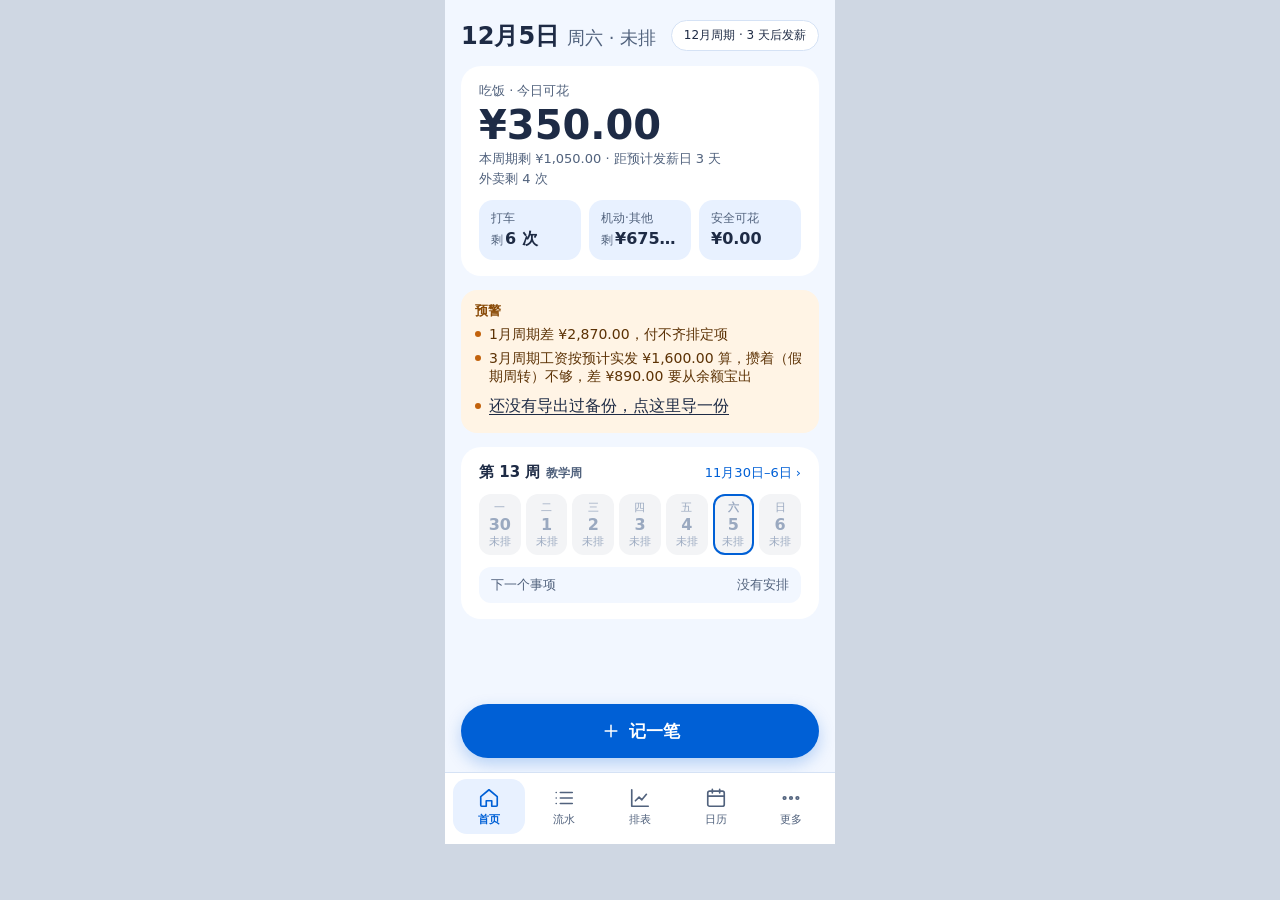
<file: index.html>
<!doctype html>
<html lang="zh-CN">
<head>
<meta charset="utf-8">
<meta name="viewport" content="width=device-width, initial-scale=1, viewport-fit=cover">
<title>记账</title>
<link rel="manifest" href="manifest.webmanifest">
<meta name="theme-color" content="#2563EB">
<meta name="apple-mobile-web-app-capable" content="yes">
<meta name="apple-mobile-web-app-status-bar-style" content="default">
<meta name="apple-mobile-web-app-title" content="记账">

<link rel="icon" type="image/svg+xml" href="favicon.svg">
<link rel="stylesheet" href="css/app.css">
</head>
<body>
<div class="phone">
  <div class="scroll" id="scroll"></div>
  <nav class="nav" aria-label="底部导航"></nav>
</div>
<script src="js/png-data.js"></script>
  <script src="js/calc.js"></script>
<script src="js/store.js"></script>
<script src="js/ui.js"></script>
<script>
/* 首页 = 打开 App 的第一个页面。加到主屏幕后点图标也到这里。 */
location.replace('pages/home.html');
</script>
</body>
</html>
</file>
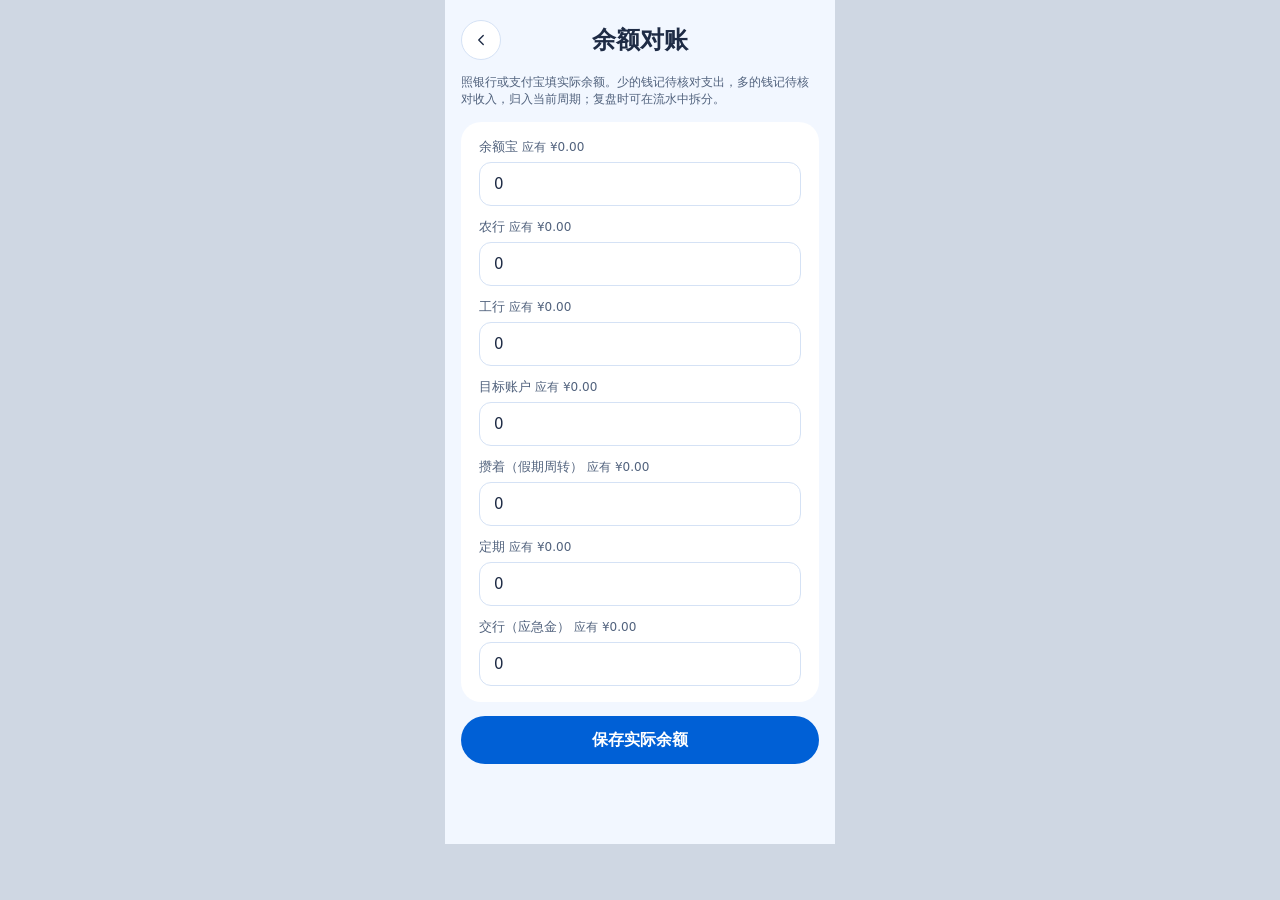
<file: pages/accounts.html>
<!doctype html>
<html lang="zh-CN"><head><meta charset="utf-8"><meta name="viewport" content="width=device-width, initial-scale=1, viewport-fit=cover"><title>余额对账</title><link rel="manifest" href="../manifest.webmanifest"><link rel="stylesheet" href="../css/app.css"></head>
<body><div class="phone"><div class="scroll" id="scroll"></div></div>
<script src="../js/calc.js"></script><script src="../js/store.js"></script><script src="../js/ui.js"></script>
<script>
(function () {
  var root = document.getElementById('scroll');
  function render() {
    var s = Store.state(), cycle = Calc.deriveCycle(s);
    var keys = Object.keys(s.accounts).concat(['jiaohang']);
    root.innerHTML = '<div class="topbar topbar--center"><a class="icon-btn" href="more.html" aria-label="返回">' + UI.icon('left', 18) + '</a><h1>余额对账</h1><span style="width:40px"></span></div>' +
      '<div class="hint">照银行或支付宝填实际余额。少的钱记待核对支出，多的钱记待核对收入，归入当前周期；复盘时可在流水中拆分。</div>' +
      '<section class="card">' + keys.map(function (key) {
        var expected = key === 'abc' ? Calc.expectedAbcBalance(s, cycle.key) : key === 'yuebao' ? Calc.expectedYuebaoBalance(s, cycle.key) : Store.accountBalance(s, key);
        return '<div class="field"><label for="balance-' + key + '">' + UI.esc(Calc.accountName(key)) + ' <span class="hint">应有 ' + UI.money(expected) + '</span></label><input class="input" id="balance-' + key + '" data-account="' + key + '" inputmode="decimal" value="' + expected + '"></div>';
      }).join('') + '</section><button class="btn btn--block" id="saveBalances">保存实际余额</button>';
    UI.on(root, '#saveBalances', 'click', function () {
      try {
        var values = {};
        UI.$$('[data-account]', root).forEach(function (el) {
          if (el.value.trim() === '' || !isFinite(Number(el.value)) || Number(el.value) < 0) throw new Error('请填写不小于 0 的实际余额');
          values[el.getAttribute('data-account')] = Number(el.value);
        });
        var result = Store.reconcileAccountBalances(values);
        if (!Store.lastWriteOk()) return;
        UI.toast(result.entries.length ? '已按实际余额更新，新增 ' + result.entries.length + ' 笔待核对流水' : '余额一致，未新增流水');
        render();
      } catch (e) { UI.toast(e.message); }
    });
  }
  render();
})();
</script></body></html>
</file>
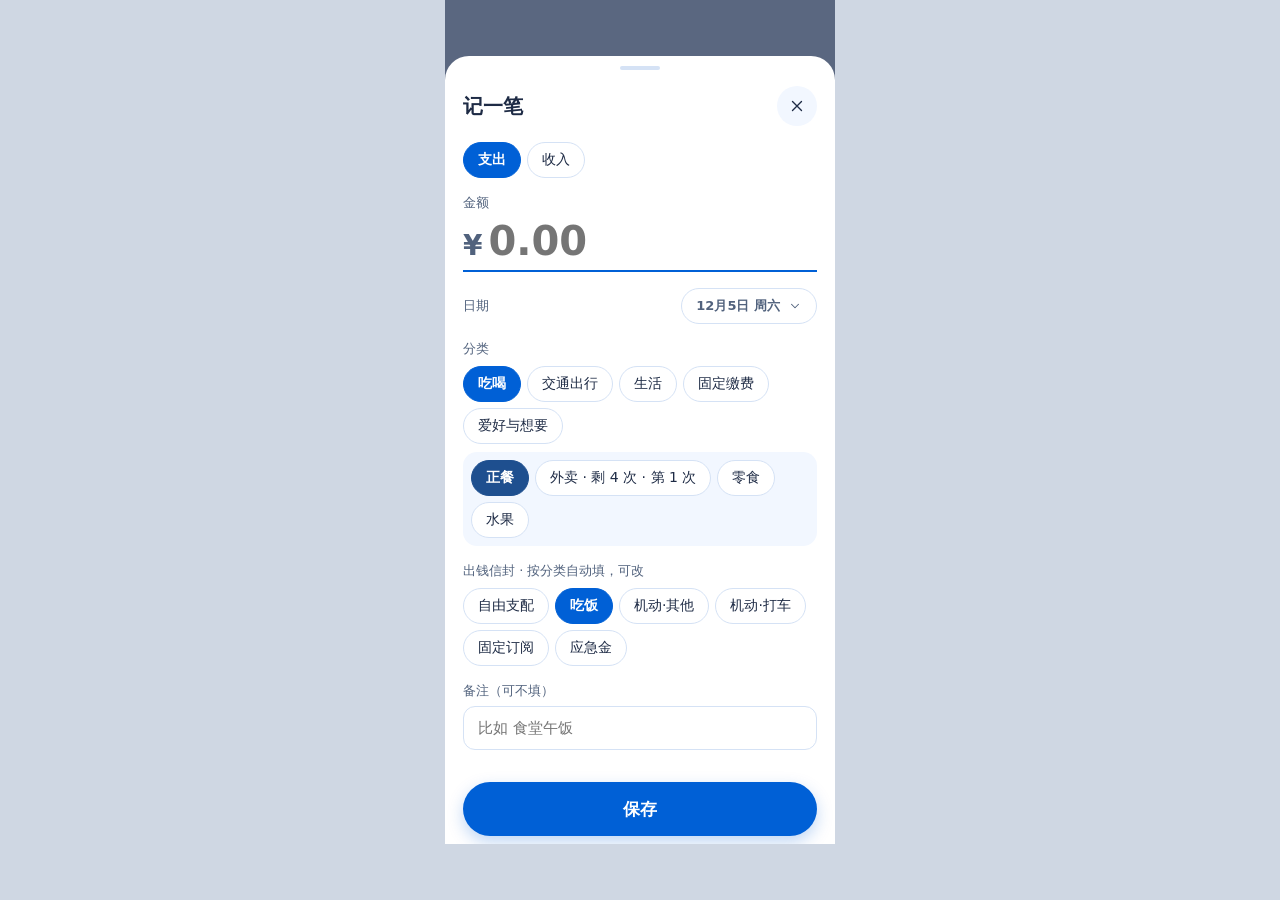
<file: pages/add.html>
<!doctype html>
<html lang="zh-CN">
<head>
<meta charset="utf-8">
<meta name="viewport" content="width=device-width, initial-scale=1, viewport-fit=cover">
<title>记一笔</title>
<link rel="manifest" href="../manifest.webmanifest">
<meta name="theme-color" content="#2563EB">

<link rel="icon" type="image/svg+xml" href="../favicon.svg">
<link rel="stylesheet" href="../css/app.css">
<link rel="stylesheet" href="../vendor/flatpickr/flatpickr.min.css">
</head>
<body>
<div class="phone">
  <div class="sheet-mask sheet-mask--short">
    <div class="sheet" id="sheet"></div>
  </div>
</div>
<script src="../js/png-data.js"></script>
  <script src="../js/calc.js"></script>
<script src="../js/store.js"></script>
<script src="../vendor/flatpickr/flatpickr.min.js"></script>
<script src="../vendor/flatpickr/zh.js"></script>
<script src="../js/ui.js"></script>
<script>
(function () {
  var S = Store.state();
  var cycle = Calc.deriveCycle(S);
  var env = Calc.envelopeState(S, cycle);

  /* 支持从别处带参数进来：日期 / 金额 / 分类 / 信封 / 备注 */
  var draft = {
    kind: 'expense',
    incomeCatId: 'c-income-subsidy',
    incomeAccount: 'icbc',
    date: UI.qs('date') || S.today,
    amount: UI.qsNum('amount') != null ? UI.qsNum('amount') : '',
    catId: UI.qs('catId') || 'c-food-main',
    envelope: UI.qs('envelope') || '',
    note: UI.qs('note') || '',
    time: Store.nowHM(),
    cycleKey: ''            // 发薪日归属：为空表示按日期自动归属
  };
  /* 第 8 节：从编辑页「已经买了」跳过来时带了排表项 id，
     相当于已经确认的匹配 —— 保存时移除该项并用实际金额写已买记录。
     这和「排表匹配检查确认」走完全相同的那段代码，两条路径合成一条。 */
  var fromPlanId = UI.qs('fromPlanId') || '';
  var fromPlanItem = null;
  if (fromPlanId) {
    var list = S.planItems || [];
    for (var fi = 0; fi < list.length; fi++) if (list[fi].id === fromPlanId) fromPlanItem = list[fi];
  }
  if (!draft.envelope) draft.envelope = Calc.defaultEnvelope(S, draft.catId, { cycle: cycle, env: env });

  /* 发薪日当天的支出归属（第 12 节）：日期等于某个发薪日才出现二选一 */
  var attrib = Calc.paydayAttribution(S, draft.date, draft.time);
  if (attrib.isPayday && !draft.cycleKey) draft.cycleKey = attrib.defaultCycleKey;

  var body = document.getElementById('sheet');

  /* 排表匹配检查的当前状态：命中时先问，确认了才保存 */
  var match = { hidden: true, result: null, answer: null, removeId: '' };

  function refreshMatch() {
    if (draft.kind === 'income') {
      match = { hidden: true, result: null, answer: null, removeId: '' };
      return;
    }
    /* 已经从「已经买了」确认过匹配时，不用再问 */
    if (fromPlanItem) {
      match.result = { applies: true, hit: null, candidates: [] };
      match.hidden = true;
      match.answer = 'confirmed';
      match.removeId = fromPlanItem.id;
      return;
    }
    match.result = Calc.planMatchCheck(S, draft);
    match.hidden = !match.result.applies || !match.result.candidates.length;
    match.answer = null;
    match.removeId = '';
  }
  refreshMatch();

  /** 保存前若有匹配检查没答完，先弹出来问 */
  function ensureMatchAnswered() {
    if (match.hidden) return true;
    if (match.answer) return true;
    render();
    UI.toast('先确认这笔是不是排表里的项目');
    return false;
  }

  function counterText(catId) {
    var cat = Calc.findCategory(S, catId);
    var n = Calc.categoryCounter(S, catId, cycle.key);
    if (cat.name === '外卖（计次）') {
      return env.takeout.leftCount <= 0
        ? '外卖 · 剩 0 次 · 本次从自由支配出'
        : '外卖 · 剩 ' + env.takeout.leftCount + ' 次 · 第 ' + n + ' 次';
    }
    if (cat.name === '打车（计次）') {
      return env.taxi.leftCount <= 0
        ? '打车 · 剩 0 次 · 本次从自由支配出'
        : '打车 · 剩 ' + env.taxi.leftCount + ' 次 · 第 ' + n + ' 次';
    }
    return cat.name;
  }

  function feedbackHtml() {
    var impact = Calc.impactOfEntry(S, {
      amount: draft.amount, catId: draft.catId, envelope: draft.envelope, date: draft.date,
      cycleKey: draft.cycleKey, id: '__preview__'
    });
    var impactHtml = '';
    if (draft.kind !== 'income' && draft.envelope === 'free' && Number(draft.amount) > 0 && impact.applies) {
      impactHtml = '<div class="callout callout--warn"><span class="t">记下后的影响</span><span>' + UI.esc(impact.text) + '</span></div>';
    }
    var matchHtml = '';
    if (!match.hidden) {
      var mc = match.result, hit = mc && mc.hit;
      var title = hit ? ('这笔是不是排表里的「' + UI.esc(hit.name) + '」？') : '这笔对应排表里的哪一项？';
      matchHtml = '<div class="callout callout--warn" id="matchBox"><span class="t">' + title + '</span>' +
        (hit ? '<span>判断依据：' + hit.reason +
          (hit.nameHit ? '（共同词 ' + hit.runLen + ' 字）' : '（差 ¥' + Calc.num(hit.amountDiff) + '）') + '</span>' : '') +
        '<div class="chips" style="margin-top:8px">' + mc.candidates.map(function (c) {
          return '<button type="button" class="chip" data-match-pick="' + UI.esc(c.id) + '" aria-pressed="' +
            (match.answer === 'yes' && match.removeId === c.id) + '">' + UI.esc(c.name) + '</button>';
        }).join('') + '<button type="button" class="chip" data-match="no" aria-pressed="' + (match.answer === 'no') + '">不是</button></div>' +
        '<div class="hint">确认后该项会从排表移除，以实际金额为准。</div></div>';
    }
    return matchHtml + impactHtml;
  }

  function updateFeedback() { body.querySelector('#entryFeedback').innerHTML = feedbackHtml(); }

  function render() {
    S = Store.state();
    env = Calc.envelopeState(S, cycle);
    var isIncome = draft.kind === 'income';
    var incomeHtml = '<div class="stack--sm"><span class="card-label">收入分类</span><div class="chips">' +
      Calc.incomeCategories().map(function (c) {
        return '<button type="button" class="chip" data-income-cat="' + c.id + '" aria-pressed="' + (draft.incomeCatId === c.id) + '">' + c.name + '</button>';
      }).join('') + '</div></div>' +
      (draft.incomeCatId === 'c-income-salary'
        ? '<div class="hint">完成「发薪日」流程会自动记一笔工资收入并完成资金分配，工资不在这里重复入账。</div>'
        : '<div class="field"><label for="incomeAccount">入账账户</label><select class="input" id="incomeAccount">' +
          ['icbc', 'abc', 'yuebao', 'jiaohang'].map(function (key) {
            return '<option value="' + key + '"' + (draft.incomeAccount === key ? ' selected' : '') + '>' + Calc.accountName(key) + '</option>';
          }).join('') + '</select></div>' +
          '<div class="hint">只增加所选账户余额，不增加日常信封额度。自己的账户间转账不要记成收入。</div>' +
          (draft.incomeCatId === 'c-income-yield' ? '<div class="hint">收益平时不逐笔记；每个周期由 AI 核对四个账户和随记流水后，每个账户各记一笔汇总收益。</div>' : ''));

    var cat = Calc.findCategory(S, draft.catId);
    var cat1Html = S.categories.map(function (g) {
      var on = g.id === cat.parentId;
      return '<button type="button" class="chip" data-cat1="' + g.id + '" aria-pressed="' + on + '">' + UI.esc(g.name) + '</button>';
    }).join('');
    var cat2Html = (function () {
      var g = null;
      S.categories.forEach(function (x) { if (x.id === cat.parentId) g = x; });
      if (!g) return '<div class="hint">这个分类已被删掉</div>';
      return g.children.map(function (c) {
        return '<button type="button" class="chip" data-cat="' + c.id + '" aria-pressed="' + (c.id === draft.catId) + '">' +
          UI.esc(counterText(c.id)) + '</button>';
      }).join('');
    })();

    var ENV_LABEL = { food: '吃饭', sub: '固定订阅', taxi: '机动·打车', other: '机动·其他', free: '自由支配', emergency: '应急金' };
    var envHtml = ['free', 'food', 'other', 'taxi', 'sub', 'emergency'].map(function (k) {
      return '<button type="button" class="chip" data-env="' + k + '" aria-pressed="' + (draft.envelope === k) + '">' +
        ENV_LABEL[k] + '</button>';
    }).join('');

    /* 发薪日归属二选一（第 12 节） */
    var attribHtml = '';
    if (attrib.isPayday) {
      attribHtml = '<div class="stack--sm" style="display:flex;flex-direction:column;gap:8px">' +
        '<span class="card-label">这笔属于</span>' +
        '<div class="chips">' + attrib.options.map(function (o) {
          return '<button type="button" class="chip" data-cyclekey="' + o.key + '" aria-pressed="' + (draft.cycleKey === o.key) + '">' +
            UI.esc(o.label) + '</button>';
        }).join('') + '</div>' +
        '<div class="hint">发薪日当天的账默认算上一周期；想算进新周期就改选。</div>' +
        '</div>';
    }

    body.innerHTML =
      '<div class="sheet-grip"></div>' +
      '<div class="topbar topbar--center">' +
        '<h2>记一笔</h2>' +
        '<a class="icon-btn icon-btn--flat" href="' + UI.url('flow.html') + '?date=' + draft.date + '" aria-label="关闭">' + UI.icon('close', 18) + '</a>' +
      '</div>' +

      '<div class="chips" aria-label="收支类型">' +
        '<button type="button" class="chip" data-kind="expense" aria-pressed="' + !isIncome + '">支出</button>' +
        '<button type="button" class="chip" data-kind="income" aria-pressed="' + isIncome + '">收入</button>' +
      '</div>' +

      '<div class="field">' +
        '<label for="amount">金额</label>' +
        '<div class="amount-row"><span class="cur">¥</span>' +
        '<input id="amount" inputmode="decimal" value="' + (draft.amount === '' ? '' : draft.amount) + '" placeholder="0.00"></div>' +
      '</div>' +

      '<div class="row-between">' +
        '<span class="card-label">日期</span>' +
        UI.datePicker('pickDate', draft.date, { max: Store.today() }) +
      '</div>' +

      (isIncome ? incomeHtml : '<div class="stack--sm" style="display:flex;flex-direction:column;gap:8px">' +
        '<span class="card-label">分类</span>' +
        '<div class="chips">' + cat1Html + '</div>' +
        '<div class="chips chips--box chips--sub">' + cat2Html + '</div>' +
      '</div>' +

      '<div class="stack--sm" style="display:flex;flex-direction:column;gap:8px">' +
        '<span class="card-label">出钱信封 · 按分类自动填，可改</span>' +
        '<div class="chips">' + envHtml + '</div>' +
        (draft.envelope === 'free' ? '<div class="hint">自由支配的钱从余额宝出，会影响排表预测。</div>' : '') +
        (draft.envelope === 'emergency' ? '<div class="hint">应急金从交行应急金余额出。</div>' : '') +
      '</div>') +

      '<div class="field">' +
        '<label for="note">备注（可不填）</label>' +
        '<input id="note" class="input" value="' + UI.esc(draft.note) + '" placeholder="' + (isIncome ? '比如 交通补贴、周期收益汇总' : '比如 食堂午饭') + '">' +
      '</div>' +

      '<div class="stack" id="entryFeedback">' + feedbackHtml() + '</div>' +

      attribHtml +

      '<div class="sheet-actions">' +
        '<button type="button" class="btn btn--lg btn--block" id="save">' + (isIncome && draft.incomeCatId === 'c-income-salary' ? '去发薪日流程' : '保存') + '</button>' +
      '</div>';

    /* 交互 */
    UI.on(body, '[data-kind]', 'click', function (el) {
      draft.kind = el.getAttribute('data-kind'); refreshMatch(); render();
    });
    UI.on(body, '[data-income-cat]', 'click', function (el) {
      draft.incomeCatId = el.getAttribute('data-income-cat'); render();
    });
    UI.on(body, '#incomeAccount', 'change', function (el) { draft.incomeAccount = el.value; });
    UI.on(body, '#amount', 'input', function (el) {
      draft.amount = el.value === '' ? '' : Number(el.value);
      refreshMatch();
      updateFeedback();
    });
    UI.on(body, '[data-cat]', 'click', function (el) {
      draft.catId = el.getAttribute('data-cat');
      draft.envelope = Calc.defaultEnvelope(S, draft.catId, { cycle: cycle, env: env });
      refreshMatch();
      render();
    });
    UI.on(body, '[data-cat1]', 'click', function (el) {
      var gid = el.getAttribute('data-cat1');
      S.categories.forEach(function (g) {
        if (g.id === gid && g.children.length) {
          draft.catId = g.children[0].id;
          draft.envelope = Calc.defaultEnvelope(S, draft.catId, { cycle: cycle, env: env });
        }
      });
      refreshMatch();
      render();
    });
    UI.on(body, '[data-env]', 'click', function (el) {
      draft.envelope = el.getAttribute('data-env');
      refreshMatch();
      render();
    });
    UI.on(body, '#note', 'input', function (el) {
      draft.note = el.value;
      refreshMatch();
      updateFeedback();
    });
    UI.on(body, '[data-match]', 'click', function (el) {
      match.answer = 'no'; match.removeId = ''; updateFeedback();
    });
    UI.on(body, '[data-match-pick]', 'click', function (el) {
      match.answer = 'yes'; match.removeId = el.getAttribute('data-match-pick'); updateFeedback();
    });
    UI.on(body, '[data-cyclekey]', 'click', function (el) {
      draft.cycleKey = el.getAttribute('data-cyclekey');
      render();
    });
    UI.onDateChange(body, '#pickDate', function (value) {
      draft.date = value;
      attrib = Calc.paydayAttribution(S, draft.date, draft.time);
      draft.cycleKey = attrib.isPayday ? attrib.defaultCycleKey : '';
      refreshMatch();
      render();
    });
UI.on(body, '#save', 'click', function () {
      if (isIncome && draft.incomeCatId === 'c-income-salary') { location.href = UI.url('payday.html'); return; }
      var amt = Number(draft.amount);
      if (!isFinite(amt) || Calc.round2(amt) <= 0) { UI.toast('请输入大于 0 的金额'); return; }
      if (isIncome) {
        if (draft.date > Store.today()) { UI.toast('日期不能晚于今天'); return; }
        try {
          Store.addEntry({ amount: -amt, catId: draft.incomeCatId, envelope: 'income', account: draft.incomeAccount,
            date: draft.date, time: draft.time, cycleKey: draft.cycleKey, note: draft.note });
          if (Store.lastWriteOk()) location.href = UI.url('flow.html') + '?date=' + draft.date;
        } catch (e) { UI.toast(e.message); }
        return;
      }
    /* 第 6 节：日期不能晚于今天（流水只记已经发生的花费） */
  if (draft.date && draft.date > Store.today()) {
     UI.toast('日期不能晚于今天，将来要花的钱放进排表');
        draft.date = Store.today();
        render();
        return;
      }
if (!ensureMatchAnswered()) return;
      /* 第 8 节：两条转支出的路径在这里合成一条 ——
         「已经买了」（fromPlanId）和「排表匹配检查确认」都是保存时
         用实际金额写已买记录 + 移除排表项。
         用户在这之前关闭或取消，排表项还在、也不会有半截记录。 */
      if (match.removeId && (match.answer === 'yes' || match.answer === 'confirmed')) {
        var res = Store.addEntry(draft);
        if (!Store.lastWriteOk()) return;
        Store.removePlanItem(match.removeId, {
          bought: true,
          amount: amt,              // 实际金额，可能和排表里的估计金额不同
          cycleKey: draft.cycleKey || Calc.deriveCycle(Store.state()).key,
          date: draft.date,
          entryId: res.entry.id     // 直接关联上，不用事后回填
        });
        location.href = UI.url('flow.html') + '?date=' + draft.date;
        return;
      }
      Store.addEntry(draft);
      if (!Store.lastWriteOk()) return;
      location.href = UI.url('flow.html') + '?date=' + draft.date;
    });
  }

  render();
})();
</script>
</body>
</html>
</file>
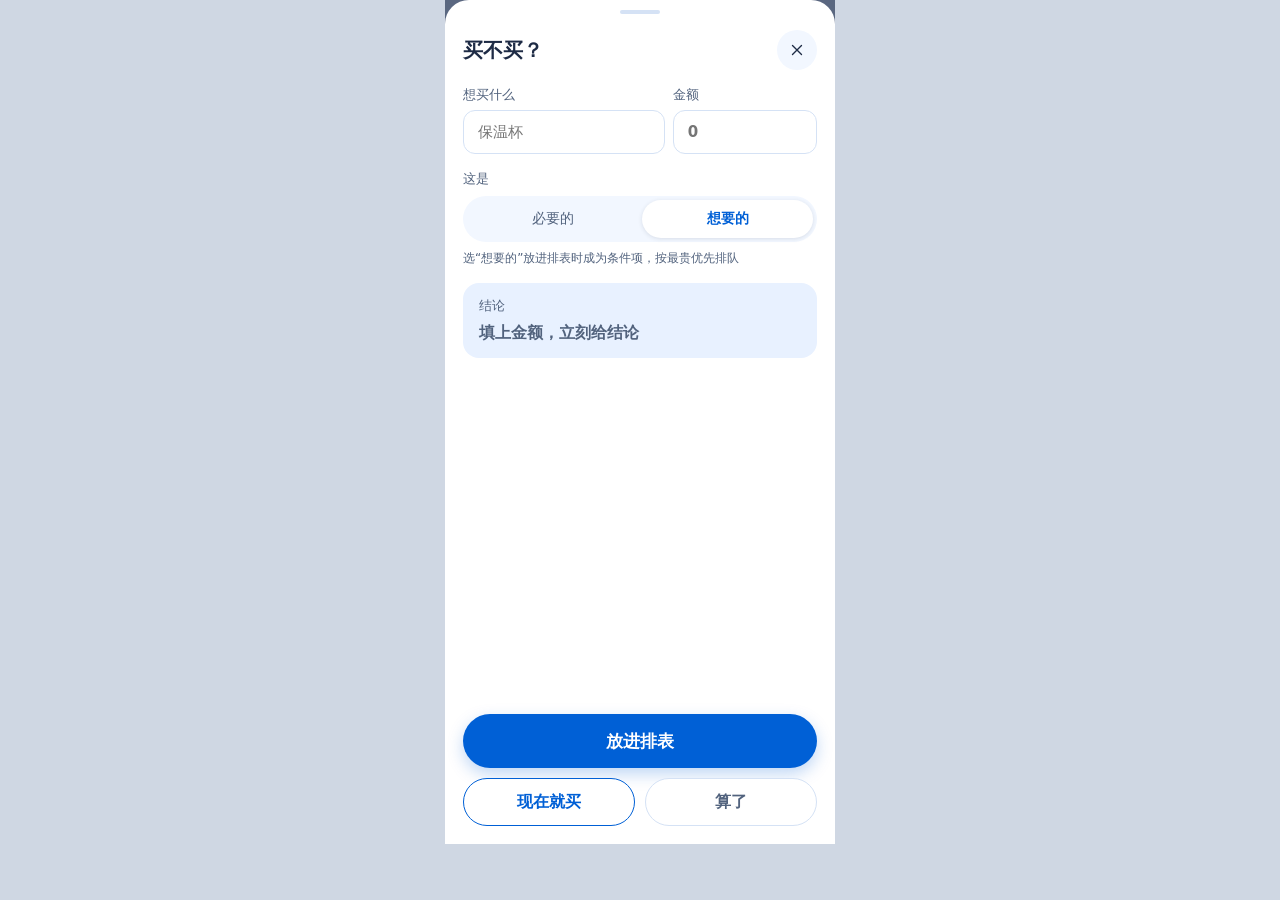
<file: pages/buy.html>
<!doctype html>
<html lang="zh-CN">
<head>
<meta charset="utf-8">
<meta name="viewport" content="width=device-width, initial-scale=1, viewport-fit=cover">
<title>买不买</title>
<link rel="manifest" href="../manifest.webmanifest">
<meta name="theme-color" content="#2563EB">

<link rel="icon" type="image/svg+xml" href="../favicon.svg">
<link rel="stylesheet" href="../css/app.css">
</head>
<body>
<div class="phone">
  <div class="sheet-mask">
    <div class="sheet" id="sheet"></div>
  </div>
</div>
<script src="../js/png-data.js"></script>
  <script src="../js/calc.js"></script>
<script src="../js/store.js"></script>
<script src="../js/ui.js"></script>
<script>
(function () {
  var S = Store.state();
  var draft = {
    name: UI.qs('name') || '',
    amount: UI.qsNum('amount') != null ? UI.qsNum('amount') : '',
    kind: 'want',
    cycleKey: Calc.nextCycleKeys(Calc.deriveCycle(S).key, 1)[0]
  };
  var body = document.getElementById('sheet');
  var lastVerdict = null;

  function cycleOptions() {
    var keys = [Calc.deriveCycle(S).key].concat(Calc.nextCycleKeys(Calc.deriveCycle(S).key, 8));
    return keys.map(function (k) {
      return '<option value="' + k + '"' + (draft.cycleKey === k ? ' selected' : '') + '>' + Calc.cycleLabel(k) + '</option>';
    }).join('');
  }

  function render() {
    S = Store.state();
    var v = null;
    if (draft.amount !== '' && Number(draft.amount) > 0) {
      v = Calc.buyVerdict(S, { name: draft.name, amount: Number(draft.amount), kind: draft.kind, cycleKey: draft.cycleKey });
      lastVerdict = v;
    }
    var isNeed = draft.kind === 'need';

    var verdictHtml;
    if (!v) {
      verdictHtml = '<div class="verdict"><span class="verdict__label">结论</span>' +
        '<span class="verdict__main" style="color:var(--ink-2);font-size:16px">填上金额，立刻给结论</span></div>';
    } else {
      verdictHtml = '<div class="verdict">' +
        '<span class="verdict__label">结论</span>' +
        '<span class="verdict__main' + (v.conclusion === 'no' ? ' no' : '') + '">' + UI.esc(v.label) + '</span>' +
        '<div class="verdict__reasons">' +
          v.reasons.map(function (r) { return '<span>· ' + UI.esc(r) + '</span>'; }).join('') +
        '</div></div>';
    }

    body.innerHTML =
      '<div class="sheet-grip"></div>' +
      '<div class="topbar topbar--center">' +
        '<h2>买不买？</h2>' +
        '<a class="icon-btn icon-btn--flat" href="' + UI.url('plan.html') + '" aria-label="关闭">' + UI.icon('close', 18) + '</a>' +
      '</div>' +

      '<div class="grid2" style="grid-template-columns:minmax(0,1.4fr) minmax(0,1fr)">' +
        '<div class="field"><label for="name">想买什么</label>' +
          '<input id="name" class="input" value="' + UI.esc(draft.name) + '" placeholder="保温杯"></div>' +
        '<div class="field"><label for="price">金额</label>' +
          '<input id="price" class="input input--num" inputmode="decimal" value="' + (draft.amount === '' ? '' : draft.amount) + '" placeholder="0"></div>' +
      '</div>' +

      '<div class="stack--sm" style="display:flex;flex-direction:column;gap:8px">' +
        '<span class="card-label">这是</span>' +
        '<div class="seg">' +
          '<button type="button" data-kind="need" aria-pressed="' + isNeed + '">必要的</button>' +
          '<button type="button" data-kind="want" aria-pressed="' + !isNeed + '">想要的</button>' +
        '</div>' +
        (isNeed
          ? '<select id="payCycle" class="input">' + cycleOptions() + '</select>' +
            '<span class="hint">选“必要的”会再让你选付款周期，放进排表时成为排定项</span>'
          : '<span class="hint">选“想要的”放进排表时成为条件项，按最贵优先排队</span>') +
      '</div>' +

      verdictHtml +

      '<div class="sheet-actions">' +
        '<button type="button" class="btn btn--lg btn--block" id="addPlan"' + (v && v.conclusion === 'no' ? ' disabled' : '') + '>放进排表</button>' +
        '<div class="btn-row">' +
          '<button type="button" class="btn btn--outline" id="buyNow">现在就买</button>' +
          '<a class="btn btn--muted" href="' + UI.url('plan.html') + '">算了</a>' +
        '</div>' +
      '</div>';

    function softUpdate() {
      var a = Number(draft.amount);
      if (!a || a <= 0) return;
      var vv = Calc.buyVerdict(S, { name: draft.name, amount: a, kind: draft.kind, cycleKey: draft.cycleKey });
      lastVerdict = vv;
      var box = body.querySelector('.verdict');
      if (!box) return;
      box.outerHTML = '<div class="verdict">' +
        '<span class="verdict__label">结论</span>' +
        '<span class="verdict__main' + (vv.conclusion === 'no' ? ' no' : '') + '">' + UI.esc(vv.label) + '</span>' +
        '<div class="verdict__reasons">' +
          vv.reasons.map(function (r) { return '<span>· ' + UI.esc(r) + '</span>'; }).join('') +
        '</div></div>';
      body.querySelector('#addPlan').disabled = (vv.conclusion === 'no');
    }

    UI.on(body, '#name', 'input', function (el) { draft.name = el.value; });
    UI.on(body, '#price', 'input', function (el) {
      draft.amount = el.value === '' ? '' : Number(el.value);
      softUpdate();
    });
    UI.on(body, '[data-kind]', 'click', function (el) { draft.kind = el.getAttribute('data-kind'); render(); });
    UI.on(body, '#payCycle', 'change', function (el) { draft.cycleKey = el.value; softUpdate(); });

    UI.on(body, '#addPlan', 'click', function () {
      if (!lastVerdict) { UI.toast('先填金额'); return; }
      Store.addFromVerdict({
        addAs: lastVerdict.addAs,
        name: draft.name || '未命名',
        amount: Number(draft.amount),
        cycleKey: draft.cycleKey
      });
      location.href = UI.url('plan.html');
    });

/* 第 8 节：「现在就买」不能绕过匹配检查 —— 一定要跳到记一笔，
       由记一笔的排表匹配检查来确认是不是排表里的某一项。
       这里预填名称和金额，并带上 fromBuy 标记让记一笔提示用户。 */
    UI.on(body, '#buyNow', 'click', function () {
      if (!lastVerdict) { UI.toast('先填金额'); return; }
      if (lastVerdict.conclusion === 'no') { UI.toast('不建议买，这条路走不通'); return; }
      UI.go('add.html', {
     amount: Number(draft.amount),
        catId: draft.kind === 'need' ? 'c-trans-need' : 'c-hobby-extra',
        envelope: 'free',
        note: draft.name,
   fromBuy: '1'
      });
    });
  }

  render();
})();
</script>
</body>
</html>
</file>
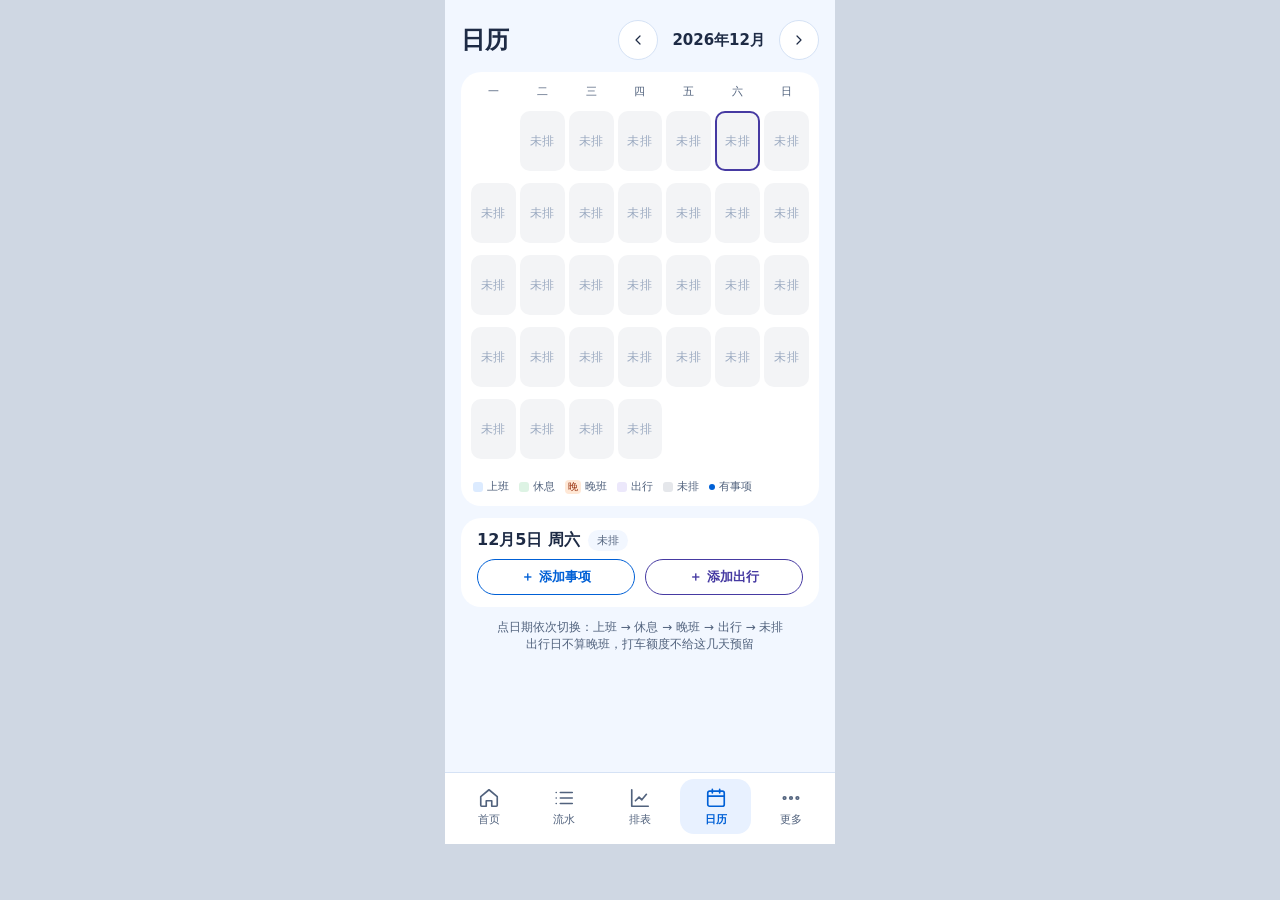
<file: pages/calendar.html>
<!doctype html>
<html lang="zh-CN">
<head>
<meta charset="utf-8">
<meta name="viewport" content="width=device-width, initial-scale=1, viewport-fit=cover">
<title>日历</title>
<link rel="manifest" href="../manifest.webmanifest">
<meta name="theme-color" content="#2563EB">

<link rel="icon" type="image/svg+xml" href="../favicon.svg">
<link rel="stylesheet" href="../css/app.css">
</head>
<body>
<div class="phone">
  <div class="scroll scroll--tight" id="scroll"></div>
  <nav class="nav" aria-label="底部导航"></nav>
</div>
<script src="../js/png-data.js"></script>
  <script src="../js/calc.js"></script>
<script src="../js/store.js"></script>
<script src="../js/ui.js"></script>
<script>
(function () {
  document.querySelector('.nav').outerHTML = UI.nav('calendar');
  var root = document.getElementById('scroll');
  var S0 = Store.state();
  var y = Number(UI.qs('y')) || Number(S0.today.slice(0, 4));
  var m = Number(UI.qs('m')) || Number(S0.today.slice(5, 7));
  var sel = UI.qs('date') || S0.today;

  function render() {
    var S = Store.state();
    var cells = Calc.monthGrid(S, y, m);
    var trips = S.trips || [];

    /* 出行横条：把跨越多天的出行画成一条连贯的横条（规格第 11 节）。
       做法：先算出这段出行在月网格里覆盖的列区间，再按区间一次画出来，
       不要按「起点/终点」各画一段，否则中间会断开。 */
    var bars = [];
    trips.forEach(function (t) {
      var from = Math.max(t.start, y + '-' + Calc.pad2(m) + '-01');
      var lastDay = Calc.daysInMonth(y, m);
      var to = Math.min(t.end, y + '-' + Calc.pad2(m) + '-' + Calc.pad2(lastDay));
      if (from > to) return;
      /* 找出这段出行落在月网格里的首末列（网格共 6 行 × 7 列，周一开头） */
      var firstIdx = -1, lastIdx = -1;
      cells.forEach(function (c, i) {
        if (!c.date || c.date < from || c.date > to) return;
        if (firstIdx < 0) firstIdx = i;
        lastIdx = i;
      });
      if (firstIdx < 0) return;
      var c0 = firstIdx % 7, c1 = lastIdx % 7, span = c1 - c0 + 1;
      var cls = 'trip-bar ' + (span > 1 ? 'trip-bar--mid' : 'trip-bar--start');
      bars.push('<div class="' + cls + '" style="left:calc(' + c0 + ' * (100% / 7) + 2px);' +
        'width:calc(' + span + ' * (100% / 7) - 4px);">' + UI.esc(t.title) + '</div>');
    });

    var rowsHtml = '';
    for (var i = 0; i < cells.length; i += 7) {
      rowsHtml += '<div class="month-row">' + cells.slice(i, i + 7).map(function (c) {
if (!c.date) return '<div class="mcell mcell--out"></div>';
        var cls = 'mcell mcell--' + c.status + (c.date === S.today ? ' is-today' : '') + (c.date === sel ? ' is-selected' : '');
        // 第 11 节：没排班的日子显示「未排」，不能显示成「休」
        var showUnset = (c.status === 'unset');
        return '<button type="button" class="' + cls + '" data-date="' + c.date + '">' +
   (showUnset ? '<span class="unset-label">未排</span>' : c.label) +
  (c.status === 'night' ? '<span class="night-badge">晚</span>' : '') +
          (c.status === 'travel' ? '<span class="travel-label">出行</span>' : '') +
          (c.hasEvent ? '<span class="event-dot"></span>' : '') +
    '</button>';
      }).join('') + '</div>';
    }

    var selStatus = Calc.dayStatus(S, sel);
    var dayEvents = (S.events || []).filter(function (e) { return e.date === sel; });
    var dayTrips = Calc.tripsCovering(S, sel);

    var detail =
      '<div class="inline"><span style="font-size:16px;font-weight:700">' + Calc.mdLabel(sel) + ' ' + Calc.weekdayCN(sel) + '</span>' +
      UI.tag(UI.statusText(selStatus), selStatus === 'travel' ? 'purple' : 'muted') + '</div>';

    dayTrips.forEach(function (t) {
      detail += '<div class="row-between" style="background:var(--purple-bg);border-radius:12px;padding:10px 12px">' +
        '<span style="font-size:14px">' + UI.esc(t.title) + '</span>' +
        '<span class="hint">' + Calc.mdLabel(t.start) + (t.end !== t.start ? '–' + Calc.mdLabel(t.end) : '') + '</span></div>';
    });

    dayEvents.forEach(function (e) {
      detail += '<div class="inline" style="align-items:flex-start;gap:12px;background:var(--bg);border-radius:12px;padding:10px 12px">' +
        '<span style="font-size:15px;font-weight:700;color:var(--blue)">' + UI.esc(e.time) + '</span>' +
        '<div style="flex:1"><div style="font-size:15px;font-weight:500">' + UI.esc(e.title) + '</div>' +
        '<div class="hint" style="margin-top:2px">' + UI.remindText(e.remind) + '</div></div>' +
        '<button type="button" class="item-row__edit" data-delev="' + e.id + '" aria-label="删除事项">' + UI.icon('close', 14) + '</button>' +
        '</div>';
    });

    detail += '<div class="btn-row">' +
      '<button type="button" class="btn btn--outline btn--sm" id="addEvent">＋ 添加事项</button>' +
      '<button type="button" class="btn btn--purple btn--sm" id="addTrip">＋ 添加出行</button>' +
      '</div>';

    root.innerHTML =
      '<div class="topbar topbar--center">' +
        '<h1>日历</h1>' +
        '<div class="inline">' +
          '<button type="button" class="icon-btn" data-mon="-1" aria-label="上个月">' + UI.icon('left', 16) + '</button>' +
          '<span style="font-size:15px;font-weight:700;padding:0 6px">' + y + '年' + m + '月</span>' +
          '<button type="button" class="icon-btn" data-mon="1" aria-label="下个月">' + UI.icon('right', 16) + '</button>' +
        '</div>' +
      '</div>' +

      '<section class="card" style="padding:12px 10px">' +
        '<div class="month-head"><span>一</span><span>二</span><span>三</span><span>四</span><span>五</span><span>六</span><span>日</span></div>' +
        rowsHtml +
        (bars.length ? '<div style="position:relative;height:0">' + bars.join('') + '</div>' : '') +
'<div class="legend">' +
          '<span><i style="background:var(--blue-150)"></i>上班</span>' +
          '<span><i style="background:var(--green)"></i>休息</span>' +
     '<span><span style="font-size:10px;color:#9A3412;background:var(--orange-chip);border-radius:4px;padding:0 3px">晚</span>晚班</span>' +
          '<span><i style="background:var(--purple-bg)"></i>出行</span>' +
          '<span><i style="background:var(--gray-200,#E5E7EB)"></i>未排</span>' +
          '<span><i style="background:var(--blue);width:6px;height:6px;border-radius:3px"></i>有事项</span>' +
   '</div>' +
      '</section>' +

      '<section class="card card--tight">' + detail + '</section>' +

      '<div class="hint" style="text-align:center">点日期依次切换：上班 → 休息 → 晚班 → 出行 → 未排<br>出行日不算晚班，打车额度不给这几天预留</div>';

    UI.on(root, '[data-mon]', 'click', function (el) {
      m += Number(el.getAttribute('data-mon'));
      if (m < 1) { m = 12; y--; }
      if (m > 12) { m = 1; y++; }
      render();
    });
    UI.on(root, '[data-date]', 'click', function (el) {
      sel = el.getAttribute('data-date');
      /* 规格第 11 节：点日期依次切换 上班 → 休息 → 晚班 → 出行 */
      Store.cycleDayStatus(sel);
      render();
    });
    UI.on(root, '[data-delev]', 'click', function (el) {
      Store.removeById('events', el.getAttribute('data-delev'));
      render();
    });

    var ae = root.querySelector('#addEvent');
    if (ae) ae.onclick = function () {
      var title = prompt('事项名称', '新事项');
      if (!title) return;
      var time = prompt('时间（HH:MM）', '09:00');
      var remindDay = confirm('提前 1 天提醒？\n（取消 = 只提前 1 小时）');
      Store.addEvent({ date: sel, time: time || '09:00', title: title, remind: remindDay ? [1440, 60] : [60] });
      render();
      UI.toast('已添加。这个 App 只存提醒设置，不真的响铃');
    };
    var at = root.querySelector('#addTrip');
    if (at) at.onclick = function () {
      var title = prompt('出行名称', '出行');
      if (!title) return;
      var end = prompt('结束日期（YYYY-MM-DD，出行含这天）', sel);
      Store.addTrip({ title: title, start: sel, end: end || sel });
      render();
      UI.toast('已添加出行，这几天不算晚班');
    };
  }

  render();
})();
</script>
</body>
</html>
</file>
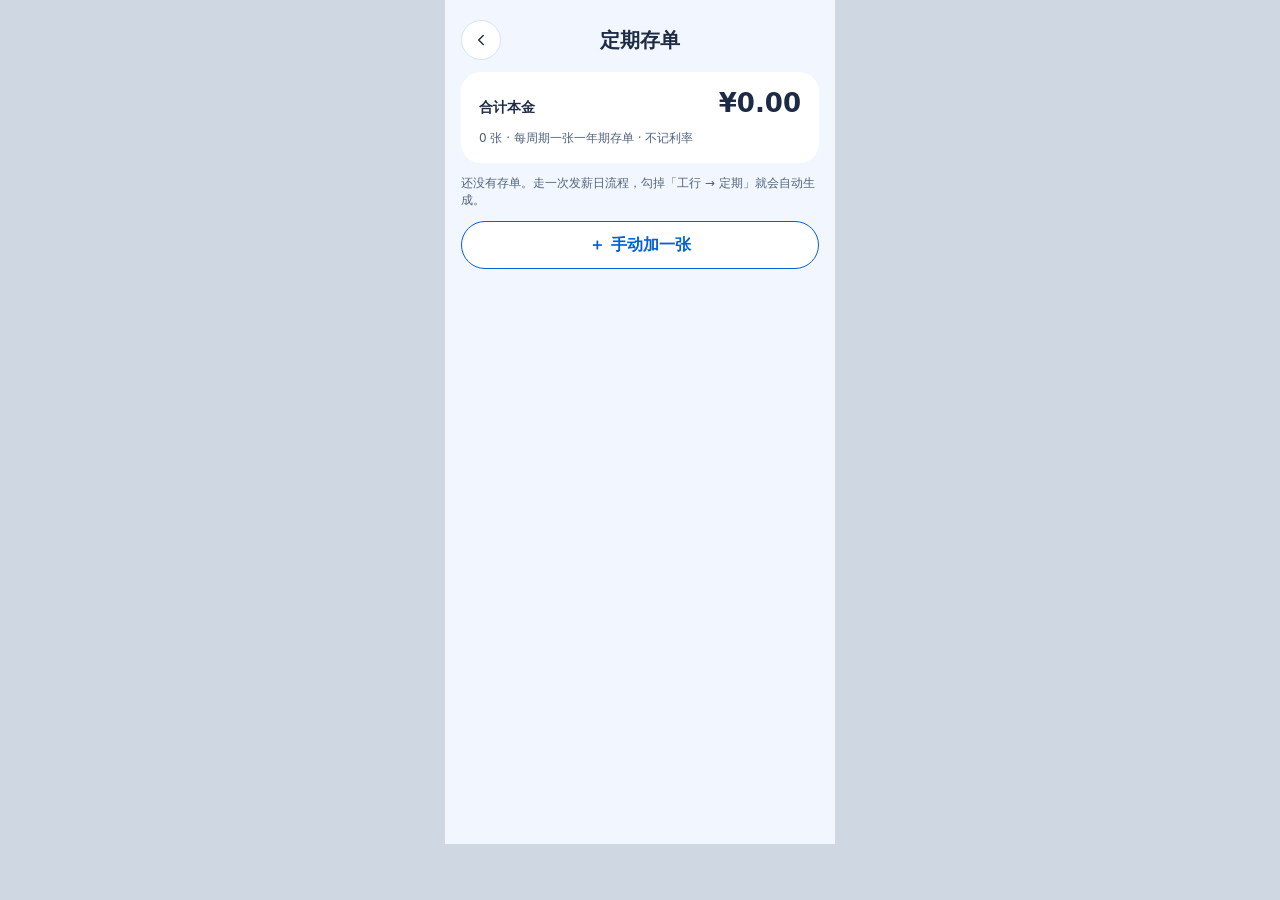
<file: pages/deposits.html>
<!doctype html>
<html lang="zh-CN">
<head>
<meta charset="utf-8">
<meta name="viewport" content="width=device-width, initial-scale=1, viewport-fit=cover">
<title>定期存单</title>
<link rel="manifest" href="../manifest.webmanifest">
<meta name="theme-color" content="#2563EB">

<link rel="icon" type="image/svg+xml" href="../favicon.svg">
<link rel="stylesheet" href="../css/app.css">
</head>
<body>
<div class="phone phone--tall">
  <div class="scroll scroll--tight" id="scroll"></div>
</div>
<script src="../js/png-data.js"></script>
  <script src="../js/calc.js"></script>
<script src="../js/store.js"></script>
<script src="../js/ui.js"></script>
<script>
(function () {
  var root = document.getElementById('scroll');

  function render() {
    var S = Store.state();
    var deps = Calc.depositPlans(S);
    var total = Calc.sum(deps, function (d) { return d.principal; });
    var matured = deps.filter(function (d) { return d.dueDate <= S.today; });

    var rows = deps.map(function (d) {
      var isDue = d.dueDate <= S.today;
      return '<section class="card card--tight">' +
        '<div class="row-between" style="align-items:baseline">' +
          '<span style="font-size:15px;font-weight:600">' + UI.money(d.principal) +
            (isDue ? ' <span class="tag tag--warn">已到期</span>' : '') + '</span>' +
          '<span class="hint">' + d.openDate + ' 开出</span>' +
        '</div>' +
        '<div class="hint">到期日 ' + d.dueDate + ' · 一年期 · 默认连本带息续存一年（不记利率）</div>' +
        (isDue ? '<button type="button" class="btn btn--outline btn--sm" data-renew="' + d.id + '">填续存后的新金额</button>' : '') +
        '<button type="button" class="btn btn--danger btn--sm" data-del="' + d.id + '">删除</button>' +
        '</section>';
    }).join('') || '<div class="hint">还没有存单。走一次发薪日流程，勾掉「工行 → 定期」就会自动生成。</div>';

    root.innerHTML =
      '<div class="topbar topbar--center">' +
        '<a class="icon-btn" href="' + UI.url('more.html') + '" aria-label="返回">' + UI.icon('left', 18) + '</a>' +
        '<h2>定期存单</h2><span style="width:40px"></span>' +
      '</div>' +

      '<section class="card">' +
        '<div class="row-between" style="align-items:baseline">' +
          '<span class="section-title">合计本金</span>' +
          '<span style="font-size:26px;font-weight:700">' + UI.money(total) + '</span>' +
        '</div>' +
        '<div class="hint">' + deps.length + ' 张 · 每周期一张一年期存单 · 不记利率</div>' +
        (matured.length ? '<div class="callout callout--warn"><span class="t">' + matured.length +
          ' 张已到期</span><span>到期默认连本带息续存一年，请填续存后的新金额。</span></div>' : '') +
      '</section>' +

      rows +

      '<button type="button" class="btn btn--outline btn--block" id="add">＋ 手动加一张</button>';

    UI.on(root, '#add', 'click', function () {
      var a = prompt('本金', '1000');
      if (!a) return;
      Store.save(function (s) {
        var next = JSON.parse(JSON.stringify(s));
        next.deposits = next.deposits || [];
        next.deposits.push(Calc.makeDeposit(next, Number(a), next.today));
        next.accounts.deposit = Calc.round2(Calc.nz(next.accounts.deposit, 0) + Number(a));
        return next;
      });
      render();
    });
    UI.on(root, '[data-renew]', 'click', function (el) {
      var id = el.getAttribute('data-renew');
      var a = prompt('续存后的新金额（连本带息）', '');
      if (!a) return;
      Store.save(function (s) {
        var next = JSON.parse(JSON.stringify(s));
        (next.deposits || []).forEach(function (d) {
          if (d.id === id) {
            next.accounts.deposit = Calc.round2(Calc.nz(next.accounts.deposit, 0) + (Number(a) - Calc.nz(d.principal, 0)));
            d.principal = Calc.round2(Number(a));
            d.openDate = next.today;
            d.dueDate = Calc.addYears(next.today, 1);
          }
        });
        return next;
      });
      render();
      UI.toast('已续存一年');
    });
    UI.on(root, '[data-del]', 'click', function (el) {
      if (!confirm('删除这张存单？')) return;
      Store.removeById('deposits', el.getAttribute('data-del'));
      render();
    });
  }

  render();
})();
</script>
</body>
</html>
</file>
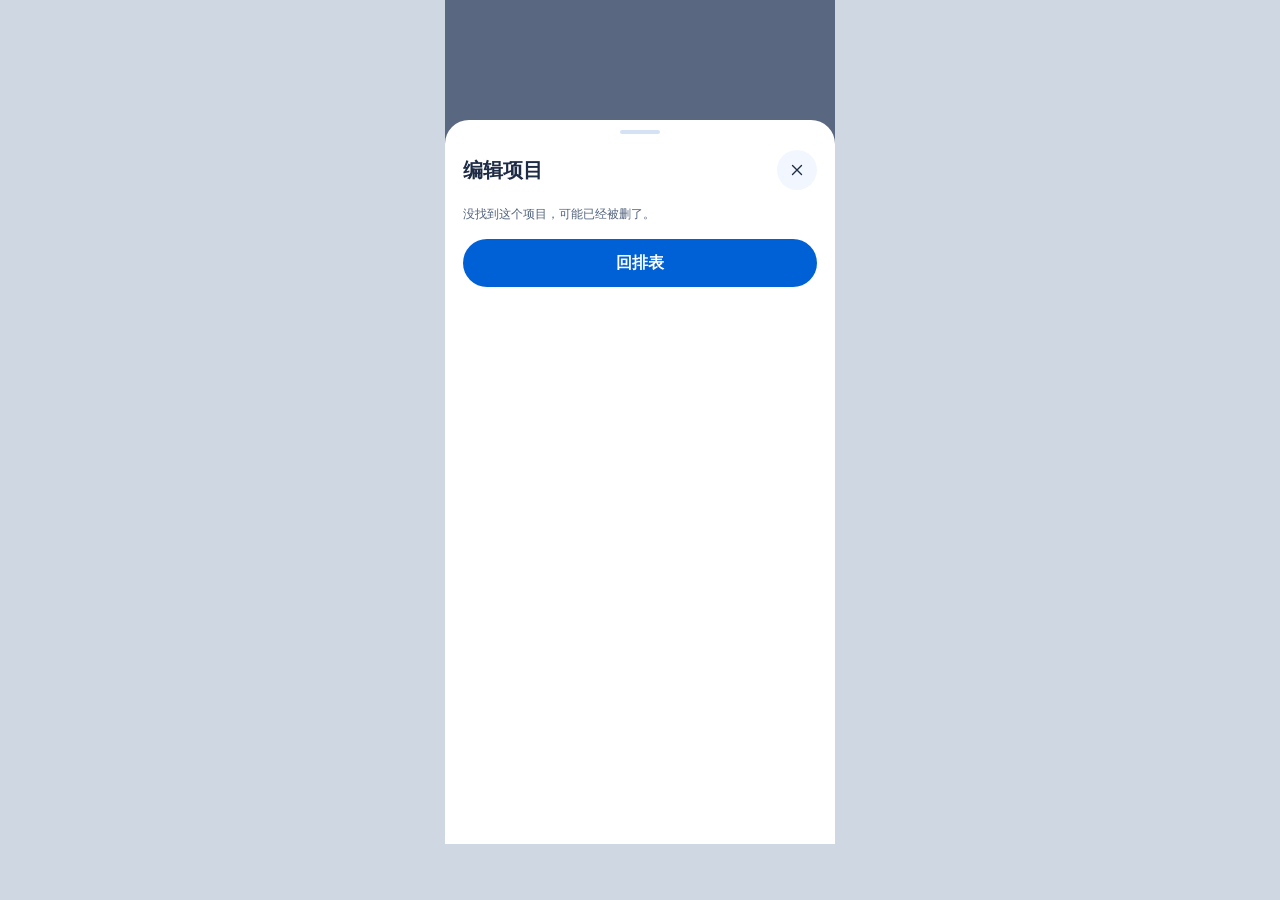
<file: pages/edit-item.html>
<!doctype html>
<html lang="zh-CN">
<head>
<meta charset="utf-8">
<meta name="viewport" content="width=device-width, initial-scale=1, viewport-fit=cover">
<title>编辑排表项目</title>
<link rel="manifest" href="../manifest.webmanifest">
<meta name="theme-color" content="#2563EB">

<link rel="icon" type="image/svg+xml" href="../favicon.svg">
<link rel="stylesheet" href="../css/app.css">
</head>
<body>
<div class="phone">
  <div class="sheet-mask sheet-mask--mid">
    <div class="sheet" id="sheet"></div>
  </div>
</div>
<script src="../js/png-data.js"></script>
  <script src="../js/calc.js"></script>
<script src="../js/store.js"></script>
<script src="../js/ui.js"></script>
<script>
(function () {
  var S = Store.state();
  var id = UI.qs('id');
  var item = null;
  (S.planItems || []).forEach(function (it) { if (it.id === id) item = it; });

  if (!item) {
    document.getElementById('sheet').innerHTML =
      '<div class="sheet-grip"></div>' +
      '<div class="topbar topbar--center"><h2>编辑项目</h2>' +
      '<a class="icon-btn icon-btn--flat" href="' + UI.url('plan.html') + '">' + UI.icon('close', 18) + '</a></div>' +
      '<div class="hint">没找到这个项目，可能已经被删了。</div>' +
      '<a class="btn btn--block" href="' + UI.url('plan.html') + '">回排表</a>';
    return;
  }

  var draft = {
    id: item.id,
    type: item.type,
    name: item.name,
    amount: item.amount == null ? '' : item.amount,
    cycleKey: item.cycleKey || '',
    pinned: !!item.pinned,
    buyBefore: item.buyBefore || ''
  };
  var currentCycleKey = Calc.deriveCycle(S).key;
  if (draft.type === 'scheduled' && draft.cycleKey && draft.cycleKey < currentCycleKey) {
    draft.cycleKey = currentCycleKey;
  }

  var body = document.getElementById('sheet');

  function cycleOptions(selectedKey, withBlank) {
    var keys = [Calc.deriveCycle(S).key].concat(Calc.nextCycleKeys(Calc.deriveCycle(S).key, 8));
    var head = withBlank ? '<option value="">不设</option>' : '';
    return head + keys.map(function (k) {
      return '<option value="' + k + '"' + (selectedKey === k ? ' selected' : '') + '>' + Calc.cycleLabel(k) + '</option>';
    }).join('');
  }

  function affordText() {
    var probe = { id: draft.id, type: draft.type, name: draft.name, amount: draft.amount === '' ? null : Number(draft.amount), pinned: draft.pinned, buyBefore: draft.buyBefore };
    var r = Calc.affordableCycleOf(S, probe);
    if (draft.type === 'scheduled') return { text: draft.cycleKey ? Calc.cycleLabel(draft.cycleKey) + '付款' : '未选周期', tone: '' };
    return { text: r.badge, tone: r.badgeTone === 'late' ? 'warn' : '' };
  }

  function render() {
    var a = affordText();
    var isSched = draft.type === 'scheduled';

    body.innerHTML =
      '<div class="sheet-grip"></div>' +
      '<div class="topbar topbar--center">' +
        '<h2>编辑项目</h2>' +
        '<a class="icon-btn icon-btn--flat" href="' + UI.url('plan.html') + '" aria-label="关闭">' + UI.icon('close', 18) + '</a>' +
      '</div>' +

      '<div class="stack--sm" style="display:flex;flex-direction:column;gap:8px">' +
        '<span class="card-label">类型</span>' +
        '<div class="seg">' +
          '<button type="button" data-type="scheduled" aria-pressed="' + isSched + '">排定项 · 到时间就付</button>' +
          '<button type="button" data-type="conditional" aria-pressed="' + !isSched + '">条件项 · 够钱才买</button>' +
        '</div>' +
      '</div>' +

      '<div class="grid2" style="grid-template-columns:minmax(0,1.4fr) minmax(0,1fr)">' +
        '<div class="field"><label for="name">名称</label>' +
          '<input id="name" class="input" value="' + UI.esc(draft.name) + '"></div>' +
        '<div class="field"><label for="price">金额</label>' +
          '<input id="price" class="input input--num" inputmode="decimal" value="' + (draft.amount === '' ? '' : draft.amount) + '" placeholder="未估价"></div>' +
      '</div>' +

      (isSched
        ? '<div class="field"><label for="cycle">付款周期</label>' +
          '<select id="cycle" class="input">' + cycleOptions(draft.cycleKey, false) + '</select></div>'
        : '<div class="row-between">' +
            '<span style="font-size:14px">希望在哪个周期前买到</span>' +
            '<select id="buyBefore" class="input" style="width:auto;height:36px">' +
              cycleOptions(draft.buyBefore, true) +
            '</select>' +
          '</div>' +
          '<div class="row-between">' +
            '<span style="font-size:14px">置顶<span class="hint" style="margin-left:6px">优先于最贵优先</span></span>' +
            '<button type="button" class="switch" id="pin" role="switch" aria-checked="' + (draft.pinned ? 'true' : 'false') + '"><span></span></button>' +
          '</div>') +

      '<div class="callout' + (a.tone ? ' callout--warn' : '') + '">' +
        '<span>按现在的余额算</span><b>' + UI.esc(a.text) + '</b></div>' +

      '<a class="btn btn--outline btn--block" id="bought">已经买了 · 转成一笔支出</a>' +

      '<div class="sheet-actions">' +
        '<div class="btn-row">' +
          '<button type="button" class="btn btn--danger" id="del">删除</button>' +
          '<button type="button" class="btn" style="flex:2" id="save">保存</button>' +
        '</div>' +
      '</div>';

    UI.on(body, '[data-type]', 'click', function (el) {
      draft.type = el.getAttribute('data-type');
      if (draft.type === 'scheduled' && !draft.cycleKey) draft.cycleKey = Calc.deriveCycle(S).key;
      render();
    });
    UI.on(body, '#name', 'input', function (el) { draft.name = el.value; refreshAfford(); });
    UI.on(body, '#price', 'input', function (el) {
      draft.amount = el.value === '' ? '' : Number(el.value);
      refreshAfford();
    });
    UI.on(body, '#cycle', 'change', function (el) { draft.cycleKey = el.value; refreshAfford(); });
    UI.on(body, '#buyBefore', 'change', function (el) { draft.buyBefore = el.value; refreshAfford(); });
    UI.on(body, '#pin', 'click', function () { draft.pinned = !draft.pinned; render(); });

/* 第 8 节：转成支出只有两条路，但实现上只有一条 ——
       「已经买了」和记一笔的匹配确认，最终都由 add.html 保存时统一处理：
       用实际金额写已买记录 + 移除排表项。
       这里不先移除、不先写记录，只带排表项 id 跳到记一笔
       （相当于已经确认的匹配），预填金额和分类。
       这样用户如果关闭或取消，排表项还在、也不会有半截的已买记录。 */
    UI.on(body, '#bought', 'click', function () {
      var amt = draft.amount === '' ? 0 : Number(draft.amount);
      if (!amt) { UI.toast('先填金额'); return; }
      if (!confirm('确认已经买了？会打开记一笔预填金额；保存后这一项才会从排表移除。')) return;
      UI.go('add.html', {
        amount: amt,
        catId: 'c-hobby-extra',
        envelope: 'free',
        note: draft.name,
        date: Store.today(),
        fromPlanId: draft.id      // 已确认的匹配：保存时移除这一项并写已买记录
      });
    });

    UI.on(body, '#del', 'click', function () {
      if (!confirm('删除「' + draft.name + '」？')) return;
      Store.removePlanItem(draft.id);
      location.href = UI.url('plan.html');
    });

    UI.on(body, '#save', 'click', function () {
      if (!draft.name) { UI.toast('先填名称'); return; }
      Store.upsertPlanItem(draft);
      location.href = UI.url('plan.html');
    });
  }

  function refreshAfford() {
    var a = affordText();
    var b = body.querySelector('.callout b');
    if (b) b.textContent = a.text;
  }

  render();
})();
</script>
</body>
</html>
</file>
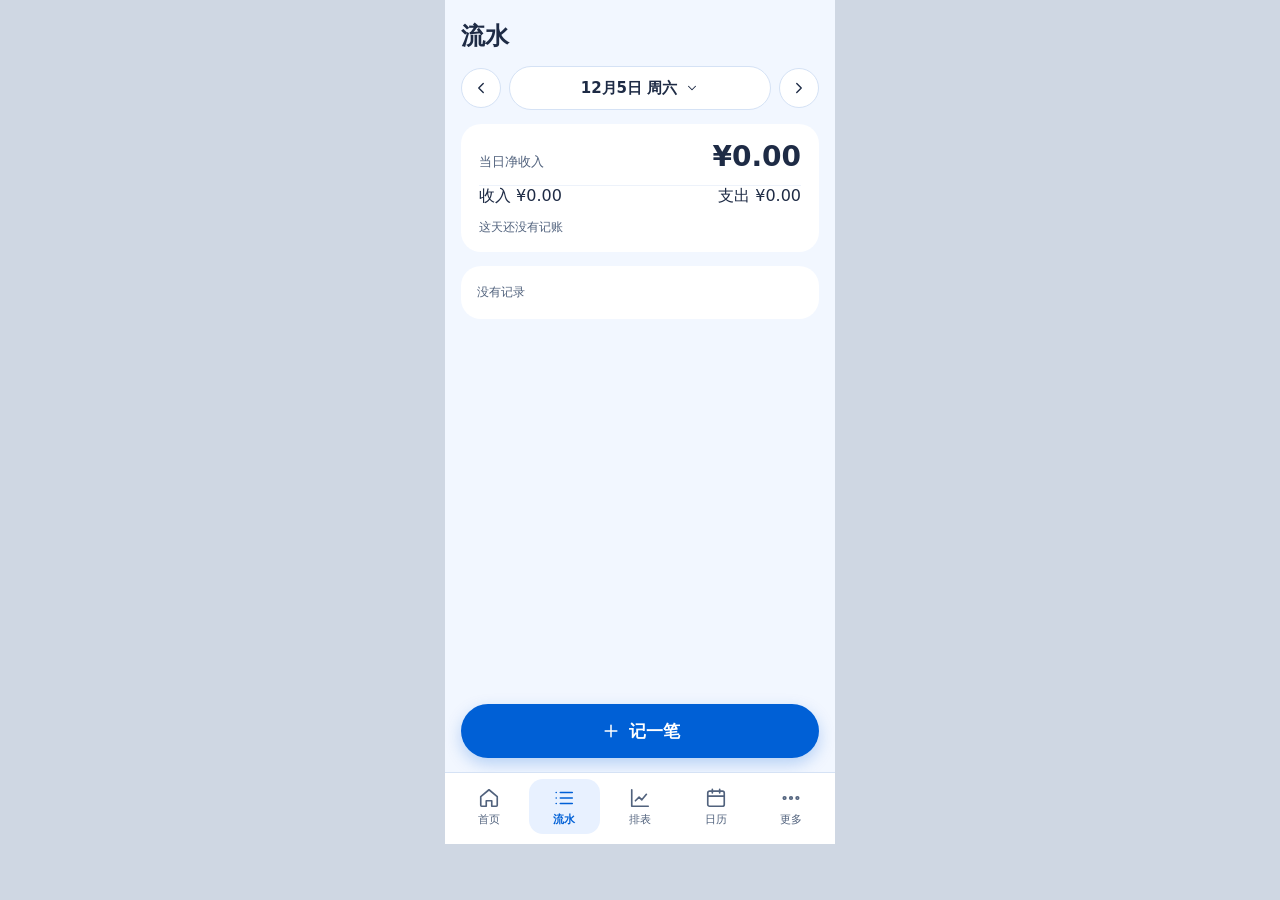
<file: pages/flow.html>
<!doctype html>
<html lang="zh-CN">
<head>
<meta charset="utf-8">
<meta name="viewport" content="width=device-width, initial-scale=1, viewport-fit=cover">
<title>流水</title>
<link rel="manifest" href="../manifest.webmanifest">
<meta name="theme-color" content="#2563EB">

<link rel="icon" type="image/svg+xml" href="../favicon.svg">
<link rel="stylesheet" href="../css/app.css">
<link rel="stylesheet" href="../vendor/flatpickr/flatpickr.min.css">
</head>
<body>
<div class="phone phone--flow">
  <div class="scroll" id="scroll"></div>
  <nav class="nav" aria-label="底部导航"></nav>
</div>
<script src="../js/png-data.js"></script>
  <script src="../js/calc.js"></script>
<script src="../js/store.js"></script>
<script src="../vendor/flatpickr/flatpickr.min.js"></script>
<script src="../vendor/flatpickr/zh.js"></script>
<script src="../js/ui.js"></script>
<script>
(function () {
  var S = Store.state();
  var date = UI.qs('date') || S.today;

  document.querySelector('.nav').outerHTML = UI.nav('flow');
  var root = document.getElementById('scroll');

  function render() {
    var S = Store.state();
    // 同一天可以有上周期支出和新周期工资，按实际日期展示全部收支。
    var list = (S.entries || []).filter(function (e) { return e.date === date; });
    list.sort(function (a, b) { return (a.time || '').localeCompare(b.time || ''); });

    var totals = Calc.entryTotals(list);
    var byEnv = {};
    list.forEach(function (e) {
      if (e.envelope === 'income') return;
      byEnv[e.envelope] = Calc.round2((byEnv[e.envelope] || 0) + e.amount);
    });
    var envNames = { food: '吃饭', sub: '固定订阅', taxi: '机动', other: '机动·其他', free: '自由支配', emergency: '应急金' };
    var envChips = Object.keys(byEnv).map(function (k) {
      return '<span class="tag">' + (envNames[k] || k) + ' ' + Calc.num(byEnv[k]) + '</span>';
    }).join('');

    var rows = list.map(function (e) {
      return '<div class="flow-item">' +
        '<div class="flow-item__b">' +
          '<div class="flow-item__n">' + UI.esc(e.catName) + '</div>' +
        '</div>' +
        '<div class="flow-item__a">' + (e.amount < 0 ? '+' + Calc.num(-e.amount) : UI.signed(e.amount)) + '</div>' +
        '<a class="item-row__edit" href="review-entry.html?id=' + encodeURIComponent(e.id) + '" aria-label="' + (e.pending ? '拆分待核对' : '编辑流水') + '">' + UI.icon('edit', 14) + '</a>' +
        '<button type="button" class="item-row__edit" data-del="' + e.id + '" aria-label="删除">' + UI.icon('close', 14) + '</button>' +
        '</div>';
    }).join('');

    root.innerHTML =
      '<h1 style="margin:0;font-size:24px;font-weight:700">流水</h1>' +

      '<div class="date-nav">' +
        '<button type="button" class="icon-btn" data-nav="-1" aria-label="前一天">' + UI.icon('left', 18) + '</button>' +
        UI.datePicker('pickDate', date, { className: 'date-nav__mid' }) +
        '<button type="button" class="icon-btn" data-nav="1" aria-label="后一天">' + UI.icon('right', 18) + '</button>' +
      '</div>' +

      '<section class="card">' +
        '<div class="row-between" style="align-items:baseline">' +
          '<span class="card-label">' + (totals.net >= 0 ? '当日净收入' : '当日净支出') + '</span>' +
          '<span style="font-size:28px;font-weight:700">' + UI.money(Math.abs(totals.net)) + '</span>' +
        '</div>' +
        '<div class="row-between"><span>收入 ' + UI.money(totals.income) + '</span><span>支出 ' + UI.money(totals.expense) + '</span></div>' +
        (envChips ? '<div class="chips">' + envChips + '</div>' : (list.length ? '' : '<div class="hint">这天还没有记账</div>')) +
      '</section>' +

      '<section class="card card--flush">' + (rows || '<div class="hint" style="padding:14px 0">没有记录</div>') + '</section>' +

      '<div class="spacer"></div>' +
      '<a class="btn btn--lg btn--block flow-add" id="addEntry" href="' + UI.url('add.html') + '?date=' + date + '">' +
        UI.icon('plus', 20, '#fff') + '记一笔</a>';

    UI.onDateChange(root, '#pickDate', function (value) { date = value; render(); });

    UI.on(root, '[data-nav]', 'click', function (el) {
      date = Calc.addDays(date, Number(el.getAttribute('data-nav')));
      render();
    });

    UI.on(root, '[data-del]', 'click', function (el) {
    var id = el.getAttribute('data-del');
      /* 第 8 节：删除一笔带已买记录的支出时，先问要不要放回排表 */
      var rec = Store.boughtRecordOf(Store.state(), id);
      if (rec) {
    var back = confirm('这笔是「' + rec.name + '」买下来的（估计 ' + UI.money(rec.estimate) +
          '，实际 ' + UI.money(rec.actual) + '）。\n要把 ' + rec.name + ' 放回排表吗？');
        Store.removeEntry(id);
if (back) {
      /* 第 8 节：按快照原样恢复（id / 置顶 / 希望在哪个周期前买到等），
         keepEstimate 表示金额也用排表里的估计值，不改成实际花掉的 */
          Store.restoreToPlan(id, { keepEstimate: true });
          UI.toast('已把 ' + rec.name + ' 放回排表');
        } else {
      UI.toast('已删除，' + rec.name + ' 不放回排表');
        }
        render();
        return;
      }
      if (!confirm('删掉这一笔？' + ((Store.state().entries || []).some(function (e) { return e.id === id && e.amount < 0; })
        ? '这笔收入会从入账账户扣回。' : '账户余额会退回去。'))) return;
      Store.removeEntry(id);
      if (!Store.lastWriteOk()) return;
      render();
      UI.toast('已删除');
    });
  }

  render();
})();
</script>
</body>
</html>
</file>
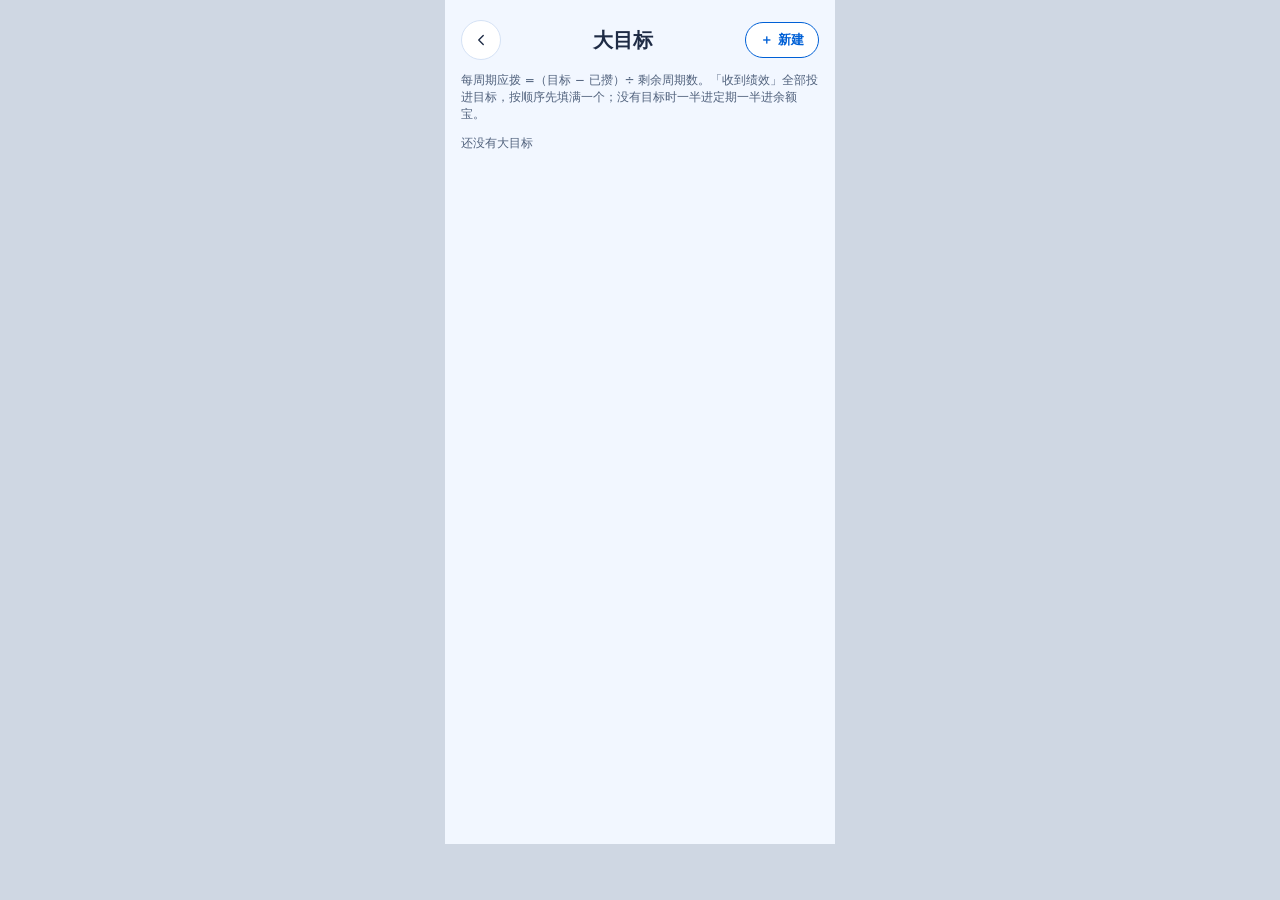
<file: pages/goals.html>
<!doctype html>
<html lang="zh-CN">
<head>
<meta charset="utf-8">
<meta name="viewport" content="width=device-width, initial-scale=1, viewport-fit=cover">
<title>大目标</title>
<link rel="manifest" href="../manifest.webmanifest">
<meta name="theme-color" content="#2563EB">

<link rel="icon" type="image/svg+xml" href="../favicon.svg">
<link rel="stylesheet" href="../css/app.css">
</head>
<body>
<div class="phone phone--tall">
  <div class="scroll scroll--tight" id="scroll"></div>
</div>
<script src="../js/png-data.js"></script>
  <script src="../js/calc.js"></script>
<script src="../js/store.js"></script>
<script src="../js/ui.js"></script>
<script>
(function () {
  var root = document.getElementById('scroll');
  var editing = null;

  function cycleOptions(selected) {
    var S = Store.state();
    var keys = [Calc.deriveCycle(S).key].concat(Calc.nextCycleKeys(Calc.deriveCycle(S).key, 18));
    return keys.map(function (k) {
      return '<option value="' + k + '"' + (selected === k ? ' selected' : '') + '>' + Calc.cycleLabel(k) + '</option>';
    }).join('');
  }

  function render() {
    var S = Store.state();
    var cycle = Calc.deriveCycle(S);
    var plans = Calc.goalPlans(S);

    var listHtml = plans.length ? plans.map(function (g, i) {
      return '<section class="card card--tight">' +
        '<div class="row-between" style="align-items:baseline">' +
          '<span style="font-size:15px;font-weight:600">' + (i + 1) + ' · ' + UI.esc(g.name) +
            (g.done ? ' <span class="tag tag--ok">已达成</span>' : '') + '</span>' +
          '<span style="font-size:15px;font-weight:700">' + UI.money(g.saved) +
            ' <span style="font-size:13px;font-weight:400;color:var(--ink-2)">/ ' + UI.num(g.target) + '</span></span>' +
        '</div>' +
        '<div class="progress progress--purple"><i style="width:' + g.pct + '%"></i></div>' +
        '<div class="hint">' + g.cycleLabel + '前达成 · 还差 ' + UI.money(g.remain) +
          ' · 剩 ' + g.remainCycles + ' 个周期 · 本周期应拨 ' + UI.money(g.perCycle) + '</div>' +
        '<div class="btn-row">' +
          '<button type="button" class="btn btn--outline btn--sm" data-edit="' + g.id + '">改</button>' +
          '<button type="button" class="btn btn--muted btn--sm" data-add="' + g.id + '">记一笔投入</button>' +
          '<button type="button" class="btn btn--danger btn--sm" data-del="' + g.id + '">删</button>' +
        '</div>' +
        '</section>';
    }).join('') : '<div class="hint">还没有大目标</div>';

    var formHtml = editing ? (
      '<section class="card">' +
        '<div class="section-title">' + (editing.id ? '改目标' : '新建目标') + '</div>' +
        '<div class="field"><label for="gname">名称</label>' +
          '<input id="gname" class="input" value="' + UI.esc(editing.name || '') + '" placeholder="出游"></div>' +
        '<div class="grid2">' +
          '<div class="field"><label for="gtarget">目标金额</label>' +
            '<input id="gtarget" class="input input--num" value="' + (editing.target || '') + '" placeholder="10000"></div>' +
          '<div class="field"><label for="gsaved">已攒</label>' +
            '<input id="gsaved" class="input input--num" value="' + (editing.saved || 0) + '"></div>' +
        '</div>' +
        '<div class="field"><label for="gcycle">希望达成的周期</label>' +
          '<select id="gcycle" class="input">' + cycleOptions(editing.cycleKey) + '</select></div>' +
        '<div class="btn-row">' +
          '<button type="button" class="btn btn--muted" id="cancel">取消</button>' +
          '<button type="button" class="btn" style="flex:2" id="save">保存</button>' +
        '</div>' +
      '</section>'
    ) : '';

    root.innerHTML =
      '<div class="topbar topbar--center">' +
        '<a class="icon-btn" href="' + UI.url('more.html') + '" aria-label="返回">' + UI.icon('left', 18) + '</a>' +
        '<h2>大目标</h2>' +
        '<button type="button" class="btn btn--outline btn--sm" id="new">＋ 新建</button>' +
      '</div>' +
      '<div class="hint">每周期应拨 =（目标 − 已攒）÷ 剩余周期数。「收到绩效」全部投进目标，按顺序先填满一个；没有目标时一半进定期一半进余额宝。</div>' +
      listHtml +
      formHtml;

    UI.on(root, '#new', 'click', function () {
      editing = { name: '', target: '', saved: 0, cycleKey: Calc.nextCycleKeys(Calc.deriveCycle(S).key, 6)[0], order: Calc.goalPlans(S).length + 1 };
      render();
    });
    UI.on(root, '[data-edit]', 'click', function (el) {
      var id = el.getAttribute('data-edit');
      (S.goals || []).forEach(function (g) { if (g.id === id) editing = JSON.parse(JSON.stringify(g)); });
      render();
    });
    UI.on(root, '[data-del]', 'click', function (el) {
      if (!confirm('删除这个目标？')) return;
      Store.removeById('goals', el.getAttribute('data-del'));
      render();
    });
    UI.on(root, '[data-add]', 'click', function (el) {
      var id = el.getAttribute('data-add');
      var a = prompt('本次投入金额', '500');
      if (!a) return;
      Store.save(function (s) {
        var next = JSON.parse(JSON.stringify(s));
        (next.goals || []).forEach(function (g) {
          if (g.id === id) g.saved = Calc.round2(Calc.nz(g.saved, 0) + Number(a));
        });
        next.accounts.goal = Calc.round2(Calc.nz(next.accounts.goal, 0) + Number(a));
        return next;
      });
      render();
      UI.toast('已投入，应拨已重算');
    });
    UI.on(root, '#cancel', 'click', function () { editing = null; render(); });
    UI.on(root, '#save', 'click', function () {
      editing.name = root.querySelector('#gname').value;
      editing.target = Number(root.querySelector('#gtarget').value) || 0;
      editing.saved = Number(root.querySelector('#gsaved').value) || 0;
      editing.cycleKey = root.querySelector('#gcycle').value;
      if (!editing.name) { UI.toast('先填名称'); return; }
      Store.upsertGoal(editing);
      editing = null;
      render();
    });
  }

  render();
})();
</script>
</body>
</html>
</file>
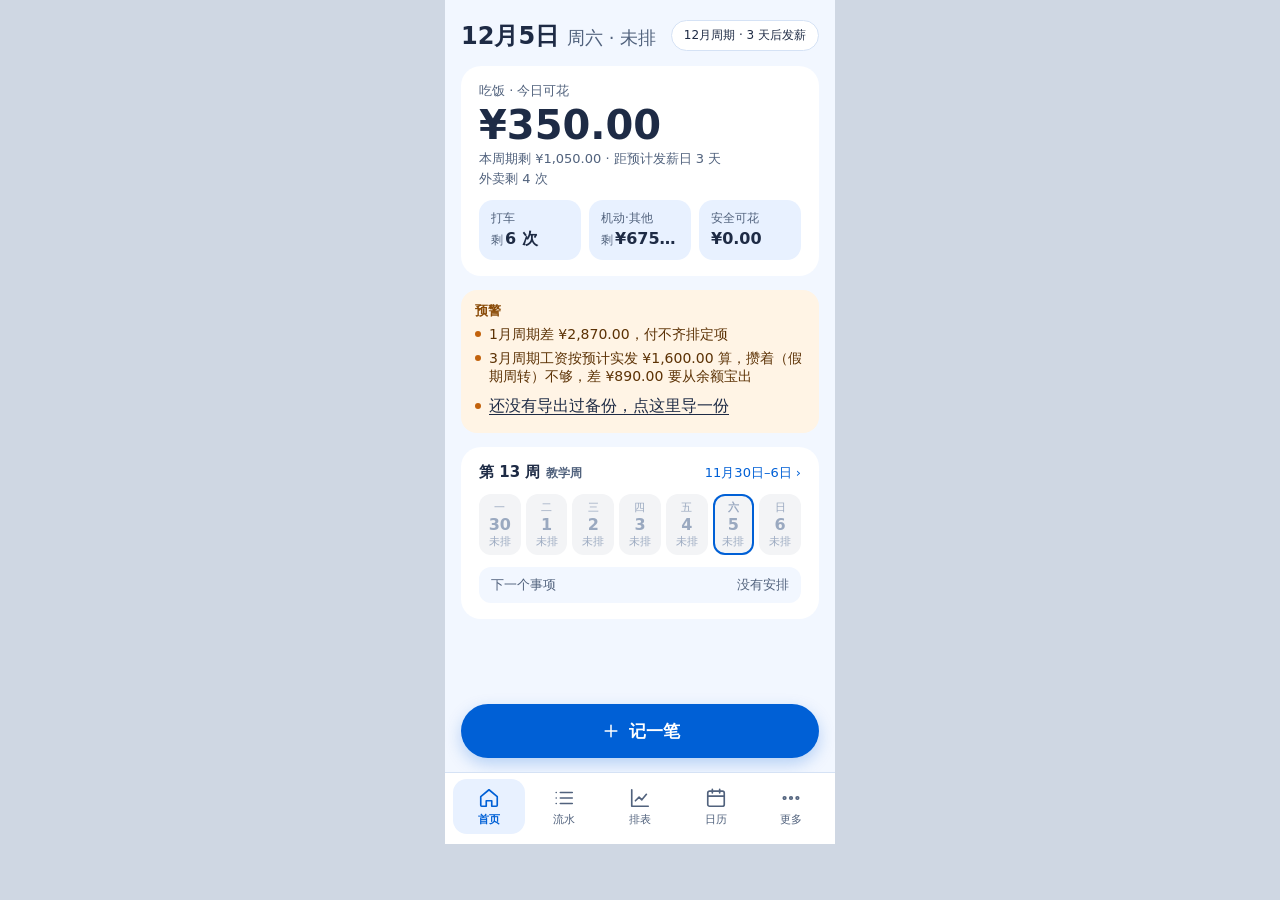
<file: pages/home.html>
<!doctype html>
<html lang="zh-CN">
<head>
<meta charset="utf-8">
<meta name="viewport" content="width=device-width, initial-scale=1, viewport-fit=cover">
<title>首页 · 记账</title>
<link rel="manifest" href="../manifest.webmanifest">
<meta name="theme-color" content="#2563EB">

<link rel="icon" type="image/svg+xml" href="../favicon.svg">
<link rel="stylesheet" href="../css/app.css">
</head>
<body>
<div class="phone">
  <div class="scroll" id="scroll"></div>
  <nav class="nav" aria-label="底部导航"></nav>
</div>
<script src="../js/png-data.js"></script>
  <script src="../js/calc.js"></script>
<script src="../js/store.js"></script>
<script src="../js/ui.js"></script>
<script>
(function () {
  var S = Store.state();
  var h = Calc.homeView(S);
  var env = h.env, cycle = h.cycle, meal = h.meal, plan = h.plan;

  document.querySelector('.nav').outerHTML = UI.nav('home');
  var root = document.getElementById('scroll');

  /* --- 预警块：只用文字和颜色，不弹窗（规格第 10 节） --- */
  var alertRows = h.alerts.map(function (a) {
    return '<div class="alert-row' + (a.level === 'info' ? ' alert-row--info' : '') + '">' +
      '<span class="alert-row__dot"></span><span>' + UI.esc(a.text) + '</span></div>';
  });

  /* 第 7 条：超过 7 天没导出，首页预警块提示，点它直接导出 */
  var bk = Store.backupReminder();
  var backupRow = bk.need
    ? '<button type="button" class="alert-row alert-row--tappable" id="doBackup">' +
        '<span class="alert-row__dot"></span><span>' +
        (bk.days === null ? '还没有导出过备份，点这里导一份' : '该备份了：' + UI.esc(bk.text) + '，点这里导出') +
      '</span></button>'
    : '';
  if (backupRow) alertRows.push(backupRow);

  var alertsHtml = alertRows.length
    ? alertRows.join('')
  : '<div class="alert-row alert-row--info"><span class="alert-row__dot"></span><span>各项都在线内</span></div>';

  /* --- 大目标细进度条：没有进行中的目标时不显示 --- */
  var goalHtml = h.goal
    ? '<a class="card card--tight" href="' + UI.url('goals.html') + '" style="text-decoration:none;color:inherit">' +
      '<div class="row-between" style="font-size:13px"><b>' + UI.esc(h.goal.name) + '</b>' +
      '<span class="muted">' + UI.num(h.goal.saved) + ' / ' + UI.num(h.goal.target) + '</span></div>' +
      '<div class="progress progress--purple progress--thin"><i style="width:' + h.goal.pct + '%"></i></div>' +
      '</a>'
    : '';

  /* --- 本周日历（第 11 节：没排班显示「未排」，中性色） --- */
  var week = Calc.weekStrip(S, h.teachingWeek.monday);
  var STATUS_CN = { work: '班', rest: '休', night: '晚', travel: '出行', unset: '未排' };
  var weekHtml = week.map(function (d) {
    return '<div class="day ' + UI.statusClass(d.status) + (d.isToday ? ' is-today' : '') + '">' +
      (d.status === 'night' ? '<span class="night-badge">晚</span>' : '') +
      '<div class="day__w">' + d.day + '</div>' +
    '<div class="day__n">' + d.label + '</div>' +
      '<div class="day__s day__s--' + (d.status === 'night' ? 'night' : d.status) + '">' + (STATUS_CN[d.status] || '') + '</div>' +
      '</div>';
  }).join('');

  var agenda = h.nextEvent
    ? '<span style="font-weight:500">' + UI.esc(h.nextEvent.title) +
      (h.nextEvent.time ? ' · ' + UI.esc(h.nextEvent.time) : '') + '</span>'
    : '<span class="muted">没有安排</span>';

  /* 没排班显示「未排」，不显示成「休」（第 11 节） */
  var SHIFT_CN = { night: '晚班', work: '班', travel: '出行', rest: '休', unset: '未排' };
  var shiftText = SHIFT_CN[h.shiftText] || '未排';

  root.innerHTML =
    /* 顶部：日期和星期同行，周期胶囊单独一行，不被截断 */
    '<div class="topbar topbar--stack">' +
      '<h1>' + h.dateText + '<span class="sub">' + h.weekdayText + ' · ' + shiftText + '</span></h1>' +
      '<div class="pill pill--row">' + UI.esc(h.paydayPill) + '</div>' +
    '</div>' +

    '<section class="card">' +
      '<div>' +
        '<div class="card-label">' + UI.esc(meal.label) + '</div>' +
        '<div class="card-value">' + UI.money(meal.main) + '</div>' +
/* 吃饭那行小字太长会折行（第 4 条），拆成两行各自一行显示 */
        '<div class="card-sub">本周期剩 ' + UI.money(meal.rest) + ' · ' + meal.daysTo + '</div>' +
        '<div class="card-sub card-sub--tight">外卖剩 ' + env.takeout.leftCount + ' 次</div>' +
      '</div>' +
      '<div class="grid3">' +
        UI.tile('打车', env.taxi.leftCount + ' 次', '剩') +
        UI.tile('机动·其他', UI.money(env.other.left), '剩') +
        UI.tile('安全可花', UI.money(plan.safeSpend), '') +
      '</div>' +
    '</section>' +

    '<section class="alert-box">' +
      '<div class="alert-box__title">预警</div>' + alertsHtml +
    '</section>' +

    goalHtml +

    '<section class="card">' +
      '<div class="row-between" style="align-items:baseline">' +
        '<div style="font-size:15px;font-weight:700">第 ' + h.teachingWeek.week + ' 周' +
          '<span class="section-note" style="margin-left:6px">教学周</span></div>' +
        '<a href="' + UI.url('calendar.html') + '" style="font-size:13px">' +
          Calc.mdLabel(h.teachingWeek.monday) + '–' + (+h.teachingWeek.sunday.slice(8, 10)) + '日 ›</a>' +
      '</div>' +
      '<div class="week-strip">' + weekHtml + '</div>' +
      '<div class="row-between" style="background:var(--bg);border-radius:12px;padding:9px 12px;font-size:13px">' +
        '<span class="muted">下一个事项</span>' + agenda +
      '</div>' +
    '</section>' +

    '<div class="spacer"></div>' +

    '<a class="btn btn--lg btn--block" href="' + UI.url('add.html') + '">' +
      UI.icon('plus', 20, '#fff') + '记一笔</a>';

  /* 第 7 条：点预警块里的备份提醒直接导出 */
  UI.on(root, '#doBackup', 'click', function () {
    UI.download(UI.exportFilename(Store.state()), Store.exportJSON());
    Store.markExported();
    location.reload();
  });
})();
</script>
</body>
</html>
</file>
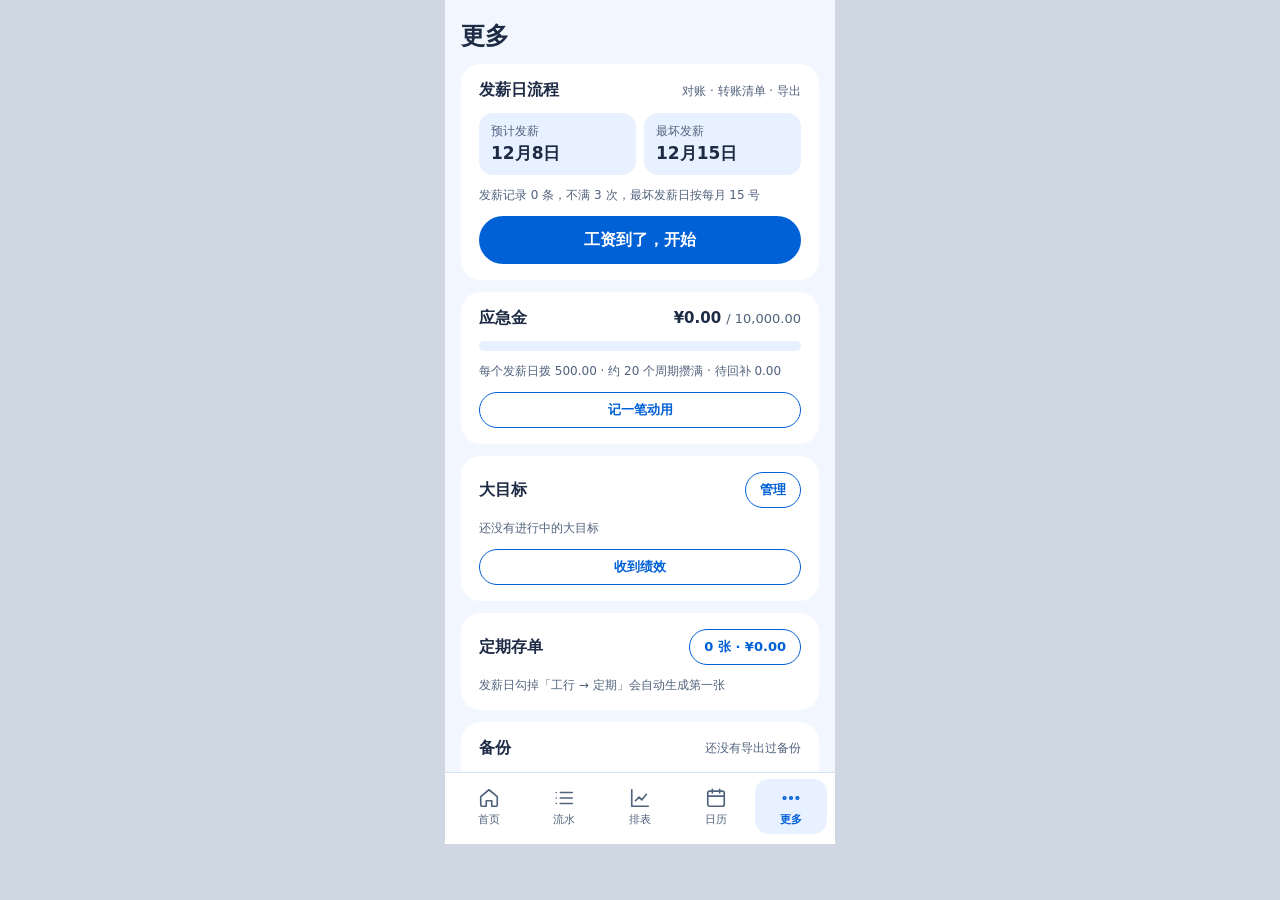
<file: pages/more.html>
<!doctype html>
<html lang="zh-CN">
<head>
<meta charset="utf-8">
<meta name="viewport" content="width=device-width, initial-scale=1, viewport-fit=cover">
<title>更多</title>
<link rel="manifest" href="../manifest.webmanifest">
<meta name="theme-color" content="#2563EB">
<link rel="icon" type="image/svg+xml" href="../favicon.svg">
<link rel="stylesheet" href="../css/app.css">
</head>
<body>
<div class="phone">
  <div class="scroll scroll--tight" id="scroll"></div>
  <nav class="nav" aria-label="底部导航"></nav>
</div>
<input type="file" id="fileIn" accept="application/json,.json" style="display:none">
<script src="../js/png-data.js"></script>
  <script src="../js/calc.js"></script>
<script src="../js/store.js"></script>
<script src="../js/ui.js"></script>
<script>
(function () {
  document.querySelector('.nav').outerHTML = UI.nav('more');
  var root = document.getElementById('scroll');
  var fileIn = document.getElementById('fileIn');
  var pending = null;          // 待确认导入的文件文本

  function render() {
    var S = Store.state();
    var cycle = Calc.deriveCycle(S);
    var em = Calc.emergencyPlan(S);
    var goals = Calc.goalPlans(S);
    var deps = Calc.depositPlans(S);
    var activeGoal = null;
    goals.forEach(function (g) { if (!g.done && !activeGoal) activeGoal = g; });
    var bk = Store.backupReminder();
    var hist = Store.autoBackups();
    var lastUp = Store.lastUpgradeInfo();

    root.innerHTML =
      '<h1 style="margin:0;font-size:24px;font-weight:700">更多</h1>' +

      '<section class="card">' +
        '<div class="row-between" style="align-items:baseline">' +
          '<span style="font-size:16px;font-weight:700">发薪日流程</span>' +
        '<span class="section-note">对账 · 转账清单 · 导出</span>' +
        '</div>' +
      '<div class="grid2">' +
          UI.tile('预计发薪', Calc.mdLabel(cycle.expectedPayday)) +
          UI.tile('最坏发薪', Calc.mdLabel(cycle.worstPayday)) +
   '</div>' +
 '<div class="hint">' + UI.esc(cycle.learn.note) + '</div>' +
        '<a class="btn btn--block" href="' + UI.url('payday.html') + '">工资到了，开始</a>' +
      '</section>' +

      '<section class="card">' +
        '<div class="row-between" style="align-items:baseline">' +
       '<span style="font-size:16px;font-weight:700">应急金</span>' +
  '<span style="font-size:15px;font-weight:700">' + UI.money(em.balance) +
 ' <span style="font-size:13px;font-weight:400;color:var(--ink-2)">/ ' + UI.num(em.target) + '</span></span>' +
  '</div>' +
        '<div class="progress"><i style="width:' + em.pct + '%"></i></div>' +
    '<div class="section-note">每个发薪日拨 ' + UI.num(em.perCycle) +
          (em.perCycle ? ' · 约 ' + em.cyclesToFull + ' 个周期攒满' : '') +
   ' · 待回补 ' + UI.num(em.usedSincePayday) + '</div>' +
        '<div class="btn-row">' +
       '<button type="button" class="btn btn--outline btn--sm" id="useEm">记一笔动用</button>' +
      (em.uses.length ? '<button type="button" class="btn btn--muted btn--sm" id="showEm">动用记录 ' + em.uses.length + '</button>' : '') +
 '</div>' +
      '</section>' +

      '<section class="card">' +
   '<div class="row-between" style="align-items:center">' +
  '<span style="font-size:16px;font-weight:700">大目标</span>' +
          '<a class="btn btn--outline btn--sm" href="' + UI.url('goals.html') + '">管理</a>' +
        '</div>' +
        (activeGoal
          ? '<div class="row-between" style="align-items:baseline">' +
              '<span style="font-size:15px;font-weight:500">' + UI.esc(activeGoal.name) + '</span>' +
              '<span style="font-size:15px;font-weight:700">' + UI.money(activeGoal.saved) +
       ' <span style="font-size:13px;font-weight:400;color:var(--ink-2)">/ ' + UI.num(activeGoal.target) + '</span></span>' +
            '</div>' +
            '<div class="progress progress--purple"><i style="width:' + activeGoal.pct + '%"></i></div>' +
   '<div class="section-note">' + activeGoal.cycleLabel + '前达成 · 本周期应拨 ' + UI.money(activeGoal.perCycle) +
       ' · 绩效到账会自动重算</div>'
 : '<div class="hint">还没有进行中的大目标</div>') +
        '<button type="button" class="btn btn--outline btn--sm" id="bonus">收到绩效</button>' +
      '</section>' +

      '<section class="card">' +
        '<div class="row-between" style="align-items:center">' +
   '<span style="font-size:16px;font-weight:700">定期存单</span>' +
   '<a class="btn btn--outline btn--sm" href="' + UI.url('deposits.html') + '">' +
         deps.length + ' 张 · ' + UI.money(Calc.sum(deps, function (d) { return d.principal; })) + '</a>' +
        '</div>' +
        '<div class="hint">' + (deps.length
          ? '最近一张 ' + deps[deps.length - 1].openDate + ' 开出，到期 ' + deps[deps.length - 1].dueDate
          : '发薪日勾掉「工行 → 定期」会自动生成第一张') + '</div>' +
 '</section>' +

   '<section class="card">' +
        '<div class="row-between" style="align-items:center">' +
          '<span style="font-size:16px;font-weight:700">备份</span>' +
          '<span class="section-note">' + UI.esc(bk.text) + '</span>' +
        '</div>' +
        '<div class="hint">' + (bk.need
          ? '账目只存在这台手机上。换手机、清理浏览器数据、卸载重装都可能丢，导出一份才安全。'
        : '导出的 JSON 就是完整账目，既是备份，也能发到电脑上的随记做复盘。') + '</div>' +
        '<div class="btn-row">' +
          '<button type="button" class="btn btn--outline btn--sm" id="doExport">导出 JSON 备份</button>' +
          '<button type="button" class="btn btn--outline btn--sm" id="doImport">导入 JSON</button>' +
        '</div>' +
        (lastUp
          ? '<div class="hint" style="margin-top:8px">上次打开时数据结构从 v' + lastUp.from + ' 升到 v' + lastUp.to +
       '，旧数据已自动备份' + (hist.length ? '（共 ' + hist.length + ' 份）' : '') + '</div>'
  : '') +
        (hist.length ? '<button type="button" class="btn btn--muted btn--sm" id="doHistory">查看自动备份</button>' : '') +
      '</section>' +

      '<section class="card card--flush">' +
        '<div class="link-list">' +
          '<a href="' + UI.url('accounts.html') + '"><span style="flex:1"><span class="t">余额对账</span><span class="s">填写实际余额 · 差额记待核对</span></span>' + UI.icon('chevron', 18) + '</a>' +
          '<a href="' + UI.url('settings.html') + '">' +
            '<span style="flex:1"><span class="t">设置</span>' +
          '<span class="s">信封额度 · 分类 · 底线和缓冲 · 教学周</span></span>' + UI.icon('chevron', 18, 'var(--ink-3)') +
          '</a>' +
   '<button type="button" id="wipe">' +
            '<span style="flex:1"><span class="t" style="color:#B91C1C">清空全部账目</span>' +
            '<span class="s">会删掉所有流水、排表、余额和定期存单，回到刚安装的样子</span></span>' + UI.icon('chevron', 18, 'var(--ink-3)') +
          '</button>' +
    '</div>' +
      '</section>';

    bind();
  }

  function bind() {
    UI.on(root, '#doExport', 'click', function () {
      UI.download(UI.exportFilename(Store.state()), Store.exportJSON());
      Store.markExported();
      render();
      UI.toast('已导出，把这个文件存到电脑或发到微信收藏');
    });

    UI.on(root, '#doImport', 'click', function () { fileIn.click(); });

    UI.on(root, '#doHistory', 'click', function () {
      var list = Store.autoBackups();
      var lines = list.map(function (b, i) {
        return (i + 1) + '. ' + b.at.slice(0, 16).replace('T', ' ') +
       '　来自 v' + b.fromVersion;
      }).join('\n');
      var answer = prompt('自动备份清单\n\n' + lines + '\n\n输入要下载的序号（1 为最新）：', '1');
      if (answer === null) return;
      var index = Number(answer) - 1;
      if (!Number.isInteger(index) || !list[index]) { UI.toast('请选择清单中的序号'); return; }
      UI.download('自动备份-' + list[index].at.slice(0, 10) + '.json', list[index].text);
    });

    /* 第 9 条：清空全部账目要输入「清空」两个字 */
    UI.on(root, '#wipe', 'click', function () {
      var msg = '这会删掉：\n' +
        '· 所有流水（' + (Store.state().entries || []).length + ' 笔）\n' +
        '· 排表里的东西（' + (Store.state().planItems || []).length + ' 项）\n' +
        '· 所有账户余额、定���存单、大目标、日历排班\n\n' +
    '删掉就找不回来了。\n\n' +
        '强烈建议先点「导出 JSON 备份」导一份。\n\n' +
        '确定要继续吗？';
      if (!confirm(msg)) return;
      var word = prompt('请输入「清空」两个字，确认执行：', '');
      if (word === null) return;                       // 点了取消
      if (String(word).trim() !== '清空') {
        alert('输入的不是「清空」，没有执行任何操作。');
    return;
  }
      if (!confirm('最后确认一次：真的要把全部账目清空吗？')) return;
      // 清空前自动存一份自动备份，误点了还能从「查看自动备份」找回
      try {
        Store.importJSON(Store.exportJSON());   // 先触发一次自动备份（把当前数据存下来）
      } catch (e) { /* noop */ }
      Store.reset();
      render();
      UI.toast('已清空全部账目。误删了可以在「查看自动备份」里找回');
    });

    UI.on(root, '#useEm', 'click', function () {
  var a = prompt('动用应急金金额', '500');
      if (!a) return;
      var r = prompt('用途', '坏了要换的');
      Store.useEmergency(Number(a), r || '');
 render();
      UI.toast('已记录动用，下个发薪日会一次补完');
 });
    UI.on(root, '#showEm', 'click', function () {
      var cur = Store.state();
 var em = Calc.emergencyPlan(cur).uses;
      var lines = em.map(function (u) { return u.date + '　' + UI.money(u.amount) + '　' + UI.esc(u.reason || ''); });
      alert('应急金动用记录\n\n' + (lines.length ? lines.join('\n') : '还没有动用过'));
    });
    UI.on(root, '#bonus', 'click', function () {
      var a = prompt('绩效到账金额', '1000');
      if (!a) return;
      var S2 = Store.state();
      var plan = Calc.allocateBonus(S2, Number(a));
      Store.addBonus(Number(a));
      render();
  UI.toast(plan.note || '已入账，应拨已重算');
    });
  }

  /* 第 5 条：导入前先显示文件里有什么，确认后才覆盖 */
  fileIn.addEventListener('change', function () {
    var f = fileIn.files && fileIn.files[0];
    if (!f) return;
    var reader = new FileReader();
    reader.onload = function () {
      pending = String(reader.result || '');
      var r = Store.inspectJSON(pending);
      if (!r.ok) { alert(r.error); pending = null; return; }
      var s = r.summary;
      var msg =
        '这个文件里有：\n\n' +
        '· 流水 ' + s.entryCount + ' 笔（收入 ' + UI.money(s.totalIncome || 0) + '，支出 ' + UI.money(s.totalSpent) + '）\n' +
   '· 排表 ' + s.planCount + ' 项（排定 ' + s.scheduledCount + '、条件 ' + s.conditionalCount + '）\n' +
        '· 已买记录 ' + s.boughtCount + ' 条\n' +
        '· 定期存单 ' + s.depositCount + ' 张、大目标 ' + s.goalCount + ' 个\n' +
    '· 日历排班 ' + s.calendarDays + ' 天\n\n' +
        '账户余额：\n' +
        '· 余额宝 ' + UI.money(s.accounts.yuebao) + '\n' +
        '· 攒着（假期周转） ' + UI.money(s.accounts.holiday) + '\n' +
        '· 招行总欠款 ' + UI.money(s.cmbDebt) + '\n' +
        '· 农行 ' + UI.money(s.accounts.abc) + '\n' +
        '· 工行 ' + UI.money(s.accounts.icbc) + '\n' +
    '· 目标账户 ' + UI.money(s.accounts.goal) + '\n' +
     '· 定期 ' + UI.money(s.accounts.deposit) + '\n' +
        '· 应急金 ' + UI.money(s.emergency) + '\n\n' +
        (s.exportedAt ? '导出时间：' + s.exportedAt.slice(0, 16).replace('T', ' ') + '\n\n' : '') +
  '导入会**覆盖**现在手机里的账目。\n' +
        '（覆盖前会自动存一份备份，导错了能从「查看自动备份」找回。）\n\n' +
     '确认导入吗？';
      if (!confirm(msg)) { pending = null; return; }
      try {
        Store.importJSON(pending);
  pending = null;
        render();
  UI.toast('已导入 ' + f.name);
      } catch (e) {
        alert('导入失败：' + (e && e.message ? e.message : e));
      }
    };
    reader.readAsText(f);
    fileIn.value = '';
  });

  render();
})();
</script>
</body>
</html>
</file>
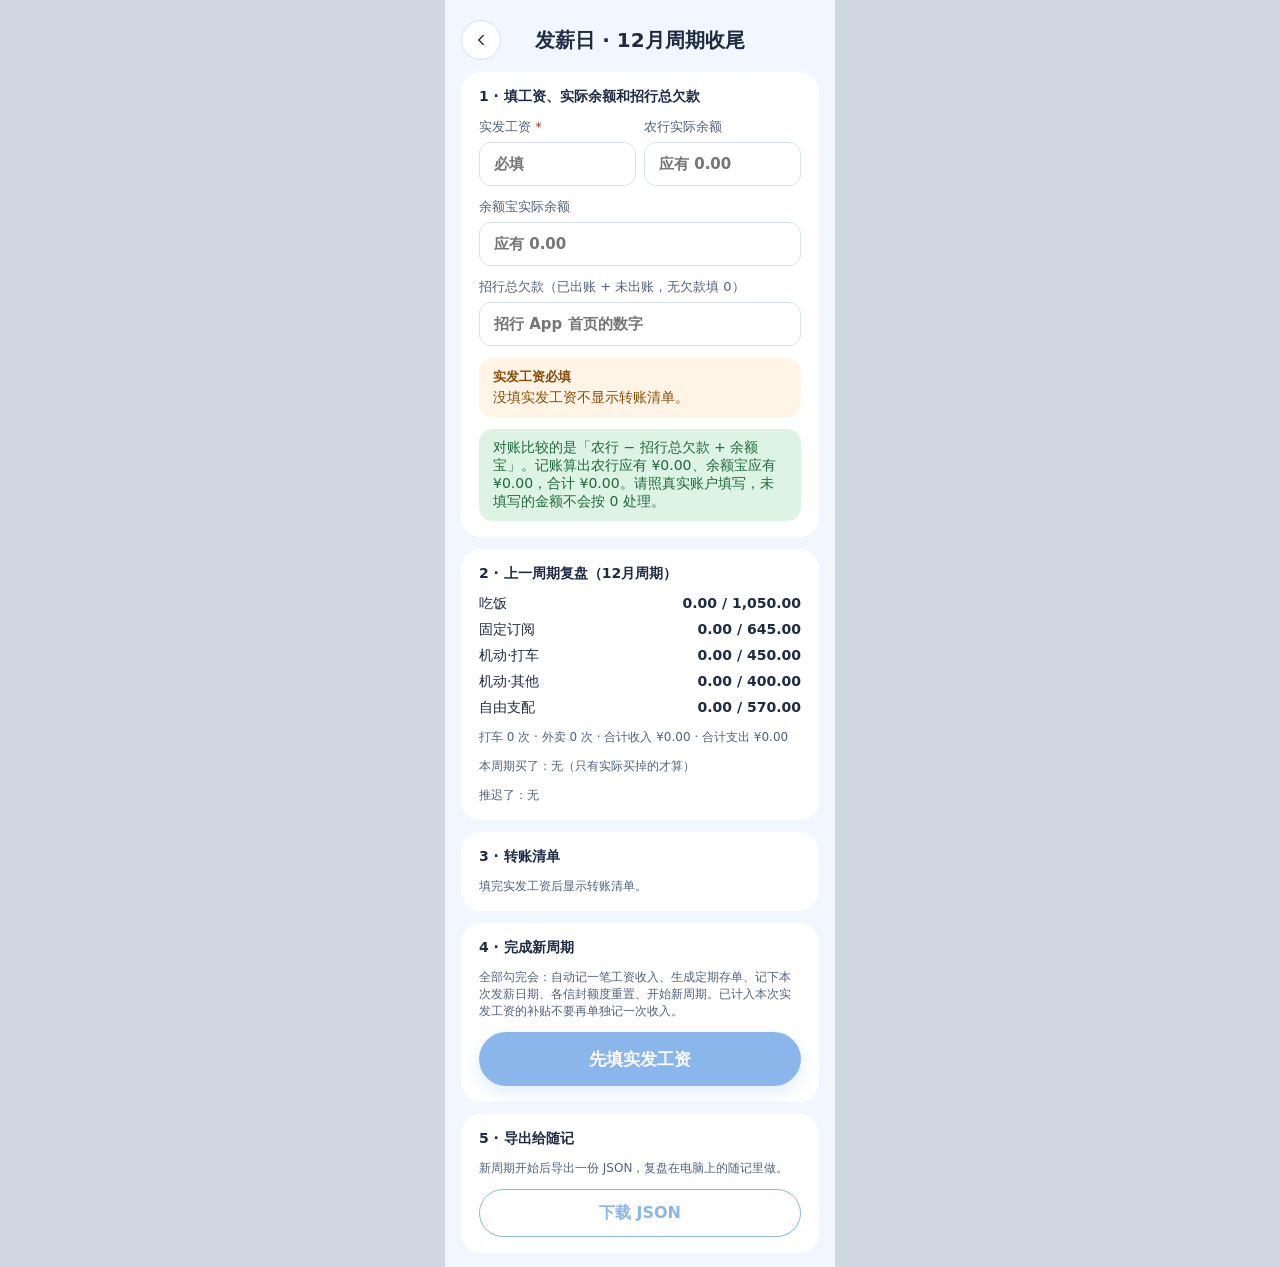
<file: pages/payday.html>
<!doctype html>
<html lang="zh-CN">
<head>
<meta charset="utf-8">
<meta name="viewport" content="width=device-width, initial-scale=1, viewport-fit=cover">
<title>发薪日流程</title>
<link rel="manifest" href="../manifest.webmanifest">
<meta name="theme-color" content="#2563EB">

<link rel="icon" type="image/svg+xml" href="../favicon.svg">
<link rel="stylesheet" href="../css/app.css">
</head>
<body>
<div class="phone phone--tall">
  <div class="scroll scroll--tight" id="scroll"></div>
</div>
<script src="../js/png-data.js"></script>
  <script src="../js/calc.js"></script>
<script src="../js/store.js"></script>
<script src="../js/ui.js"></script>
<script>
(function () {
  var S = Store.state();
  var cycle = Calc.deriveCycle(S);
  var input = {
    salary: null,
    abcActual: null,           // 第 12 节：默认留空，用户照真实账户填
    yuebaoActual: null,
    cmbDebt: null,
    paydayDate: S.today
  };
  /* 演示用：?fill=1 时预填实发工资和两个余额（真实使用时输入框默认留空）。
     余额从当前状态读，不写死任何数字。 */
  (function () {
    var fill = UI.qs('fill');
    if (!fill) return;
    input.salary = (fill === 'short') ? 1000 : 9000;
    input.abcActual = S.accounts.abc;
    input.yuebaoActual = S.accounts.yuebao;
    input.cmbDebt = S.cmbDebt || 0;
  })();

  var done = {};
  var root = document.getElementById('scroll');

  function render() {
    S = Store.state();
    var plan = Calc.paydayPlan(S, input);
    var review = Calc.buildReview(S, cycle.key);
    var allDone = plan.steps.every(function (s) { return s.amount === 0 || done[s.id]; });

var stepsHtml = plan.steps.map(function (s) {
   var checked = s.amount === 0 || !!done[s.id];
      /* 第 12 节：只有应急金和目标的欠额会顺延；定期是「剩下的全部」，没有欠额 */
      var lack = s.shortfall > 0
        ? '<span class="tag tag--warn">差额 ' + UI.num(s.shortfall) + ' 顺延</span>' : '';
      if (s.id === 'icbc-abc' && s.amount === 0 && plan.abcShortfall > 0) {
        lack = '<span class="tag tag--warn">拨不满，差 ' + UI.num(plan.abcShortfall) + '（不顺延）</span>';
      }
      return '<div class="row-between" style="align-items:flex-start;padding:12px 0;border-bottom:1px solid var(--line-soft)">' +
        '<div style="flex:1;min-width:0">' +
          '<div style="font-size:15px;font-weight:' + (checked ? '400' : '700') + ';' + (checked ? 'color:var(--ink-3);text-decoration:line-through' : '') + '">' +
            UI.esc(s.title) + '</div>' +
          '<div class="hint">' + UI.esc(s.detail) + '</div>' +
          '<div class="inline" style="margin-top:5px">' +
            '<span class="tag">' + UI.esc(s.direction) + '</span>' +
            '<span style="font-size:15px;font-weight:700">' + UI.money(s.amount) + '</span>' + lack +
          '</div>' +
        '</div>' +
        '<button type="button" class="switch" role="switch" data-step="' + s.id + '"' + (s.amount === 0 ? ' disabled' : '') + ' aria-checked="' + (checked ? 'true' : 'false') + '"><span></span></button>' +
        '</div>';
    }).join('');

var salaryMissing = (typeof input.salary !== 'number') || input.salary <= 0;
    var recon = plan.reconcileTotal || {};
    var reconBad = recon.ready && !recon.balanced;
    var envRows = review.envelopes.map(function (r) {
      var over = r.used > r.quota;
      return '<div class="mini-list__row"><span>' + r.name + (over ? ' <span class="tag tag--warn">超支</span>' : '') + '</span>' +
        '<span>' + UI.num(r.used) + ' / ' + UI.num(r.quota) + '</span></div>';
    }).join('');

    root.innerHTML =
      '<div class="topbar topbar--center">' +
        '<a class="icon-btn" href="' + UI.url('more.html') + '" aria-label="返回">' + UI.icon('left', 18) + '</a>' +
        '<h2>发薪日 · ' + cycle.label + '收尾</h2>' +
   '<span style="width:40px"></span>' +
      '</div>' +

'<section class="card">' +
        '<div class="section-title">1 · 填工资、实际余额和招行总欠款</div>' +
    '<div class="grid2">' +
          '<div class="field"><label for="salary">实发工资<span style="color:var(--red,#DC2626)"> *</span></label>' +
          '<input id="salary" class="input input--num" inputmode="decimal" value="' + (input.salary != null ? input.salary : '') + '" placeholder="必填"></div>' +
     '<div class="field"><label for="abc">农行实际余额</label>' +
/* 第 12 节：placeholder 用灰色提示显示 App 算出的应有余额。
               「App 算出 ¥3,440.00」在 390 宽下会被截断，缩短成「应有 3,440.00」 */
            '<input id="abc" class="input input--num" inputmode="decimal" value="' +
          (input.abcActual != null ? input.abcActual : '') + '" placeholder="应有 ' + UI.num(recon.expectedAbc) + '"></div>' +
        '</div>' +
        '<div class="field"><label for="cang">余额宝实际余额</label>' +
       '<input id="cang" class="input input--num" inputmode="decimal" value="' +
      (input.yuebaoActual != null ? input.yuebaoActual : '') + '" placeholder="应有 ' + UI.num(recon.expectedCangzhe) + '"></div>' +
        '<div class="field"><label for="cmbDebt">招行总欠款（已出账 + 未出账，无欠款填 0）</label><input id="cmbDebt" class="input input--num" inputmode="decimal" value="' + (input.cmbDebt != null ? input.cmbDebt : '') + '" placeholder="招行 App 首页的数字"></div>' +
        (salaryMissing
          ? '<div class="callout callout--warn"><span class="t">实发工资必填</span><span>没填实发工资不显示转账清单。</span></div>'
   : '') +
    '<div class="' + (reconBad ? 'callout callout--warn' : 'callout') + '">' +
          (reconBad
            ? '<span class="t">对不上：' + UI.money(recon.diff) + '</span>' +
              '<span>记账算出净余额应有 ' + UI.money(recon.expectedTotal) +
     '，实际 ' + UI.money(recon.actualTotal) + '</span>' +
              '<span>差额记为上一周期的待核对，复盘时再拆分分类。</span>' +
      '<button type="button" class="btn btn--sm btn--outline" id="fixAbc" style="margin-top:6px">把差额记为待核对</button>'
            : (recon.ready
              ? '<span>对账一致：「农行 − 招行总欠款 + 余额宝」合计 ' + UI.money(recon.actualTotal) + '</span>'
              : '<span>对账比较的是「农行 − 招行总欠款 + 余额宝」。记账算出农行应有 ' + UI.money(recon.expectedAbc) +
                '、余额宝应有 ' + UI.money(recon.expectedCangzhe) + '，合计 ' + UI.money(recon.expectedTotal) +
        '。请照真实账户填写，未填写的金额不会按 0 处理。</span>')) +
 '</div>' +
      '</section>' +

      '<section class="card">' +
    '<div class="section-title">2 · 上一周期复盘（' + review.cycleLabel + '）</div>' +
        '<div class="mini-list">' + envRows + '</div>' +
     '<div class="hint">打车 ' + review.taxiCount + ' 次 · 外卖 ' + review.takeoutCount + ' 次 · 合计收入 ' + UI.money(review.totalIncome || 0) + ' · 合计支出 ' + UI.money(review.totalSpent) + '</div>' +
   '<div class="hint">本周期买了：' + (review.bought.join('、') || '无（只有实际买掉的才算）') + '</div>' +
      '<div class="hint">推迟了：' + (review.deferred.join('、') || '无') + '</div>' +
        (review.advice.length
          ? '<div class="callout callout--warn"><span class="t">复盘建议</span>' +
            review.advice.map(function (a) { return '<span>· ' + UI.esc(a) + '</span>'; }).join('') + '</div>'
 : '') +
 '</section>' +

/* 第 12 节：没填实发工资不显示转账清单。
       但第 3 步的位置保留、标题写明「填完实发工资后显示」，
       这样后面 4 / 5 的编号不会跳号。 */
    (salaryMissing
      ? '<section class="card">' +
        '<div class="section-title">3 · 转账清单</div>' +
        '<div class="hint">填完实发工资后显示转账清单。</div>' +
      '</section>'
      : '<section class="card">' +
        '<div class="section-title">3 · 转账清单（按顺序勾）</div>' +
        '<div>' + stepsHtml + '</div>' +
        /* 第 12 节：应急金和目标的欠额也在黄色提示块里写出来，
           不要只写在清单底部一行 */
    (function () {
      var lines = [];
      if (plan.abcShortfall > 0) {
        lines.push('<span>本周期信封拨不满，差 ' + UI.money(plan.abcShortfall) +
          '。农行只能拨 ' + UI.money(plan.steps[1].amount) + '，差额不顺延，下个发薪日重新算。</span>');
      }
      var emLack = plan.steps[2].shortfall, goalLack = plan.steps[3].shortfall;
      var parts = [];
      if (emLack > 0) parts.push('应急金欠 ' + UI.money(emLack));
      if (goalLack > 0) parts.push('目标账户欠 ' + UI.money(goalLack));
      if (plan.steps[4].shortfall > 0) parts.push('周转金欠 ' + UI.money(plan.steps[4].shortfall));
      if (parts.length) {
        lines.push('<span>' + parts.join('、') + '，顺延到下个发薪日。</span>');
      }
      return lines.length
        ? '<div class="callout callout--warn"><span class="t">工资不够分</span>' + lines.join('') + '</div>'
        : '';
    })() +
        '<div class="hint">共转出 ' + UI.money(plan.totalOut) +
          (plan.carriedOver > 0 ? ' · 应急金、目标和周转欠额顺延 ' + UI.money(plan.carriedOver) : '') + '</div>' +
      '</section>') +

      '<section class="card">' +
        '<div class="section-title">4 · 完成新周期</div>' +
      '<div class="hint">全部勾完会：自动记一笔工资收入、生成定期存单、记下本次发薪日期、各信封额度重置、开始新周期。已计入本次实发工资的补贴不要再单独记一次收入。</div>' +
        '<button type="button" class="btn btn--lg btn--block" id="finish"' +
    ((allDone && !salaryMissing && recon.ready && input.cmbDebt != null) ? '' : ' disabled') + '>' +
 (salaryMissing ? '先填实发工资'
          : (!recon.ready || input.cmbDebt == null ? '先填写实际余额和招行总欠款' : (allDone ? '完成，开始新周期' : '还有 ' + plan.steps.filter(function (s) { return s.amount > 0 && !done[s.id]; }).length + ' 笔没勾'))) + '</button>' +
      '</section>' +

      '<section class="card">' +
        '<div class="section-title">5 · 导出给随记</div>' +
        '<div class="hint">新周期开始后导出一份 JSON，复盘在电脑上的随记里做。</div>' +
 '<button type="button" class="btn btn--outline btn--block" id="export"' + (allDone ? '' : ' disabled') + '>下载 JSON</button>' +
 '</section>';

/* 交互 */
    UI.on(root, '#salary', 'input', function (el) { input.salary = el.value === '' ? null : Number(el.value); });
    UI.on(root, '#abc', 'input', function (el) { input.abcActual = el.value === '' ? null : Number(el.value); });
    UI.on(root, '#cang', 'input', function (el) { input.yuebaoActual = el.value === '' ? null : Number(el.value); });
    UI.on(root, '#cmbDebt', 'input', function (el) { input.cmbDebt = el.value === '' ? null : Number(el.value); });
  /* 失焦或回车才重渲染，避免每敲一个数字就丢焦点 */
    UI.on(root, '#salary', 'change', function () { render(); });
    UI.on(root, '#abc', 'change', function () { render(); });
    UI.on(root, '#cang', 'change', function () { render(); });
    UI.on(root, '#cmbDebt', 'change', function () { done = {}; render(); });
    UI.on(root, '#fixAbc', 'click', function () {
      try { Store.recordPaydayDifference(input); } catch (e) { UI.toast(e.message); return; }
      if (!Store.lastWriteOk()) return;
      render();
      UI.toast('已记待核对，复盘时可拆分');
    });
    UI.on(root, '[data-step]', 'click', function (el) {
      var id = el.getAttribute('data-step');
      done[id] = !done[id];
      render();
    });
    UI.on(root, '#finish', 'click', function () {
      if (!confirm('完成发薪日流程？各信封额度会重置，开始新周期。')) return;
      try {
        Store.finishPayday(input);
        if (!Store.lastWriteOk()) return;
        location.href = UI.url('home.html');
      } catch (e) { UI.toast(e.message); }
    });
    UI.on(root, '#export', 'click', function () {
      var S2 = Store.state();
      UI.download(UI.exportFilename(S2), Store.exportJSON());
      Store.markExported();
      UI.toast('已下载');
    });
  }

  render();
})();
</script>
</body>
</html>
</file>
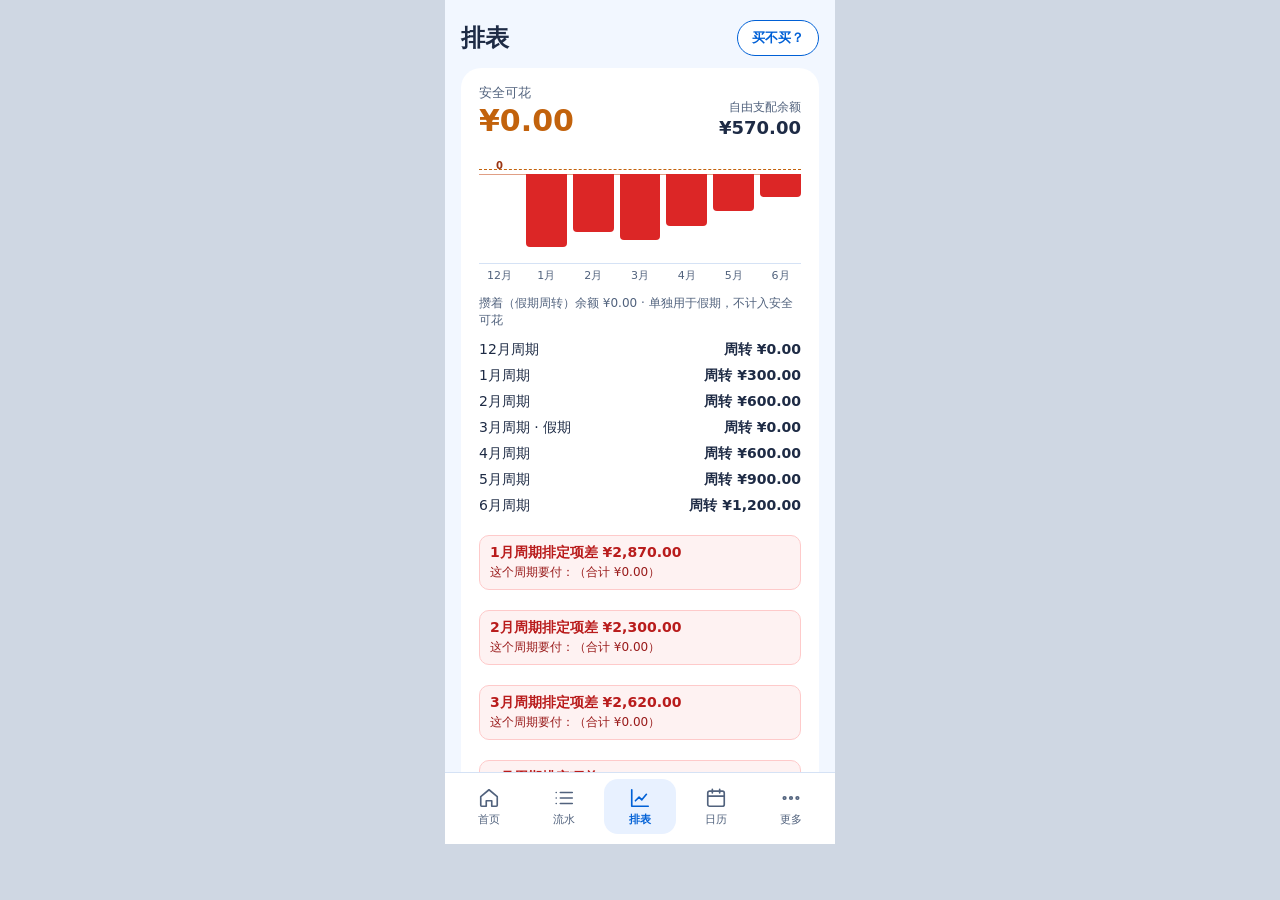
<file: pages/plan.html>
<!doctype html>
<html lang="zh-CN">
<head>
<meta charset="utf-8">
<meta name="viewport" content="width=device-width, initial-scale=1, viewport-fit=cover">
<title>排表</title>
<link rel="manifest" href="../manifest.webmanifest">
<meta name="theme-color" content="#2563EB">

<link rel="icon" type="image/svg+xml" href="../favicon.svg">
<link rel="stylesheet" href="../css/app.css">
</head>
<body>
<div class="phone">
  <div class="scroll scroll--tight" id="scroll"></div>
  <nav class="nav" aria-label="底部导航"></nav>
</div>
<script src="../js/png-data.js"></script>
  <script src="../js/calc.js"></script>
<script src="../js/store.js"></script>
<script src="../js/ui.js"></script>
<script>
(function () {
  document.querySelector('.nav').outerHTML = UI.nav('plan');
  var root = document.getElementById('scroll');

  function render() {
    var S = Store.state();
    var pv = Calc.planView(S, { horizon: 6 });
    var fc = pv.forecast;

    var schedRows = pv.scheduled.map(function (it) {
      return UI.itemRow({ id: it.id, name: it.name, amount: it.amount, label: it.label });
    }).join('') || '<div class="hint" style="padding:10px 0">还没有排定项</div>';

    var condRows = pv.conditional.map(function (it) {
      return UI.itemRow({
        id: it.id, name: it.name, amount: it.amount,
        badge: it.badge, badgeTone: it.badgeTone, pinnable: true, pinned: it.pinned
      });
    }).join('') || '<div class="hint" style="padding:10px 0">还没有条件项</div>';

    var willNeg = fc.willGoNegative;
    var negList = pv.negativeCycles || [];

    root.innerHTML =
      '<div class="topbar topbar--center">' +
        '<h1>排表</h1>' +
        '<a class="btn btn--outline btn--sm" href="' + UI.url('buy.html') + '">买不买？</a>' +
      '</div>' +

      '<section class="card">' +
        '<div class="plan-balances">' +
          '<div><div class="card-label">安全可花</div>' +
            '<div class="card-value card-value--md"' + (pv.safeSpend <= 0 ? ' style="color:var(--orange)"' : '') + '>' + UI.money(pv.safeSpend) + '</div></div>' +
          '<div class="text-right"><div class="section-note">自由支配余额</div>' +
            '<div class="card-value" style="font-size:18px;font-weight:700">' +
            UI.money(pv.freeBalance) + '</div></div>' +
    '</div>' +
        (pv.env.funding.shortfall > 0 ? '<div class="hint">日常信封及剩余打车预留缺口 ' + UI.money(pv.env.funding.shortfall) + '，已计入自由支配和后续预测。</div>' : '') +
        UI.barChart(fc.rows, fc.floor) +
        '<div class="section-note">攒着（假期周转）余额 ' + UI.money(S.accounts.holiday) + ' · 单独用于假期，不计入安全可花</div>' +
        '<div class="mini-list">' + fc.rows.map(function (r) { return '<div class="mini-list__row"><span>' + r.label + (r.holiday ? ' · 假期' : '') + '</span><span>周转 ' + UI.money(r.holidayBalance) + '</span></div>'; }).join('') + '</div>' +
        /* 负数周期：差多少、差哪几项，都写出来（第 8 节） */
        (negList ? negList.map(function (n) {
          return '<div class="neg-note"><span class="neg-note__t">' + UI.esc(n.label) +
            '排定项差 ' + UI.money(n.gap) + '</span>' +
            '<span class="neg-note__d">这个周期要付：' + UI.esc(n.scheduledNames.join('、')) +
            '（合计 ' + UI.money(n.scheduledAmount) + '）</span></div>';
        }).join('') : '') +
        '<div class="section-note">柱子 = 排定项照付、标为可买的条件项都买了之后，各周期的最低余额 · 虚线为底线 ' + UI.num(fc.floor) +
          (willNeg ? ' · <b style="color:var(--red)">有周期会变负，排定项排不开</b>' : '') + '</div>' +
      '</section>' +

      '<section class="card card--tight">' +
        '<div class="row-between" style="align-items:baseline">' +
          '<span class="section-title">排定项</span>' +
          '<span class="section-note">' + pv.scheduled.length + ' 项 · 到期直接扣 · 可上下滑动</span>' +
        '</div>' +
        '<div class="list-box">' + schedRows + '</div>' +
      '</section>' +

      '<section class="card card--tight">' +
        '<div class="row-between" style="align-items:baseline">' +
          '<span class="section-title">条件项</span>' +
          '<span class="section-note">' + pv.conditional.length + ' 项 · 置顶优先 · 最贵优先</span>' +
        '</div>' +
        '<div class="list-box">' + condRows + '</div>' +
      '</section>';

    /* 规格第 8 节：只有编辑图标可点，行本身无反应 */
    UI.on(root, '[data-edit]', 'click', function (el) {
      UI.go('edit-item.html', { id: el.getAttribute('data-edit') });
    });
    UI.on(root, '[data-pin]', 'click', function (el) {
      Store.togglePin(el.getAttribute('data-pin'));
      render();
      UI.toast('置顶已切换，排序会重算');
    });
  }

  render();
})();
</script>
</body>
</html>
</file>
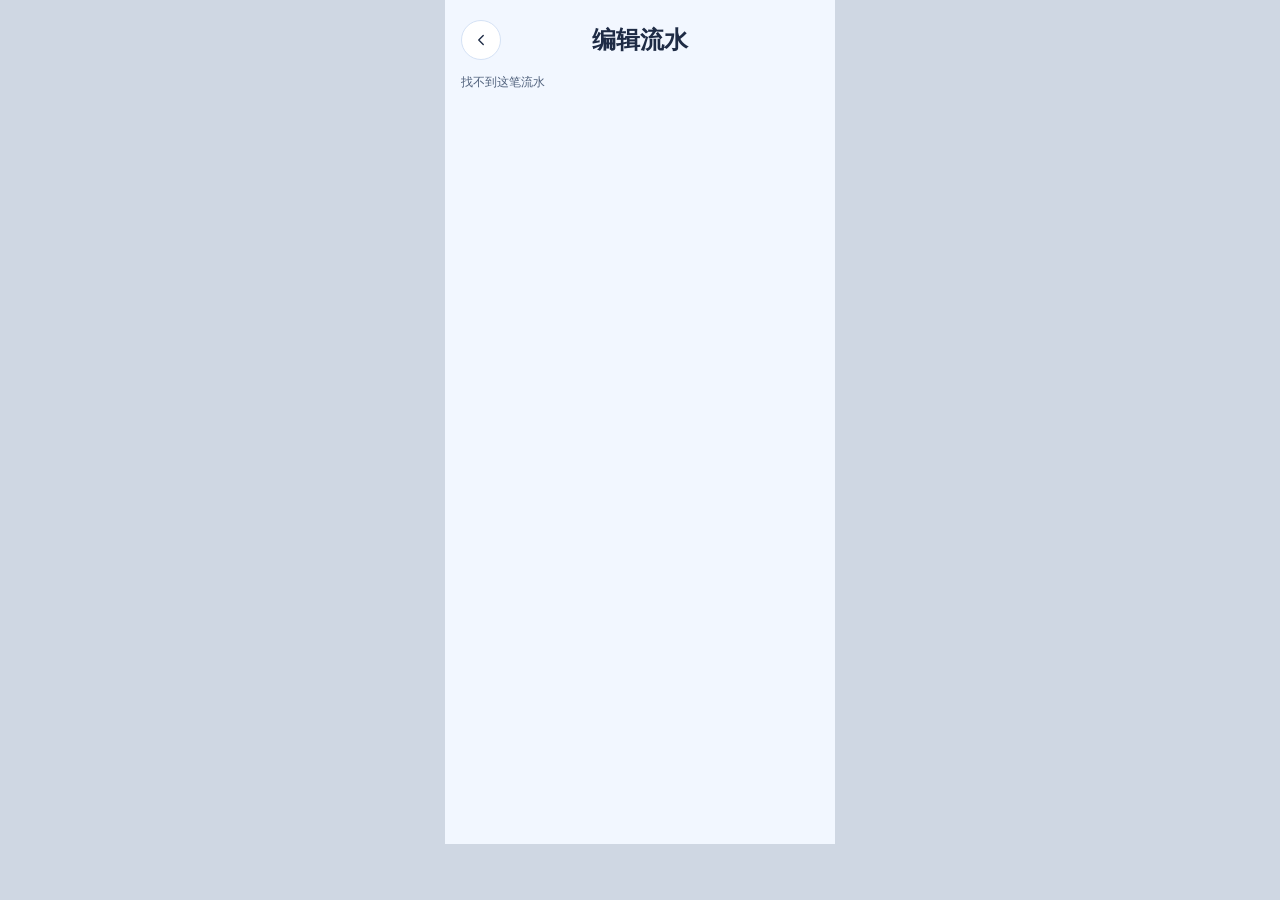
<file: pages/review-entry.html>
<!doctype html>
<html lang="zh-CN"><head><meta charset="utf-8"><meta name="viewport" content="width=device-width, initial-scale=1, viewport-fit=cover"><title>核对流水</title><link rel="manifest" href="../manifest.webmanifest"><link rel="stylesheet" href="../css/app.css"><link rel="stylesheet" href="../vendor/flatpickr/flatpickr.min.css"></head>
<body><div class="phone phone--tall"><div class="scroll" id="scroll"></div></div>
<script src="../js/calc.js"></script><script src="../js/store.js"></script><script src="../vendor/flatpickr/flatpickr.min.js"></script><script src="../vendor/flatpickr/zh.js"></script><script src="../js/ui.js"></script>
<script>
(function () {
  var root = document.getElementById('scroll'), id = UI.qs('id'), s = Store.state();
  var src = (s.entries || []).filter(function (e) { return e.id === id; })[0];
  var isIncome = src && src.envelope === 'income';
  var envs = { food: '吃饭', sub: '订阅', taxi: '机动·打车', other: '机动·其他', free: '自由支配', emergency: '应急金' };
  function options(selected) {
    var groups = isIncome ? [] : s.categories.slice();
    if (isIncome || (src && src.amount < 0)) groups.push({ name: '收入', children: Calc.incomeCategories() });
    return groups.map(function (g) { return '<optgroup label="' + UI.esc(g.name) + '">' + g.children.map(function (c) {
      return '<option value="' + UI.esc(c.id) + '"' + (c.id === selected ? ' selected' : '') + '>' + UI.esc(c.name) + '</option>';
    }).join('') + '</optgroup>'; }).join('');
  }
  function row(amount, cat, env, note) {
    return '<section class="card entry-part"><div class="field"><label>金额（' + (src.amount < 0 ? '收入' : '支出') + '）</label><input class="input part-amount" inputmode="decimal" value="' + amount + '"></div>' +
      '<div class="field"><label>分类</label><select class="input part-cat">' + options(cat) + '</select></div>' +
      (isIncome ? '<div class="field"><label>入账账户</label><select class="input part-account">' +
        ['icbc', 'abc', 'yuebao', 'jiaohang'].map(function (key) { return '<option value="' + key + '"' + (key === Calc.entryAccount(src) ? ' selected' : '') + '>' + Calc.accountName(key) + '</option>'; }).join('') + '</select></div>'
        : '<div class="field"><label>信封</label><select class="input part-env">' + Object.keys(envs).concat(src.amount < 0 ? ['income'] : []).map(function (key) { return '<option value="' + key + '"' + (key === env ? ' selected' : '') + '>' + (key === 'income' ? '收入（不占支出信封）' : envs[key]) + '</option>'; }).join('') + '</select></div>') +
      '<div class="field"><label>备注</label><input class="input part-note" value="' + UI.esc(note || '') + '"></div>' +
      (src.pending ? '<button class="btn btn--muted removePart" type="button">移除这行</button>' : '') + '</section>';
  }
  root.innerHTML = '<div class="topbar topbar--center"><a class="icon-btn" href="flow.html" aria-label="返回">' + UI.icon('left', 18) + '</a><h1>' + (src && src.pending ? '拆分待核对' : '编辑流水') + '</h1><span style="width:40px"></span></div>';
  if (!src) { root.insertAdjacentHTML('beforeend', '<div class="hint">找不到这笔流水</div>'); return; }
  var entryDate = src.date;
  var entryCycleKey = src.cycleKey || Calc.cycleKeyForDate(s, src.date);
  var canEditDate = !src.pending && !src.autoPayday && !src.autoSubId;
  root.insertAdjacentHTML('beforeend', '<div class="hint">' + UI.esc(src.date) + ' · ' + UI.esc(Calc.accountName(Calc.entryAccount(src))) + ' · 原金额 ' + UI.money(Math.abs(src.amount)) +
    (src.pending ? '。每行选分类和信封，合计须等于原金额，日期和出钱账户不变。' : '') + '</div>' +
    (canEditDate ? '<div class="row-between"><span class="card-label">日期</span>' + UI.datePicker('entryDate', entryDate, { max: Store.today() }) + '</div><div id="entryCycle"></div>' : '') +
    '<div id="parts">' + row(Math.abs(src.amount), src.catId, src.envelope === 'pending' ? 'food' : src.envelope, src.note) + '</div>' +
    (src.pending ? '<button class="btn btn--outline btn--block" id="addPart">再拆一笔</button>' : '') + '<button class="btn btn--block" id="saveEntry">保存</button>');
  function bindRows() {
    UI.$$('.entry-part', root).forEach(function (section) {
      var cat = section.querySelector('.part-cat');
      cat.onchange = function () { if (!isIncome) section.querySelector('.part-env').value = Calc.defaultEnvelope(s, cat.value); };
      var remove = section.querySelector('.removePart');
      if (remove) remove.onclick = function () { section.remove(); };
    });
  }
  bindRows();
  function renderCycle() {
    if (!canEditDate) return;
    var attrib = Calc.paydayAttribution(s, entryDate, src.time);
    document.getElementById('entryCycle').innerHTML = attrib.isPayday
      ? '<span class="card-label">这笔属于</span><div class="chips">' + attrib.options.map(function (o) {
        return '<button type="button" class="chip" data-cyclekey="' + o.key + '" aria-pressed="' + (entryCycleKey === o.key) + '">' + UI.esc(o.label) + '</button>';
      }).join('') + '</div>' : '';
  }
  renderCycle();
  UI.onDateChange(root, '#entryDate', function (value) {
    entryDate = value;
    var attrib = Calc.paydayAttribution(s, entryDate, src.time);
    entryCycleKey = attrib.isPayday ? attrib.defaultCycleKey : Calc.cycleKeyForDate(s, entryDate);
    var label = root.querySelector('#entryDate').parentNode.querySelector('span');
    label.textContent = Calc.mdLabel(entryDate) + ' ' + Calc.weekdayCN(entryDate);
    renderCycle();
  });
  UI.on(root, '[data-cyclekey]', 'click', function (el) { entryCycleKey = el.getAttribute('data-cyclekey'); renderCycle(); });
  UI.on(root, '#addPart', 'click', function () { document.getElementById('parts').insertAdjacentHTML('beforeend', row('', 'c-food-main', 'food', '')); bindRows(); });
  UI.on(root, '#saveEntry', 'click', function () {
    try {
      var parts = UI.$$('.entry-part', root).map(function (section) {
        var amount = Number(section.querySelector('.part-amount').value);
        if (!isFinite(amount) || amount <= 0) throw new Error('请输入大于 0 的金额');
        return { amount: Calc.round2(amount * (src.amount < 0 ? -1 : 1)), catId: section.querySelector('.part-cat').value,
          envelope: isIncome ? 'income' : section.querySelector('.part-env').value,
          account: isIncome ? section.querySelector('.part-account').value : undefined,
          note: section.querySelector('.part-note').value };
      });
      if (src.pending) Store.splitPendingEntry(id, parts);
      else {
        if (canEditDate) {
          parts[0].date = entryDate;
          if (entryDate !== src.date || entryCycleKey !== (src.cycleKey || Calc.cycleKeyForDate(s, src.date))) parts[0].cycleKey = entryCycleKey;
        }
        Store.updateEntry(id, parts[0]);
      }
      if (Store.lastWriteOk()) location.href = 'flow.html?date=' + encodeURIComponent(entryDate);
    } catch (e) { UI.toast(e.message); }
  });
})();
</script></body></html>
</file>
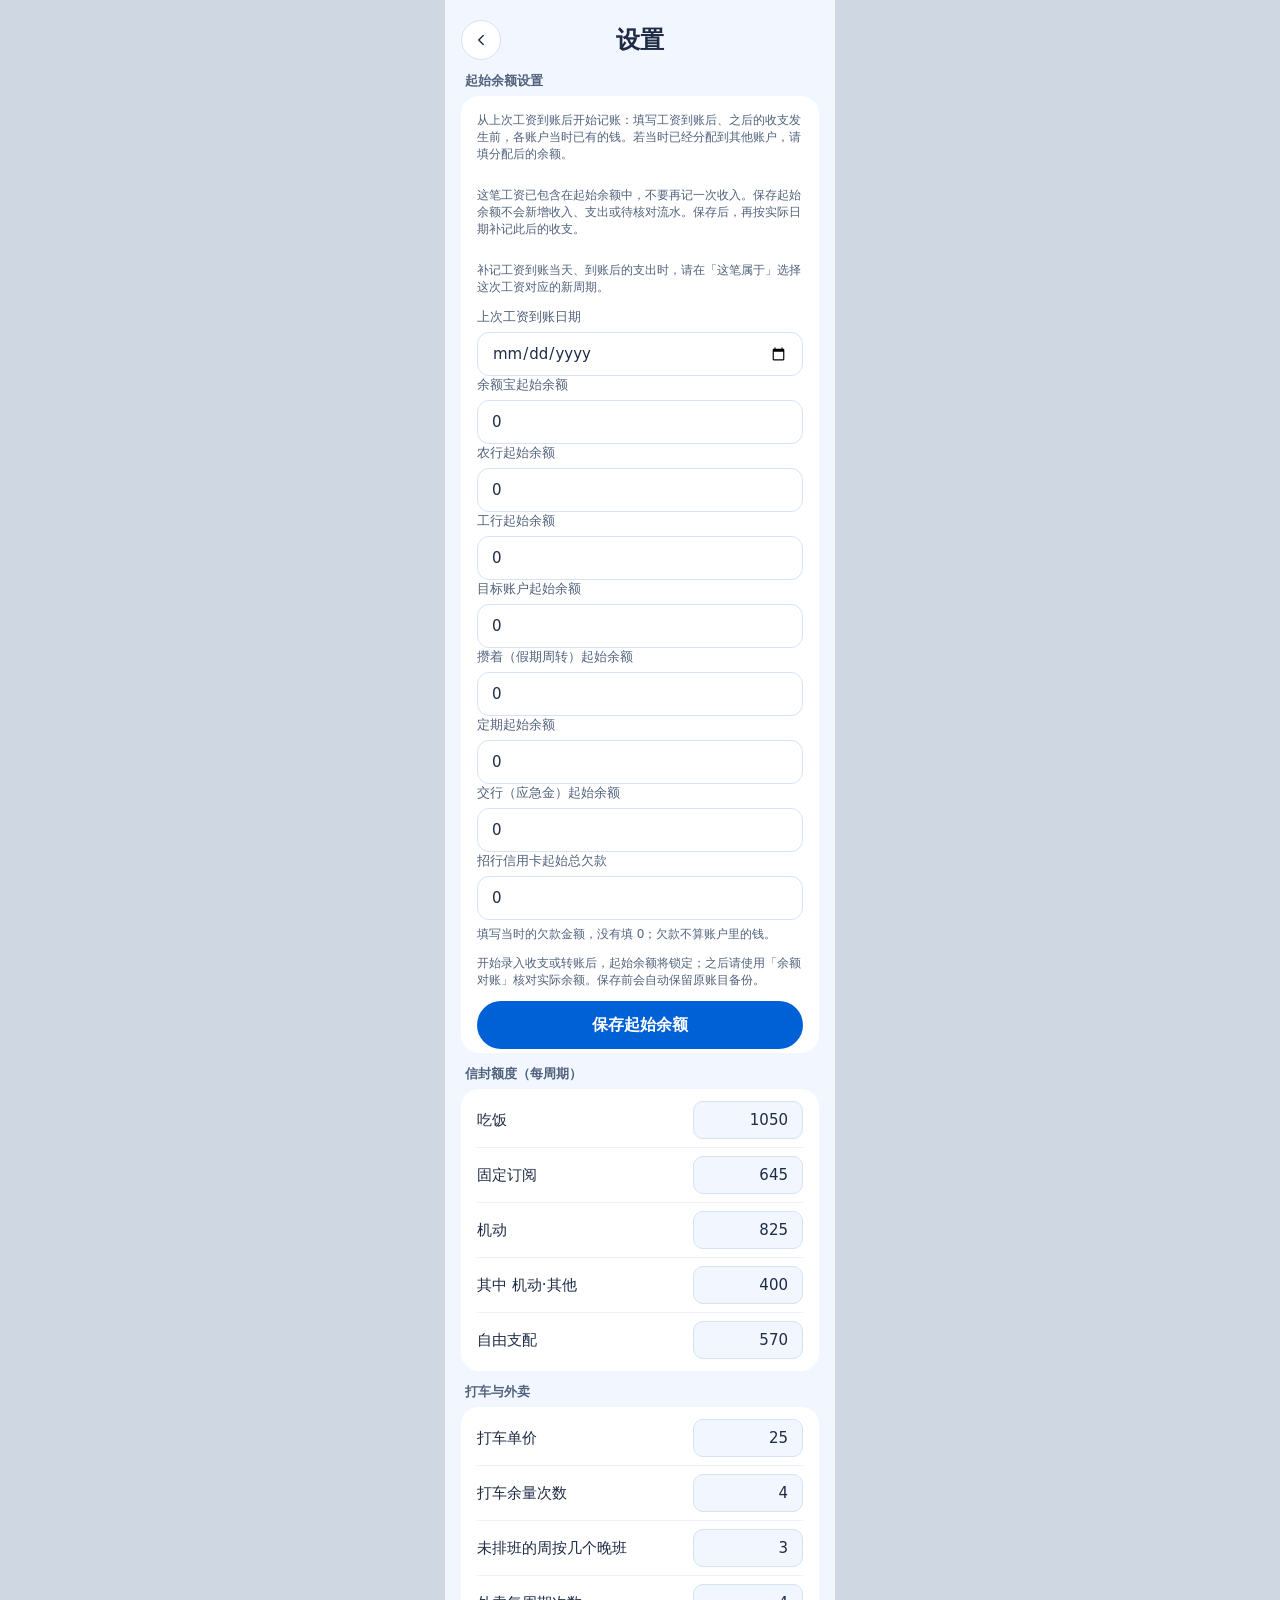
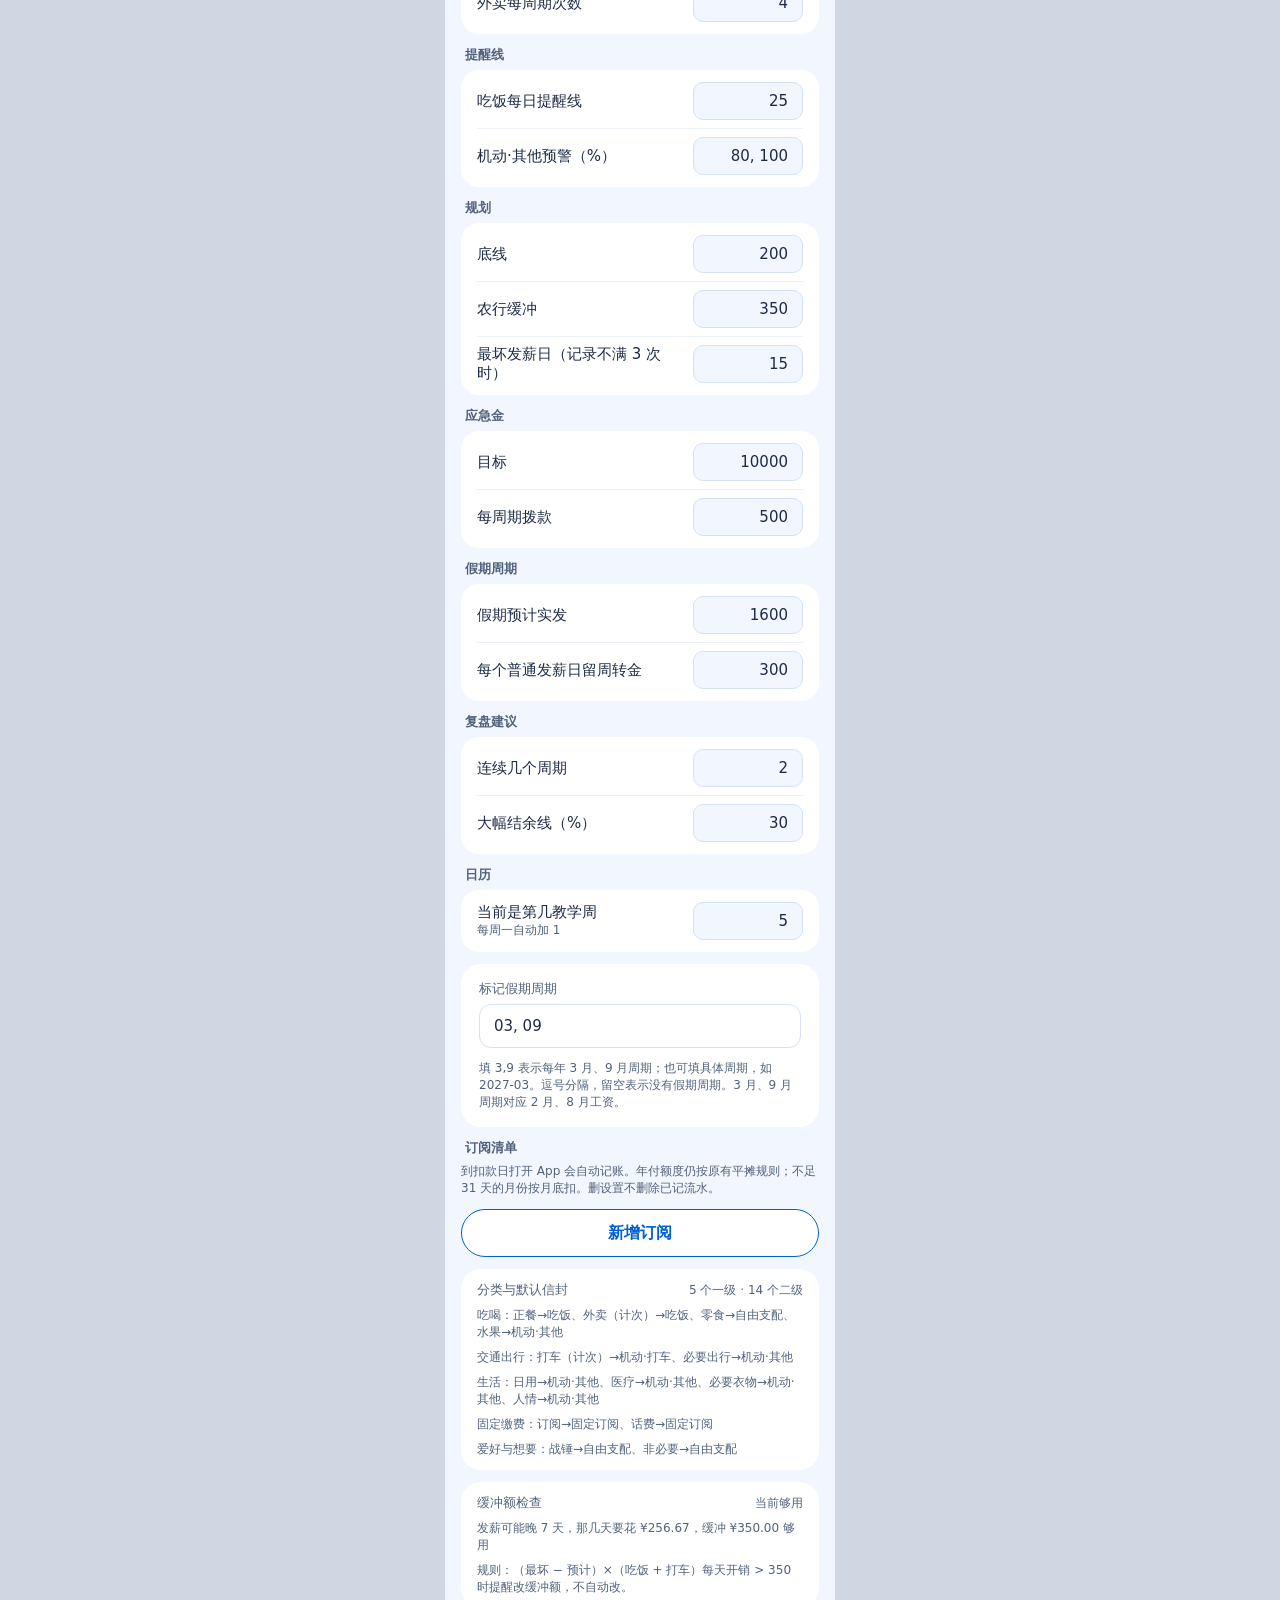
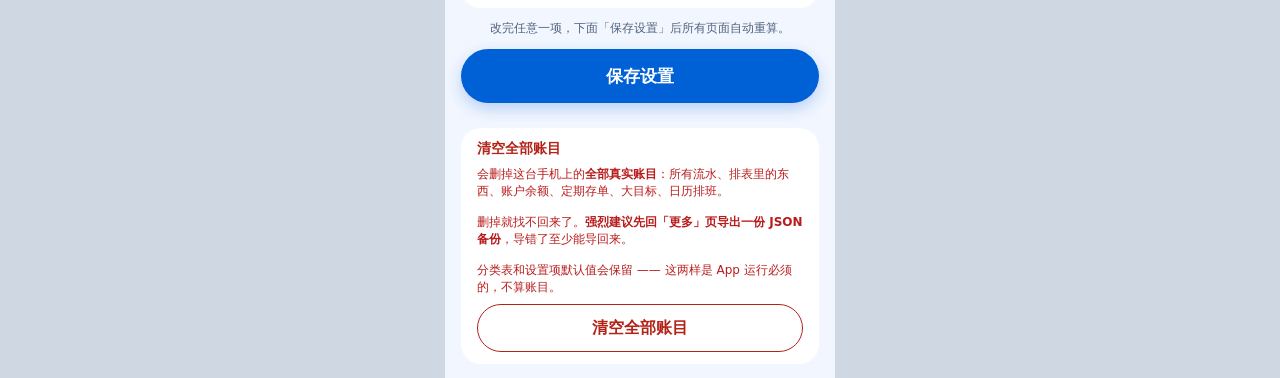
<file: pages/settings.html>
<!doctype html>
<html lang="zh-CN">
<head>
<meta charset="utf-8">
<meta name="viewport" content="width=device-width, initial-scale=1, viewport-fit=cover">
<title>设置</title>
<link rel="manifest" href="../manifest.webmanifest">
<meta name="theme-color" content="#2563EB">

<link rel="icon" type="image/svg+xml" href="../favicon.svg">
<link rel="stylesheet" href="../css/app.css">
</head>
<body>
<div class="phone phone--tall">
  <div class="scroll scroll--tight" id="scroll"></div>
</div>
<script src="../js/png-data.js"></script>
  <script src="../js/calc.js"></script>
<script src="../js/store.js"></script>
<script src="../js/ui.js"></script>
<script>
(function () {
  var root = document.getElementById('scroll');

  /* 每个设置项：path 指向 settings 里的字段 */
  var FIELDS = [
    { g: '信封额度（每周期）', items: [
      { p: ['envelopes', 'food'], l: '吃饭' },
      { p: ['envelopes', 'sub'], l: '固定订阅' },
      { p: ['envelopes', 'mobility'], l: '机动' },
      { p: ['envelopes', 'mobilityOther'], l: '其中 机动·其他' },
      { p: ['envelopes', 'free'], l: '自由支配' }
    ] },
    { g: '打车与外卖', items: [
      { p: ['taxi', 'price'], l: '打车单价' },
      { p: ['taxi', 'surplus'], l: '打车余量次数' },
      { p: ['taxi', 'unassignedWeekNightShifts'], l: '未排班的周按几个晚班' },
      { p: ['takeout', 'perCycle'], l: '外卖每周期次数' }
    ] },
    { g: '提醒线', items: [
      { p: ['warn', 'mealDaily'], l: '吃饭每日提醒线' },
      { p: ['warn', 'mobilityOther'], l: '机动·其他预警（%）', join: true }
    ] },
    { g: '规划', items: [
      { p: ['plan', 'floor'], l: '底线' },
      { p: ['plan', 'abcBuffer'], l: '农行缓冲' },
      { p: ['plan', 'worstPaydayFallback'], l: '最坏发薪日（记录不满 3 次时）' }
    ] },
    { g: '应急金', items: [
      { p: ['emergency', 'target'], l: '目标' },
      { p: ['emergency', 'perCycle'], l: '每周期拨款' }
    ] },
    { g: '假期周期', items: [
      { p: ['holiday', 'expectedSalary'], l: '假期预计实发' },
      { p: ['holiday', 'transferPerCycle'], l: '每个普通发薪日留周转金' }
    ] },
    { g: '复盘建议', items: [
      { p: ['review', 'overspendCycles'], l: '连续几个周期' },
      { p: ['review', 'bigSurplusPct'], l: '大幅结余线（%）' }
    ] },
    { g: '日历', items: [
      { p: ['calendar', 'teachingWeek'], l: '当前是第几教学周', sub: '每周一自动加 1' }
    ] }
  ];

  function get(obj, p) {
    var cur = obj;
    for (var i = 0; i < p.length; i++) cur = cur[p[i]];
    return cur;
  }
  function set(obj, p, v) {
    var cur = obj;
    for (var i = 0; i < p.length - 1; i++) cur = cur[p[i]];
    cur[p[p.length - 1]] = v;
  }

  var envNames = { sub: '订阅', food: '吃饭', taxi: '机动·打车', other: '机动·其他', free: '自由支配', emergency: '应急金' };
  function subscriptionRow(sub) {
    return '<section class="card subscription-row" data-id="' + UI.esc(sub.id || Store.uid('sub')) + '">' +
      '<div class="field"><label>名称</label><input class="input sub-name" value="' + UI.esc(sub.name || '') + '"></div>' +
      '<div class="grid2"><div class="field"><label>金额</label><input class="input sub-amount" inputmode="decimal" value="' + (sub.amount || '') + '"></div>' +
      '<div class="field"><label>每月扣款日（1—31）</label><input class="input sub-day" inputmode="numeric" value="' + (sub.day || '') + '"></div></div>' +
      '<div class="field"><label>年付月份（1—12，月付留空）</label><input class="input sub-month" inputmode="numeric" value="' + (sub.month || '') + '"></div>' +
      '<div class="field"><label>信封</label><select class="input sub-env">' + Object.keys(envNames).map(function (key) { return '<option value="' + key + '"' + ((sub.envelope || 'sub') === key ? ' selected' : '') + '>' + envNames[key] + '</option>'; }).join('') + '</select></div>' +
      '<button type="button" class="btn btn--muted removeSub">删除订阅设置</button></section>';
  }

  function openingSection(S) {
    if (!Store.canSetOpeningBalances()) return '<section class="group"><h2>起始余额设置</h2><div class="card"><p class="hint">已有收支、转账或其他财务记录，不能直接重设起始余额。</p><a class="btn btn--outline" href="' + UI.url('accounts.html') + '">前往余额对账</a></div></section>';
    return '<section class="group"><h2>起始余额设置</h2><div class="card">' +
      '<p class="hint">从上次工资到账后开始记账：填写工资到账后、之后的收支发生前，各账户当时已有的钱。若当时已经分配到其他账户，请填分配后的余额。</p>' +
      '<p class="hint">这笔工资已包含在起始余额中，不要再记一次收入。保存起始余额不会新增收入、支出或待核对流水。保存后，再按实际日期补记此后的收支。</p>' +
      '<p class="hint">补记工资到账当天、到账后的支出时，请在「这笔属于」选择这次工资对应的新周期。</p>' +
      '<div class="field"><label for="openingDate">上次工资到账日期</label><input class="input" type="date" id="openingDate" max="' + S.today + '" value="' + UI.esc((S.paydayRecords || [])[0] || '') + '"></div>' +
      Object.keys(Store.initialState().accounts).concat(['jiaohang']).map(function (key) {
        return '<div class="field"><label for="opening-' + key + '">' + UI.esc(Calc.accountName(key)) + '起始余额</label><input class="input" id="opening-' + key + '" data-opening-account="' + key + '" inputmode="decimal" value="' + Store.accountBalance(S, key) + '"></div>';
      }).join('') +
      '<div class="field"><label for="openingDebt">招行信用卡起始总欠款</label><input class="input" id="openingDebt" inputmode="decimal" value="' + S.cmbDebt + '"><span class="hint">填写当时的欠款金额，没有填 0；欠款不算账户里的钱。</span></div>' +
      '<p class="hint">开始录入收支或转账后，起始余额将锁定；之后请使用「余额对账」核对实际余额。保存前会自动保留原账目备份。</p>' +
      '<button type="button" class="btn btn--block" id="saveOpening">保存起始余额</button></div></section>';
  }

  function render() {
    var S = Store.state();
    var st = S.settings;

    var groups = FIELDS.map(function (G) {
      return '<section class="group"><h2>' + G.g + '</h2><div class="card">' +
        G.items.map(function (it, i) {
          var v = get(st, it.p);
var shown = it.join ? v.join(', ') : v;
          return '<div class="row-between" style="gap:12px"' + (i < G.items.length - 1 ? ';border-bottom:1px solid var(--line-soft)' : '') + '>' +
'<label for="f' + it.p.join('_') + '" style="min-width:0;flex:1">' + it.l +
        (it.sub ? '<span class="hint" style="display:block">' + it.sub + '</span>' : '') + '</label>' +
     '<input id="f' + it.p.join('_') + '" class="input input--right" style="flex:0 0 110px" data-p="' + it.p.join(',') + '"' +
            (it.join ? '' : ' inputmode="decimal"') + ' value="' + UI.esc(shown) + '"></div>';
        }).join('') +
        '</div></section>';
    }).join('');

    var catCount = S.categories.reduce(function (n, c) { return n + c.children.length; }, 0);

    var ba = Calc.bufferAdvice(S);

    root.innerHTML =
      '<div class="topbar topbar--center">' +
        '<a class="icon-btn" href="' + UI.url('more.html') + '" aria-label="返回">' + UI.icon('left', 18) + '</a>' +
        '<h1>设置</h1><span style="width:40px"></span>' +
      '</div>' +

      openingSection(S) + groups +
      '<section class="card"><div class="field"><label for="holidayCycles">标记假期周期</label><input class="input" id="holidayCycles" value="' + UI.esc(st.holiday.cycles.join(', ')) + '"></div><div class="hint">填 3,9 表示每年 3 月、9 月周期；也可填具体周期，如 2027-03。逗号分隔，留空表示没有假期周期。3 月、9 月周期对应 2 月、8 月工资。</div></section>' +
      '<section class="group"><h2>订阅清单</h2><div class="hint">到扣款日打开 App 会自动记账。年付额度仍按原有平摊规则；不足 31 天的月份按月底扣。删设置不删除已记流水。</div><div id="subscriptionRows">' + st.subscriptions.map(subscriptionRow).join('') + '</div><button class="btn btn--outline btn--block" id="addSub">新增订阅</button></section>' +

      '<div class="card card--tight">' +
        '<div class="row-between" style="align-items:baseline">' +
          '<span class="card-label">分类与默认信封</span>' +
          '<span class="hint">' + S.categories.length + ' 个一级 · ' + catCount + ' 个二级</span>' +
        '</div>' +
        S.categories.map(function (g) {
          return '<div class="hint">' + UI.esc(g.name) + '：' +
            g.children.map(function (c) {
              var def = c.defaultEnvelope ? c.defaultEnvelope : (c.counted === 'takeout' ? '吃饭' : '机动·打车');
              return UI.esc(c.name) + '→' + ENV_CN(def);
            }).join('、') + '</div>';
        }).join('') +
      '</div>' +

      '<div class="card card--tight">' +
        '<div class="row-between" style="align-items:baseline">' +
          '<span class="card-label">缓冲额检查</span>' +
          '<span class="hint">' + (ba.shouldWarn ? '<b style="color:var(--orange)">建议调整</b>' : '当前够用') + '</span>' +
        '</div>' +
        '<div class="hint">' + UI.esc(ba.text || ('发薪可能晚 ' + ba.gapDays + ' 天，那几天要花 ' + UI.money(ba.suggested) + '，缓冲 ' + UI.money(ba.bufferTarget) + ' 够用')) + '</div>' +
        '<div class="hint">规则：（最坏 − 预计）×（吃饭 + 打车）每天开销 &gt; 350 时提醒改缓冲额，不自动改。</div>' +
      '</div>' +

      '<div class="hint" style="text-align:center">改完任意一项，下面「保存设置」后所有页面自动重算。</div>' +
      '<button type="button" class="btn btn--lg btn--block" id="save">保存设置</button>' +

      '<div class="divider"></div>' +

'<section class="card card--tight">' +
        '<div class="section-title" style="color:var(--red)">清空全部账目</div>' +
        '<div class="hint" style="color:#B91C1C">会删掉这台手机上的<b>全部真实账目</b>：所有流水、排表里的东西、账户余额、定期存单、大目标、日历排班。<br><br>' +
    '删掉就找不回来了。<b>强烈建议先回「更多」页导出一份 JSON 备份</b>，导错了至少能导回来。<br><br>' +
          '分类表和设置项默认值会保留 —— 这两样是 App 运行必须的，不算账目。</div>' +
        '<button type="button" class="btn btn--danger btn--block" id="reset">清空全部账目</button>' +
      '</section>';

    UI.on(root, '#saveOpening', 'click', function () {
      try {
        var values = {};
        UI.$$('[data-opening-account]', root).forEach(function (el) { values[el.getAttribute('data-opening-account')] = el.value; });
        Store.setOpeningBalances({ date: document.getElementById('openingDate').value, accounts: values, cmbDebt: document.getElementById('openingDebt').value });
        if (!Store.lastWriteOk()) return;
        UI.toast('起始余额已保存，请补记该日期之后的收支，不要重复记这次工资');
        // 不重建整个设置表单，保留其他尚未保存的设置输入。
      } catch (e) { UI.toast(e.message); }
    });

    UI.on(root, '#save', 'click', function () {
      try {
      var next = JSON.parse(JSON.stringify(st));
      UI.$$('[data-p]', root).forEach(function (el) {
        var p = el.getAttribute('data-p').split(',');
        var raw = el.value;
        if (p.join('.') === 'warn.mobilityOther') {
          set(next, p, raw.split(/[,，\s]+/).filter(Boolean).map(Number));
        } else {
          if (!isFinite(Number(raw)) || Number(raw) < 0) throw new Error('设置金额和次数须为不小于 0 的数字');
          set(next, p, raw === '' ? 0 : Number(raw));
        }
      });
      next.holiday.cycles = document.getElementById('holidayCycles').value.split(/[,，\s]+/).filter(Boolean).map(function (key) {
        if (/^(?:[1-9]|0[1-9]|1[0-2])$/.test(key)) return Calc.pad2(Number(key));
        if (/^\d{4}-(?:0[1-9]|1[0-2])$/.test(key)) return key;
        throw new Error('假期周期请填月份 1—12，或 YYYY-MM');
      });
      next.subscriptions = UI.$$('.subscription-row', root).map(function (row) {
        var name = row.querySelector('.sub-name').value.trim(), amount = Number(row.querySelector('.sub-amount').value), day = Number(row.querySelector('.sub-day').value), monthText = row.querySelector('.sub-month').value.trim(), month = monthText ? Number(monthText) : 0;
        if (!name || !isFinite(amount) || amount <= 0 || !Number.isInteger(day) || day < 1 || day > 31 || !Number.isInteger(month) || month < 0 || month > 12 || (monthText && month === 0)) throw new Error('订阅须填写名称、正金额、1—31 的日号；年付月份填 1—12');
        var previous = st.subscriptions.filter(function (sub) { return sub.id === row.getAttribute('data-id'); })[0] || {};
        return Object.assign({}, previous, { id: row.getAttribute('data-id'), name: name, amount: Calc.round2(amount), day: day, month: month, envelope: row.querySelector('.sub-env').value });
      });
      delete next.plan.coldThreshold; delete next.plan.coldDays;
      Store.saveSettings(next);
      if (!Store.lastWriteOk()) return;
      UI.toast('已保存，首页和排表会跟着变');
      render();
      } catch (e) { UI.toast(e.message); }
    });
    function bindSubscriptions() {
      UI.$$('.removeSub', root).forEach(function (button) { button.onclick = function () { button.closest('.subscription-row').remove(); }; });
    }
    bindSubscriptions();
    UI.on(root, '#addSub', 'click', function () { document.getElementById('subscriptionRows').insertAdjacentHTML('beforeend', subscriptionRow({})); bindSubscriptions(); });

UI.on(root, '#reset', 'click', function () {
      var S = Store.state();
      if (!confirm(
        '这会删掉：\n' +
        '· 所有流水（' + (S.entries || []).length + ' 笔）\n' +
        '· 排表里的东西（' + (S.planItems || []).length + ' 项）\n' +
   '· 所有账户余额、定期存单、大目标、日历排班\n\n' +
        '删掉就找不回来了。\n\n' +
    '强烈建议先回「更多」页导出一份 JSON 备份。\n\n' +
        '确定要继续吗？')) return;
      /* 第 9 条：必须输入「清空」两个字才执行 */
      var word = prompt('请输入「清空」两个字，确认执行：', '');
      if (word === null) return;
      if (String(word).trim() !== '清空') {
   alert('输入的不是「清空」，没有执行任何操作。');
        return;
      }
      if (!confirm('最后确认一次：真的要把全部账目清空吗？')) return;
      /* 清空前自动存一份备份，误点了还能从「更多 → 查看自动备份」找回 */
      try { Store.importJSON(Store.exportJSON()); } catch (e) { /* noop */ }
      Store.reset();
      UI.toast('已清空全部账目。误删了可在「更多」页的「查看自动备份」里找回');
      render();
    });
  }

  function ENV_CN(k) {
    return { food: '吃饭', sub: '固定订阅', taxi: '机动·打车', other: '机动·其他', free: '自由支配', emergency: '应急金' }[k] || k;
  }

  render();
})();
</script>
</body>
</html>
</file>
<file: css/app.css>
/*!
 * app.css —— 全局样式
 * 配色与圆角照「界面示意」的 9 个 HTML 提取：浅蓝底 #F2F7FF、白卡、浅蓝小格 #E8F1FF。
 */

:root {
  --bg: #F2F7FF;
  --card: #FFFFFF;
  --blue: #0060D6;
  --blue-dark: #004BA8;
  --blue-100: #E8F1FF;
  --blue-150: #DCEBFF;
  --blue-300: #6FA6EC;
  --line: #D5E2F5;
  --line-soft: #EDF2FA;
  --ink: #1E2B45;
  --ink-2: #51627D;
  --ink-3: #9AA9C0;
  --green: #DDF3E4;
  --green-ink: #1F6B3A;
  --orange: #C2620C;
  --orange-bg: #FFF4E5;
  --orange-ink: #8A4B08;
  --orange-chip: #FFE8D6;
  --purple: #463AA2;
  --purple-bg: #ECE8FB;
  --purple-ink: #3B2F86;
  --red: #B42318;
  --desk: #CFD7E3;
  --sheet: #5A6780;
}

* { box-sizing: border-box; -webkit-tap-highlight-color: transparent; }

html { background: var(--desk); }

body {
  margin: 0;
  display: flex;
  justify-content: center;
  font-family: 'Noto Sans SC', -apple-system, BlinkMacSystemFont, 'PingFang SC',
    'Hiragino Sans GB', 'Microsoft YaHei', system-ui, sans-serif;
  color: var(--ink);
  font-variant-numeric: tabular-nums;
}

a { color: var(--blue); text-decoration: none; }
a:hover { color: var(--blue-dark); }

.phone {
  width: 390px;
  height: 844px;
  background: var(--bg);
  display: flex;
  flex-direction: column;
  overflow: hidden;
  position: relative;
}

.phone--tall { height: auto; min-height: 844px; overflow: visible; }
.phone--flow { height: min(844px, 100vh); height: min(844px, 100dvh); }

.scroll {
  flex: 1;
  display: flex;
  flex-direction: column;
  gap: 14px;
  padding: 20px 16px 14px;
  min-height: 0;
  overflow-y: auto;
}

.scroll--tight { gap: 12px; }
.scroll > *, .sheet > * { flex-shrink: 0; }
.scroll > .spacer { flex: 1 0 0; }

/* ---------- 顶栏 ---------- */
.topbar {
  display: flex;
  justify-content: space-between;
  align-items: flex-end;
  gap: 10px;
}
.topbar--center { align-items: center; }
/* 日期和星期必须在同一行，不能折行（第 5 节） */
.topbar h1 { margin: 0; font-size: 24px; font-weight: 700; display: flex; align-items: baseline; gap: 8px; flex-wrap: nowrap; white-space: nowrap; min-width: 0; }
.topbar h1 .sub { font-size: 18px; font-weight: 500; color: var(--ink-2); white-space: nowrap; }
/* 日期占位太宽时右侧胶囊让位 */
.topbar { gap: 8px; }
.topbar .pill { flex-shrink: 1; overflow: hidden; text-overflow: ellipsis; }

/* 首页顶部：日期一行、周期胶囊单独一行，不被截断也不压住日期 */
.topbar--stack { flex-wrap: wrap; }
.topbar--stack h1 { flex: 1 1 auto; }
.topbar--stack .pill--row {
  flex: 0 0 auto;
  align-self: flex-start;
  white-space: nowrap;
  overflow: visible;
  max-width: 100%;
}
.topbar h2 { margin: 0; font-size: 20px; font-weight: 700; }

.pill {
  font-size: 12px;
  color: var(--ink);
  background: var(--card);
  border: 1px solid var(--line);
  border-radius: 999px;
  padding: 6px 12px;
  white-space: nowrap;
}

/* ---------- 卡片 ---------- */
.card {
  background: var(--card);
  border-radius: 20px;
  padding: 16px 18px;
  display: flex;
  flex-direction: column;
  gap: 12px;
}
.card--flush { padding: 4px 16px; gap: 0; }
.card--tight { padding: 12px 16px; gap: 8px; }

.card-label { font-size: 13px; color: var(--ink-2); }
.card-value { font-size: 40px; font-weight: 700; line-height: 1.15; margin-top: 2px; }
.card-value--md { font-size: 30px; }
.card-value--sm { font-size: 17px; }
.card-sub { font-size: 13px; color: var(--ink-2); margin-top: 2px; }

.section-title { font-size: 14px; font-weight: 700; }
.section-note { font-size: 12px; color: var(--ink-2); }

/* ---------- 三格小卡 ---------- */
.grid3 { display: grid; grid-template-columns: repeat(3, minmax(0, 1fr)); gap: 8px; }
.grid2 { display: grid; grid-template-columns: repeat(2, minmax(0, 1fr)); gap: 8px; }
.tile { background: var(--blue-100); border-radius: 14px; padding: 10px 12px; min-width: 0; }
.tile .k { font-size: 12px; color: var(--ink-2); }
.tile .v { font-size: 17px; font-weight: 700; margin-top: 2px; }
/* 数字太长时不能折行（第 4 条：剩 ¥400.00 要一行显示） */
.tile .v { white-space: nowrap; overflow: hidden; text-overflow: ellipsis; }
.tile__p { font-size: 12px; font-weight: 400; color: var(--ink-2); margin-right: 2px; }
/* 三个小格太窄时字号收一点 */
.grid3 > .tile .v { font-size: 16px; }
/* 吃饭那行小字也收紧，保证一行显示 */
.card-sub--tight { font-size: 13px; white-space: nowrap; overflow: hidden; text-overflow: ellipsis; }

/* ---------- 预警 ---------- */
.alert-box {
  background: var(--orange-bg);
  border-radius: 16px;
  padding: 12px 14px;
  display: flex;
  flex-direction: column;
  gap: 6px;
}
.alert-box__title { font-size: 13px; font-weight: 700; color: var(--orange-ink); }
.alert-row { display: flex; gap: 8px; align-items: baseline; font-size: 14px; color: #5C3205; }
.alert-row__dot {
  width: 6px; height: 6px; border-radius: 3px; background: var(--orange);
  flex-shrink: 0; transform: translateY(-2px);
}
.alert-row--info { color: var(--ink-2); }
.alert-row--info .alert-row__dot { background: var(--ink-3); }
/* 可点的预警行（备份提醒）：做成整行可点，带下划线提示 */
.alert-row--tappable {
  display: flex; width: 100%; text-align: left; background: none; border: none;
  padding: 4px 0; margin: 0; font: inherit; color: inherit; cursor: pointer;
  text-decoration: underline; text-underline-offset: 3px;
}
.alert-row--tappable:active { opacity: .6; }

/* ---------- 按钮 ---------- */
.btn {
  height: 48px;
  border-radius: 999px;
  border: none;
  background: var(--blue);
  color: #fff;
  font-family: inherit;
  font-size: 16px;
  font-weight: 700;
  display: inline-flex;
  align-items: center;
  justify-content: center;
  gap: 8px;
  cursor: pointer;
  padding: 0 18px;
}
.btn--lg { height: 54px; font-size: 17px; box-shadow: 0 6px 16px rgba(0, 96, 214, 0.25); }
.btn--outline { background: var(--card); border: 1.5px solid var(--blue); color: var(--blue); }
.btn--muted { background: var(--card); border: 1.5px solid var(--line); color: var(--ink-2); }
.btn--danger { background: var(--card); border: 1.5px solid var(--red); color: var(--red); }
.btn--sm { height: 36px; font-size: 13px; padding: 0 14px; }
.btn--block { width: 100%; }
.btn--purple { background: var(--card); border: 1.5px solid var(--purple); color: var(--purple); }
.btn[disabled] { opacity: 0.45; cursor: not-allowed; }

.btn-row { display: flex; gap: 10px; }
.btn-row > .btn { flex: 1; }

.icon-btn {
  width: 40px; height: 40px; border-radius: 999px;
  border: 1px solid var(--line); background: var(--card); color: var(--ink);
  display: inline-flex; align-items: center; justify-content: center;
  cursor: pointer; flex-shrink: 0; text-decoration: none;
}
.icon-btn--flat { border: none; background: var(--bg); }
.icon-btn--sm { width: 36px; height: 36px; }

/* ---------- 分段控件 ---------- */
.seg { display: grid; grid-template-columns: repeat(2, minmax(0, 1fr)); gap: 4px; background: var(--bg); border-radius: 999px; padding: 4px; }
.seg button {
  height: 38px; border-radius: 999px; border: none; background: transparent;
  color: var(--ink-2); font-family: inherit; font-size: 14px; font-weight: 500; cursor: pointer;
}
.seg button[aria-pressed="true"] { background: var(--card); color: var(--blue); font-weight: 700; box-shadow: 0 1px 4px rgba(30, 43, 69, 0.12); }

/* ---------- 胶囊组 ---------- */
.chips { display: flex; flex-wrap: wrap; gap: 6px; }
.chips--box { background: var(--bg); border-radius: 14px; padding: 8px; }
.chip {
  height: 36px; padding: 0 14px; border-radius: 999px;
  border: 1px solid var(--line); background: var(--card); color: var(--ink);
  font-family: inherit; font-size: 14px; cursor: pointer;
  display: inline-flex; align-items: center;
}
.chip[aria-pressed="true"] { background: var(--blue); border-color: var(--blue); color: #fff; font-weight: 700; }
.chips--sub .chip[aria-pressed="true"] { background: #1E4F8F; border-color: #1E4F8F; }

.tag {
  font-size: 11px; border-radius: 999px; padding: 3px 9px;
  background: var(--blue-100); color: #1E4F8F; white-space: nowrap;
  display: inline-flex; align-items: center;
}
.tag--ok { background: var(--green); color: var(--green-ink); }
.tag--muted { background: var(--bg); color: var(--ink-2); }
.tag--warn { background: var(--orange-chip); color: var(--orange); }
.tag--purple { background: var(--purple-bg); color: var(--purple-ink); }
.tag--wide { width: 54px; justify-content: center; }

/* ---------- 表单 ---------- */
.field { display: flex; flex-direction: column; gap: 6px; min-width: 0; }
/* 标签不能竖着一个字一行：整行显示，放不下时横向省略 */
.field > label, .field-label {
  font-size: 13px; color: var(--ink-2);
  white-space: nowrap; overflow: hidden; text-overflow: ellipsis;
}
.input {
  height: 44px; border-radius: 12px; border: 1px solid var(--line);
  padding: 0 14px; font-family: inherit; font-size: 15px;
  color: var(--ink); background: var(--card); width: 100%;
}
.input--right { text-align: right; background: var(--bg); height: 38px; border-radius: 10px; font-size: 15px; }
.input--num { font-weight: 700; }
select.input { appearance: none; }
.amount-row {
  display: flex; align-items: baseline; gap: 6px;
  border-bottom: 2px solid var(--blue); padding-bottom: 6px;
}
.amount-row .cur { font-size: 28px; font-weight: 700; color: var(--ink-2); }
.amount-row input {
  flex: 1; min-width: 0; border: none; outline: none; background: transparent;
  font-family: inherit; font-size: 40px; font-weight: 700; color: var(--ink); padding: 0;
}

.row-between { display: flex; align-items: center; justify-content: space-between; gap: 12px; }
.row-between + .row-between { border-top: 1px solid var(--line-soft); }

/* 开关 */
.switch {
  width: 52px; height: 30px; border-radius: 999px; border: none;
  background: var(--line); position: relative; cursor: pointer; padding: 0; flex-shrink: 0;
}
.switch[aria-checked="true"] { background: var(--blue); }
.switch span {
  position: absolute; top: 3px; left: 3px; width: 24px; height: 24px;
  border-radius: 12px; background: #fff; box-shadow: 0 1px 3px rgba(30, 43, 69, 0.25);
  transition: left .15s;
}
.switch[aria-checked="true"] span { left: 25px; }

/* ---------- 设置分组 ---------- */
.group { display: flex; flex-direction: column; gap: 6px; }
.group > h2 { margin: 0; padding: 0 4px; font-size: 13px; font-weight: 700; color: var(--ink-2); }
.group .card { border-radius: 18px; padding: 4px 16px; gap: 0; }
.group .row-between { padding: 8px 0; }
.group .row-between label { font-size: 15px; }
.hint { font-size: 12px; color: var(--ink-2); }

/* ---------- 底部导航 ---------- */
.nav {
  height: 72px; flex-shrink: 0;
  padding: 6px 8px 10px;
  background: var(--card);
  border-top: 1px solid var(--line);
  display: grid;
  grid-template-columns: repeat(5, minmax(0, 1fr));
  gap: 4px;
}
.nav a {
  display: flex; flex-direction: column; align-items: center; justify-content: center;
  gap: 3px; text-decoration: none; color: var(--ink-2);
  border-radius: 14px; font-size: 11px; font-weight: 500;
}
.nav a.on { color: var(--blue); background: var(--blue-100); font-weight: 700; }

/* ---------- 弹出页（底部抽屉） ---------- */
.sheet-mask {
  position: absolute; inset: 0;
  background: var(--sheet);
  display: flex; flex-direction: column;
  z-index: 20;
}
.sheet-mask--short { padding-top: 56px; }
.sheet-mask--mid { padding-top: 120px; }
.sheet {
  flex: 1; background: var(--card); border-radius: 24px 24px 0 0;
  padding: 10px 18px 18px;
  display: flex; flex-direction: column; gap: 16px;
  min-height: 0; overflow-y: auto;
}
.sheet-grip { width: 40px; height: 4px; border-radius: 2px; background: var(--line); align-self: center; flex-shrink: 0; }
.sheet-actions { display: flex; flex-direction: column; gap: 10px; margin-top: auto; }

/* ---------- 排表列表 ---------- */
.list-box {
  height: 158px; overflow-y: auto;
  display: flex; flex-direction: column;
  border-radius: 12px;
}
.item-row {
  display: flex; align-items: center; gap: 10px;
  min-height: 44px; border-bottom: 1px solid var(--line-soft);
}
.item-row:last-child { border-bottom: none; }
.item-row__name { flex: 1; font-size: 15px; min-width: 0; overflow: hidden; text-overflow: ellipsis; white-space: nowrap; }
.item-row__amt { font-size: 15px; font-weight: 700; }
.item-row__edit {
  width: 36px; height: 36px; border-radius: 999px; background: var(--bg); color: var(--blue);
  display: inline-flex; align-items: center; justify-content: center; flex-shrink: 0;
  border: none; cursor: pointer;
}
.item-row__pin {
  width: 36px; height: 36px; border: none; background: transparent; color: var(--ink-3);
  display: inline-flex; align-items: center; justify-content: center; cursor: pointer; flex-shrink: 0;
}
.item-row__pin.on { color: var(--blue); }

/* ---------- 柱状图 ---------- */
/* grid-template-columns 由 UI.barChart 按周期数内联下发（界面示意 03 的写法）。
   这里的兜底值保证即使内联缺失也保持横向并排，绝不纵向堆叠压住下面的排定项列表。 */
/* 柱状图：柱子和虚线都用 absolute + bottom 定位，共用一个基线。
   数字标签也绝对定位，不参与 flex 布局 —— 否则数字+柱子+gap 会超出容器，
   flex-end 把柱子顶上去，和虚线错位。
   容器不加 border：border 会让 content box 底与 padding box 底差 1px，
   加上 subpixel 取整，柱顶和虚线能差出近 1px。底线用 bar-labels 的 border 画。 */
.bars { display: grid; grid-template-columns: repeat(6, minmax(0, 1fr)); gap: 6px; position: relative; }
.bars__line { position: absolute; left: 0; right: 0; border-top: 1px dashed var(--orange); }
/* 0 线：柱子从这条线往上/往下长。有负数时才画 */
.bars__zero { position: absolute; left: 0; right: 0; border-top: 1px solid #C2410C; opacity: .5; }
.bar { position: relative; min-width: 0; }
.bar__n { position: absolute; left: 0; right: 0; text-align: center; font-size: 10px; color: var(--ink-2); }
.bar__n.low { color: #9A3412; font-weight: 700; }
/* 负数：付不齐排定项，最重要的预警，红色 */
.bar__n.neg { color: #B91C1C; font-weight: 700; font-size: 11px; }
/* 负柱子够高时，标签内嵌在柱子里（白字，不被 0 线遮） */
.bar__n.neg--in { color: #fff; font-size: 10px; }
/* 柱子不加 min-height：正负比例尺要一致，加了保底就把比例 distort 了。
   负数很小时（-38 对 2105）柱子只有 1.4px，靠 0 线上方的红色标签传达。 */
.bar__b { position: absolute; left: 0; right: 0; bottom: 0; width: 100%; border-radius: 4px 4px 0 0; background: var(--blue-300); }
.bar__b.low { background: var(--orange); }
/* 负数柱子在 0 线之下，圆角翻到下面 */
.bar__b.neg { background: #DC2626; border-radius: 0 0 4px 4px; }
.bar-labels { display: grid; gap: 6px; font-size: 11px; color: var(--ink-2); text-align: center; margin-top: 4px; border-top: 1px solid var(--line); padding-top: 4px; }

/* 负数周期提示：付不齐排定项，最重要的预警（第 8 节） */
.neg-note {
  margin-top: 8px; padding: 8px 10px; border-radius: 10px;
  background: var(--red-bg, #FEF2F2); border: 1px solid #FECACA;
}
.neg-note__t { display: block; font-size: 14px; font-weight: 700; color: #B91C1C; }
.neg-note__d { display: block; font-size: 12px; color: #991B1B; margin-top: 2px; }

/* ---------- 进度条 ---------- */
.progress { height: 10px; border-radius: 999px; background: var(--blue-100); overflow: hidden; }
.progress > i { display: block; height: 100%; background: var(--blue); border-radius: 999px; }
.progress--purple { background: var(--purple-bg); }
.progress--purple > i { background: var(--purple); }
.progress--thin { height: 6px; }

/* ---------- 本周日历条 ---------- */
.week-strip { display: grid; grid-template-columns: repeat(7, minmax(0, 1fr)); gap: 5px; }
.day {
  border-radius: 12px; padding: 6px 0; text-align: center;
  background: var(--green); position: relative;
}
.day--work { background: var(--blue-150); }
.day--rest { background: var(--green); }
.day--night { background: var(--blue-150); }
.day--travel { background: var(--purple-bg); }
.day--none { background: transparent; }
.day__w { font-size: 11px; color: var(--ink-2); }
.day__n { font-size: 16px; font-weight: 700; }
.day__s { font-size: 11px; color: var(--green-ink); }
.day--work .day__s, .day--night .day__s { color: #9A3412; font-weight: 700; }
.day__s--rest { color: var(--green-ink); }
.day__s--work { color: #1E4F8F; }
.day__s--travel { color: var(--purple-ink); }
/* 没排班用灰色中性色，不能是绿的（看起来像休息）（第 11 节） */
.day__s--unset { color: var(--ink-3); }
.day--unset .day__n, .day--unset .day__w { color: var(--ink-3); }
/* 今天描边但「未排」仍保持灰色，别被 is-today 的蓝字盖掉 */
.day.is-today.day--unset .day__n, .day.is-today.day--unset .day__w { color: var(--ink-3); }
.mcell--unset.is-today { color: var(--ink-3); }
.day.is-today { box-shadow: inset 0 0 0 2px var(--blue); }
.day.is-today .day__w, .day.is-today .day__n { color: var(--blue); font-weight: 700; }
.day.is-selected { box-shadow: inset 0 0 0 2px var(--purple); }

.night-badge {
  position: absolute; top: 3px; right: 3px;
  font-size: 10px; color: #9A3412; background: var(--orange-chip);
  border-radius: 4px; padding: 0 3px;
}
.travel-label { position: absolute; left: 5px; bottom: 3px; font-size: 10px; color: var(--purple-ink); }
.event-dot { position: absolute; right: 6px; bottom: 7px; width: 6px; height: 6px; border-radius: 3px; background: var(--blue); }

/* ---------- 月视图 ---------- */
.month-head { display: grid; grid-template-columns: repeat(7, minmax(0, 1fr)); gap: 4px; font-size: 11px; color: var(--ink-2); text-align: center; }
.month-row { display: grid; grid-template-columns: repeat(7, minmax(0, 1fr)); gap: 4px; }
.mcell {
  height: 60px; border-radius: 10px; padding: 4px 5px;
  font-size: 14px; color: var(--ink); font-weight: 700;
  background: var(--green); position: relative; cursor: pointer;
  border: none; font-family: inherit;
}
.mcell--work { background: var(--blue-150); }
.mcell--night { background: var(--blue-150); }
.mcell--travel { background: var(--purple-bg); }
.mcell--rest { background: var(--green); }
/* 第 11 节：没排班用中性色，不能显示成休息 */
.mcell--unset { background: var(--gray-100, #F3F4F6); color: var(--ink-3); font-weight: 500; }
.mcell--unset .unset-label { font-size: 12px; letter-spacing: .5px; }
.mcell--out { background: transparent; color: var(--ink-3); cursor: default; }
.mcell.is-today { box-shadow: inset 0 0 0 2px var(--blue); color: var(--blue); }
.mcell.is-selected { box-shadow: inset 0 0 0 2px var(--purple); }
.day--unset { background: var(--gray-100, #F3F4F6); color: var(--ink-3); }
/* 今天描边是蓝框，但「未排」的字保持灰色，别被 is-today 的蓝字盖掉 */
.mcell--unset.is-today, .mcell--unset.is-selected { color: var(--ink-3); }

.trip-bar {
  height: 16px; background: var(--purple); color: #fff;
  font-size: 10px; line-height: 16px; padding-left: 6px;
  white-space: nowrap; overflow: hidden; position: absolute; pointer-events: none;
}
.trip-bar--start { border-radius: 0 5px 5px 0; }
.trip-bar--mid { border-radius: 0; }
.trip-bar--end { border-radius: 0 5px 5px 0; }

.legend { display: flex; flex-wrap: wrap; gap: 10px; font-size: 11px; color: var(--ink-2); padding: 8px 2px 0; }
.legend span { display: flex; align-items: center; gap: 4px; }
.legend i { width: 10px; height: 10px; border-radius: 3px; display: inline-block; }

/* ---------- 流水 ---------- */
.flow-item { display: flex; align-items: center; gap: 12px; padding: 12px 0; border-bottom: 1px solid var(--line-soft); }
.flow-item:last-child { border-bottom: none; }
.flow-item__t { width: 40px; font-size: 12px; color: var(--ink-2); flex-shrink: 0; }
.flow-item__b { flex: 1; min-width: 0; }
.flow-item__n { font-size: 15px; font-weight: 500; }
.flow-item__s { font-size: 12px; color: var(--ink-2); margin-top: 2px; }
.flow-item__a { font-size: 16px; font-weight: 700; }
.flow-add { position: sticky; bottom: 0; z-index: 2; }

.date-nav { display: flex; align-items: center; gap: 8px; }
.date-nav__mid {
  flex: 1; height: 44px; border-radius: 999px; border: 1px solid var(--line);
  background: var(--card); color: var(--ink); font-family: inherit;
  font-size: 15px; font-weight: 700; cursor: pointer;
  display: flex; align-items: center; justify-content: center; gap: 8px;
}
.date-picker { position: relative; min-width: 0; }
.date-picker__input {
  position: absolute; inset: 0; width: 100%; height: 100%;
  opacity: 0; cursor: pointer; font-size: 16px;
}
.date-picker:focus-within { outline: 2px solid var(--blue); outline-offset: 2px; }
.date-picker > span, .date-picker > svg { pointer-events: none; }
.plan-balances { display: flex; flex-wrap: wrap; align-items: flex-end; justify-content: space-between; gap: 10px; }
.plan-balances .card-value { white-space: nowrap; }
.plan-balances .text-right { margin-left: auto; }
.flatpickr-calendar { max-width: calc(100vw - 16px); font-family: inherit; }
.flatpickr-calendar .flatpickr-innerContainer, .flatpickr-calendar .flatpickr-rContainer,
.flatpickr-calendar .flatpickr-days, .flatpickr-calendar .dayContainer { max-width: 100%; min-width: 0; }
.flatpickr-calendar .dayContainer { width: 100%; }
.date-picker-actions { display: flex; justify-content: space-between; padding: 8px; border-top: 1px solid var(--line); }
.flow-item__n { overflow-wrap: anywhere; }

/* ---------- 结论块 ---------- */
.verdict { background: var(--blue-100); border-radius: 16px; padding: 14px 16px; display: flex; flex-direction: column; gap: 8px; }
.verdict__label { font-size: 13px; color: var(--ink-2); }
.verdict__main { font-size: 22px; font-weight: 700; color: #1E4F8F; }
.verdict__main.no { color: var(--red); }
.verdict__reasons { display: flex; flex-direction: column; gap: 4px; font-size: 13px; }

.callout { background: var(--green); border-radius: 14px; padding: 10px 14px; display: flex; justify-content: space-between; align-items: center; font-size: 14px; color: var(--green-ink); }
.callout b { font-size: 15px; }
.callout--warn { background: var(--orange-bg); color: var(--orange-ink); flex-direction: column; align-items: flex-start; gap: 3px; }
.callout--warn .t { font-size: 13px; font-weight: 700; }

/* ---------- 杂项 ---------- */
.spacer { flex: 1; }
.muted { color: var(--ink-2); font-size: 13px; }
.mono { font-variant-numeric: tabular-nums; }
.sr { position: absolute; width: 1px; height: 1px; overflow: hidden; clip: rect(0 0 0 0); }
.divider { height: 1px; background: var(--line-soft); }
.stack { display: flex; flex-direction: column; gap: 10px; }
.stack--sm { gap: 6px; }
.inline { display: flex; align-items: center; gap: 8px; }
.wrap { display: flex; flex-wrap: wrap; gap: 8px; }
.text-right { text-align: right; }
.mini-list { display: flex; flex-direction: column; gap: 8px; }
.mini-list__row { display: flex; justify-content: space-between; font-size: 14px; }
.mini-list__row span:last-child { font-weight: 700; }

.link-list { display: flex; flex-direction: column; }
.link-list > a, .link-list > button {
  display: flex; align-items: center; gap: 12px;
  padding: 14px 0; border: none; border-bottom: 1px solid var(--line-soft);
  background: transparent; font-family: inherit; color: var(--ink);
  text-align: left; cursor: pointer; width: 100%;
}
.link-list > *:last-child { border-bottom: none; }
/* 标题和副标题各占一行，不能叠在同一行造成文字重叠 */
.link-list .t { display: block; font-size: 15px; font-weight: 500; }
.link-list .s { display: block; font-size: 12px; color: var(--ink-2); margin-top: 2px; line-height: 1.5; }
.link-list > a > span:first-child, .link-list > button > span:first-child { min-width: 0; }

/* ---------- 测试页 ---------- */
.tests { width: 100%; max-width: 900px; height: auto; margin: 0 auto; padding: 20px 16px 40px; display: block; }
.tests__summary {
  position: sticky; top: 0; z-index: 5;
  background: var(--card); border-radius: 16px; padding: 14px 18px;
  display: flex; align-items: center; gap: 14px; margin-bottom: 14px;
  box-shadow: 0 2px 10px rgba(30, 43, 69, .08);
}
.tests__num { font-size: 30px; font-weight: 700; }
.t-row { display: flex; align-items: flex-start; gap: 12px; padding: 12px 0; border-bottom: 1px solid var(--line-soft); }
.t-row:last-child { border-bottom: none; }
.t-badge {
  width: 26px; height: 26px; border-radius: 13px; flex-shrink: 0;
  display: inline-flex; align-items: center; justify-content: center;
  font-size: 14px; font-weight: 700; color: #fff;
}
.t-badge.ok { background: #1F8A4C; }
.t-badge.no { background: #C0392B; }
.t-name { font-size: 15px; font-weight: 500; }
.t-vals { font-size: 12px; color: var(--ink-2); margin-top: 3px; font-family: ui-monospace, Consolas, monospace; }

/* ---------- 启动页 ---------- */
.launch { width: 100%; max-width: 560px; height: auto; margin: 0 auto; padding: 24px 18px 40px; display: block; }
.launch__grid { display: grid; grid-template-columns: repeat(2, minmax(0, 1fr)); gap: 10px; }
.launch__item {
  display: flex; flex-direction: column; gap: 3px;
  background: var(--card); border-radius: 16px; padding: 14px;
  text-decoration: none; color: var(--ink);
}
.launch__item b { font-size: 16px; }
.launch__item span { font-size: 12px; color: var(--ink-2); }

@media (max-width: 420px) {
  .phone { width: 100vw; }
}
</file>
<file: vendor/flatpickr/flatpickr.min.css>
.flatpickr-calendar{background:transparent;opacity:0;display:none;text-align:center;visibility:hidden;padding:0;-webkit-animation:none;animation:none;direction:ltr;border:0;font-size:14px;line-height:24px;border-radius:5px;position:absolute;width:307.875px;-webkit-box-sizing:border-box;box-sizing:border-box;-ms-touch-action:manipulation;touch-action:manipulation;background:#fff;-webkit-box-shadow:1px 0 0 #e6e6e6,-1px 0 0 #e6e6e6,0 1px 0 #e6e6e6,0 -1px 0 #e6e6e6,0 3px 13px rgba(0,0,0,0.08);box-shadow:1px 0 0 #e6e6e6,-1px 0 0 #e6e6e6,0 1px 0 #e6e6e6,0 -1px 0 #e6e6e6,0 3px 13px rgba(0,0,0,0.08)}.flatpickr-calendar.open,.flatpickr-calendar.inline{opacity:1;max-height:640px;visibility:visible}.flatpickr-calendar.open{display:inline-block;z-index:99999}.flatpickr-calendar.animate.open{-webkit-animation:fpFadeInDown 300ms cubic-bezier(.23,1,.32,1);animation:fpFadeInDown 300ms cubic-bezier(.23,1,.32,1)}.flatpickr-calendar.inline{display:block;position:relative;top:2px}.flatpickr-calendar.static{position:absolute;top:calc(100% + 2px)}.flatpickr-calendar.static.open{z-index:999;display:block}.flatpickr-calendar.multiMonth .flatpickr-days .dayContainer:nth-child(n+1) .flatpickr-day.inRange:nth-child(7n+7){-webkit-box-shadow:none !important;box-shadow:none !important}.flatpickr-calendar.multiMonth .flatpickr-days .dayContainer:nth-child(n+2) .flatpickr-day.inRange:nth-child(7n+1){-webkit-box-shadow:-2px 0 0 #e6e6e6,5px 0 0 #e6e6e6;box-shadow:-2px 0 0 #e6e6e6,5px 0 0 #e6e6e6}.flatpickr-calendar .hasWeeks .dayContainer,.flatpickr-calendar .hasTime .dayContainer{border-bottom:0;border-bottom-right-radius:0;border-bottom-left-radius:0}.flatpickr-calendar .hasWeeks .dayContainer{border-left:0}.flatpickr-calendar.hasTime .flatpickr-time{height:40px;border-top:1px solid #e6e6e6}.flatpickr-calendar.noCalendar.hasTime .flatpickr-time{height:auto}.flatpickr-calendar:before,.flatpickr-calendar:after{position:absolute;display:block;pointer-events:none;border:solid transparent;content:'';height:0;width:0;left:22px}.flatpickr-calendar.rightMost:before,.flatpickr-calendar.arrowRight:before,.flatpickr-calendar.rightMost:after,.flatpickr-calendar.arrowRight:after{left:auto;right:22px}.flatpickr-calendar.arrowCenter:before,.flatpickr-calendar.arrowCenter:after{left:50%;right:50%}.flatpickr-calendar:before{border-width:5px;margin:0 -5px}.flatpickr-calendar:after{border-width:4px;margin:0 -4px}.flatpickr-calendar.arrowTop:before,.flatpickr-calendar.arrowTop:after{bottom:100%}.flatpickr-calendar.arrowTop:before{border-bottom-color:#e6e6e6}.flatpickr-calendar.arrowTop:after{border-bottom-color:#fff}.flatpickr-calendar.arrowBottom:before,.flatpickr-calendar.arrowBottom:after{top:100%}.flatpickr-calendar.arrowBottom:before{border-top-color:#e6e6e6}.flatpickr-calendar.arrowBottom:after{border-top-color:#fff}.flatpickr-calendar:focus{outline:0}.flatpickr-wrapper{position:relative;display:inline-block}.flatpickr-months{display:-webkit-box;display:-webkit-flex;display:-ms-flexbox;display:flex}.flatpickr-months .flatpickr-month{background:transparent;color:rgba(0,0,0,0.9);fill:rgba(0,0,0,0.9);height:34px;line-height:1;text-align:center;position:relative;-webkit-user-select:none;-moz-user-select:none;-ms-user-select:none;user-select:none;overflow:hidden;-webkit-box-flex:1;-webkit-flex:1;-ms-flex:1;flex:1}.flatpickr-months .flatpickr-prev-month,.flatpickr-months .flatpickr-next-month{-webkit-user-select:none;-moz-user-select:none;-ms-user-select:none;user-select:none;text-decoration:none;cursor:pointer;position:absolute;top:0;height:34px;padding:10px;z-index:3;color:rgba(0,0,0,0.9);fill:rgba(0,0,0,0.9)}.flatpickr-months .flatpickr-prev-month.flatpickr-disabled,.flatpickr-months .flatpickr-next-month.flatpickr-disabled{display:none}.flatpickr-months .flatpickr-prev-month i,.flatpickr-months .flatpickr-next-month i{position:relative}.flatpickr-months .flatpickr-prev-month.flatpickr-prev-month,.flatpickr-months .flatpickr-next-month.flatpickr-prev-month{/*
      /*rtl:begin:ignore*/left:0/*
      /*rtl:end:ignore*/}/*
      /*rtl:begin:ignore*/
/*
      /*rtl:end:ignore*/
.flatpickr-months .flatpickr-prev-month.flatpickr-next-month,.flatpickr-months .flatpickr-next-month.flatpickr-next-month{/*
      /*rtl:begin:ignore*/right:0/*
      /*rtl:end:ignore*/}/*
      /*rtl:begin:ignore*/
/*
      /*rtl:end:ignore*/
.flatpickr-months .flatpickr-prev-month:hover,.flatpickr-months .flatpickr-next-month:hover{color:#959ea9}.flatpickr-months .flatpickr-prev-month:hover svg,.flatpickr-months .flatpickr-next-month:hover svg{fill:#f64747}.flatpickr-months .flatpickr-prev-month svg,.flatpickr-months .flatpickr-next-month svg{width:14px;height:14px}.flatpickr-months .flatpickr-prev-month svg path,.flatpickr-months .flatpickr-next-month svg path{-webkit-transition:fill .1s;transition:fill .1s;fill:inherit}.numInputWrapper{position:relative;height:auto}.numInputWrapper input,.numInputWrapper span{display:inline-block}.numInputWrapper input{width:100%}.numInputWrapper input::-ms-clear{display:none}.numInputWrapper input::-webkit-outer-spin-button,.numInputWrapper input::-webkit-inner-spin-button{margin:0;-webkit-appearance:none}.numInputWrapper span{position:absolute;right:0;width:14px;padding:0 4px 0 2px;height:50%;line-height:50%;opacity:0;cursor:pointer;border:1px solid rgba(57,57,57,0.15);-webkit-box-sizing:border-box;box-sizing:border-box}.numInputWrapper span:hover{background:rgba(0,0,0,0.1)}.numInputWrapper span:active{background:rgba(0,0,0,0.2)}.numInputWrapper span:after{display:block;content:"";position:absolute}.numInputWrapper span.arrowUp{top:0;border-bottom:0}.numInputWrapper span.arrowUp:after{border-left:4px solid transparent;border-right:4px solid transparent;border-bottom:4px solid rgba(57,57,57,0.6);top:26%}.numInputWrapper span.arrowDown{top:50%}.numInputWrapper span.arrowDown:after{border-left:4px solid transparent;border-right:4px solid transparent;border-top:4px solid rgba(57,57,57,0.6);top:40%}.numInputWrapper span svg{width:inherit;height:auto}.numInputWrapper span svg path{fill:rgba(0,0,0,0.5)}.numInputWrapper:hover{background:rgba(0,0,0,0.05)}.numInputWrapper:hover span{opacity:1}.flatpickr-current-month{font-size:135%;line-height:inherit;font-weight:300;color:inherit;position:absolute;width:75%;left:12.5%;padding:7.48px 0 0 0;line-height:1;height:34px;display:inline-block;text-align:center;-webkit-transform:translate3d(0,0,0);transform:translate3d(0,0,0)}.flatpickr-current-month span.cur-month{font-family:inherit;font-weight:700;color:inherit;display:inline-block;margin-left:.5ch;padding:0}.flatpickr-current-month span.cur-month:hover{background:rgba(0,0,0,0.05)}.flatpickr-current-month .numInputWrapper{width:6ch;width:7ch\0;display:inline-block}.flatpickr-current-month .numInputWrapper span.arrowUp:after{border-bottom-color:rgba(0,0,0,0.9)}.flatpickr-current-month .numInputWrapper span.arrowDown:after{border-top-color:rgba(0,0,0,0.9)}.flatpickr-current-month input.cur-year{background:transparent;-webkit-box-sizing:border-box;box-sizing:border-box;color:inherit;cursor:text;padding:0 0 0 .5ch;margin:0;display:inline-block;font-size:inherit;font-family:inherit;font-weight:300;line-height:inherit;height:auto;border:0;border-radius:0;vertical-align:initial;-webkit-appearance:textfield;-moz-appearance:textfield;appearance:textfield}.flatpickr-current-month input.cur-year:focus{outline:0}.flatpickr-current-month input.cur-year[disabled],.flatpickr-current-month input.cur-year[disabled]:hover{font-size:100%;color:rgba(0,0,0,0.5);background:transparent;pointer-events:none}.flatpickr-current-month .flatpickr-monthDropdown-months{appearance:menulist;background:transparent;border:none;border-radius:0;box-sizing:border-box;color:inherit;cursor:pointer;font-size:inherit;font-family:inherit;font-weight:300;height:auto;line-height:inherit;margin:-1px 0 0 0;outline:none;padding:0 0 0 .5ch;position:relative;vertical-align:initial;-webkit-box-sizing:border-box;-webkit-appearance:menulist;-moz-appearance:menulist;width:auto}.flatpickr-current-month .flatpickr-monthDropdown-months:focus,.flatpickr-current-month .flatpickr-monthDropdown-months:active{outline:none}.flatpickr-current-month .flatpickr-monthDropdown-months:hover{background:rgba(0,0,0,0.05)}.flatpickr-current-month .flatpickr-monthDropdown-months .flatpickr-monthDropdown-month{background-color:transparent;outline:none;padding:0}.flatpickr-weekdays{background:transparent;text-align:center;overflow:hidden;width:100%;display:-webkit-box;display:-webkit-flex;display:-ms-flexbox;display:flex;-webkit-box-align:center;-webkit-align-items:center;-ms-flex-align:center;align-items:center;height:28px}.flatpickr-weekdays .flatpickr-weekdaycontainer{display:-webkit-box;display:-webkit-flex;display:-ms-flexbox;display:flex;-webkit-box-flex:1;-webkit-flex:1;-ms-flex:1;flex:1}span.flatpickr-weekday{cursor:default;font-size:90%;background:transparent;color:rgba(0,0,0,0.54);line-height:1;margin:0;text-align:center;display:block;-webkit-box-flex:1;-webkit-flex:1;-ms-flex:1;flex:1;font-weight:bolder}.dayContainer,.flatpickr-weeks{padding:1px 0 0 0}.flatpickr-days{position:relative;overflow:hidden;display:-webkit-box;display:-webkit-flex;display:-ms-flexbox;display:flex;-webkit-box-align:start;-webkit-align-items:flex-start;-ms-flex-align:start;align-items:flex-start;width:307.875px}.flatpickr-days:focus{outline:0}.dayContainer{padding:0;outline:0;text-align:left;width:307.875px;min-width:307.875px;max-width:307.875px;-webkit-box-sizing:border-box;box-sizing:border-box;display:inline-block;display:-ms-flexbox;display:-webkit-box;display:-webkit-flex;display:flex;-webkit-flex-wrap:wrap;flex-wrap:wrap;-ms-flex-wrap:wrap;-ms-flex-pack:justify;-webkit-justify-content:space-around;justify-content:space-around;-webkit-transform:translate3d(0,0,0);transform:translate3d(0,0,0);opacity:1}.dayContainer + .dayContainer{-webkit-box-shadow:-1px 0 0 #e6e6e6;box-shadow:-1px 0 0 #e6e6e6}.flatpickr-day{background:none;border:1px solid transparent;border-radius:150px;-webkit-box-sizing:border-box;box-sizing:border-box;color:#393939;cursor:pointer;font-weight:400;width:14.2857143%;-webkit-flex-basis:14.2857143%;-ms-flex-preferred-size:14.2857143%;flex-basis:14.2857143%;max-width:39px;height:39px;line-height:39px;margin:0;display:inline-block;position:relative;-webkit-box-pack:center;-webkit-justify-content:center;-ms-flex-pack:center;justify-content:center;text-align:center}.flatpickr-day.inRange,.flatpickr-day.prevMonthDay.inRange,.flatpickr-day.nextMonthDay.inRange,.flatpickr-day.today.inRange,.flatpickr-day.prevMonthDay.today.inRange,.flatpickr-day.nextMonthDay.today.inRange,.flatpickr-day:hover,.flatpickr-day.prevMonthDay:hover,.flatpickr-day.nextMonthDay:hover,.flatpickr-day:focus,.flatpickr-day.prevMonthDay:focus,.flatpickr-day.nextMonthDay:focus{cursor:pointer;outline:0;background:#e6e6e6;border-color:#e6e6e6}.flatpickr-day.today{border-color:#959ea9}.flatpickr-day.today:hover,.flatpickr-day.today:focus{border-color:#959ea9;background:#959ea9;color:#fff}.flatpickr-day.selected,.flatpickr-day.startRange,.flatpickr-day.endRange,.flatpickr-day.selected.inRange,.flatpickr-day.startRange.inRange,.flatpickr-day.endRange.inRange,.flatpickr-day.selected:focus,.flatpickr-day.startRange:focus,.flatpickr-day.endRange:focus,.flatpickr-day.selected:hover,.flatpickr-day.startRange:hover,.flatpickr-day.endRange:hover,.flatpickr-day.selected.prevMonthDay,.flatpickr-day.startRange.prevMonthDay,.flatpickr-day.endRange.prevMonthDay,.flatpickr-day.selected.nextMonthDay,.flatpickr-day.startRange.nextMonthDay,.flatpickr-day.endRange.nextMonthDay{background:#569ff7;-webkit-box-shadow:none;box-shadow:none;color:#fff;border-color:#569ff7}.flatpickr-day.selected.startRange,.flatpickr-day.startRange.startRange,.flatpickr-day.endRange.startRange{border-radius:50px 0 0 50px}.flatpickr-day.selected.endRange,.flatpickr-day.startRange.endRange,.flatpickr-day.endRange.endRange{border-radius:0 50px 50px 0}.flatpickr-day.selected.startRange + .endRange:not(:nth-child(7n+1)),.flatpickr-day.startRange.startRange + .endRange:not(:nth-child(7n+1)),.flatpickr-day.endRange.startRange + .endRange:not(:nth-child(7n+1)){-webkit-box-shadow:-10px 0 0 #569ff7;box-shadow:-10px 0 0 #569ff7}.flatpickr-day.selected.startRange.endRange,.flatpickr-day.startRange.startRange.endRange,.flatpickr-day.endRange.startRange.endRange{border-radius:50px}.flatpickr-day.inRange{border-radius:0;-webkit-box-shadow:-5px 0 0 #e6e6e6,5px 0 0 #e6e6e6;box-shadow:-5px 0 0 #e6e6e6,5px 0 0 #e6e6e6}.flatpickr-day.flatpickr-disabled,.flatpickr-day.flatpickr-disabled:hover,.flatpickr-day.prevMonthDay,.flatpickr-day.nextMonthDay,.flatpickr-day.notAllowed,.flatpickr-day.notAllowed.prevMonthDay,.flatpickr-day.notAllowed.nextMonthDay{color:rgba(57,57,57,0.3);background:transparent;border-color:transparent;cursor:default}.flatpickr-day.flatpickr-disabled,.flatpickr-day.flatpickr-disabled:hover{cursor:not-allowed;color:rgba(57,57,57,0.1)}.flatpickr-day.week.selected{border-radius:0;-webkit-box-shadow:-5px 0 0 #569ff7,5px 0 0 #569ff7;box-shadow:-5px 0 0 #569ff7,5px 0 0 #569ff7}.flatpickr-day.hidden{visibility:hidden}.rangeMode .flatpickr-day{margin-top:1px}.flatpickr-weekwrapper{float:left}.flatpickr-weekwrapper .flatpickr-weeks{padding:0 12px;-webkit-box-shadow:1px 0 0 #e6e6e6;box-shadow:1px 0 0 #e6e6e6}.flatpickr-weekwrapper .flatpickr-weekday{float:none;width:100%;line-height:28px}.flatpickr-weekwrapper span.flatpickr-day,.flatpickr-weekwrapper span.flatpickr-day:hover{display:block;width:100%;max-width:none;color:rgba(57,57,57,0.3);background:transparent;cursor:default;border:none}.flatpickr-innerContainer{display:block;display:-webkit-box;display:-webkit-flex;display:-ms-flexbox;display:flex;-webkit-box-sizing:border-box;box-sizing:border-box;overflow:hidden}.flatpickr-rContainer{display:inline-block;padding:0;-webkit-box-sizing:border-box;box-sizing:border-box}.flatpickr-time{text-align:center;outline:0;display:block;height:0;line-height:40px;max-height:40px;-webkit-box-sizing:border-box;box-sizing:border-box;overflow:hidden;display:-webkit-box;display:-webkit-flex;display:-ms-flexbox;display:flex}.flatpickr-time:after{content:"";display:table;clear:both}.flatpickr-time .numInputWrapper{-webkit-box-flex:1;-webkit-flex:1;-ms-flex:1;flex:1;width:40%;height:40px;float:left}.flatpickr-time .numInputWrapper span.arrowUp:after{border-bottom-color:#393939}.flatpickr-time .numInputWrapper span.arrowDown:after{border-top-color:#393939}.flatpickr-time.hasSeconds .numInputWrapper{width:26%}.flatpickr-time.time24hr .numInputWrapper{width:49%}.flatpickr-time input{background:transparent;-webkit-box-shadow:none;box-shadow:none;border:0;border-radius:0;text-align:center;margin:0;padding:0;height:inherit;line-height:inherit;color:#393939;font-size:14px;position:relative;-webkit-box-sizing:border-box;box-sizing:border-box;-webkit-appearance:textfield;-moz-appearance:textfield;appearance:textfield}.flatpickr-time input.flatpickr-hour{font-weight:bold}.flatpickr-time input.flatpickr-minute,.flatpickr-time input.flatpickr-second{font-weight:400}.flatpickr-time input:focus{outline:0;border:0}.flatpickr-time .flatpickr-time-separator,.flatpickr-time .flatpickr-am-pm{height:inherit;float:left;line-height:inherit;color:#393939;font-weight:bold;width:2%;-webkit-user-select:none;-moz-user-select:none;-ms-user-select:none;user-select:none;-webkit-align-self:center;-ms-flex-item-align:center;align-self:center}.flatpickr-time .flatpickr-am-pm{outline:0;width:18%;cursor:pointer;text-align:center;font-weight:400}.flatpickr-time input:hover,.flatpickr-time .flatpickr-am-pm:hover,.flatpickr-time input:focus,.flatpickr-time .flatpickr-am-pm:focus{background:#eee}.flatpickr-input[readonly]{cursor:pointer}@-webkit-keyframes fpFadeInDown{from{opacity:0;-webkit-transform:translate3d(0,-20px,0);transform:translate3d(0,-20px,0)}to{opacity:1;-webkit-transform:translate3d(0,0,0);transform:translate3d(0,0,0)}}@keyframes fpFadeInDown{from{opacity:0;-webkit-transform:translate3d(0,-20px,0);transform:translate3d(0,-20px,0)}to{opacity:1;-webkit-transform:translate3d(0,0,0);transform:translate3d(0,0,0)}}
</file>
